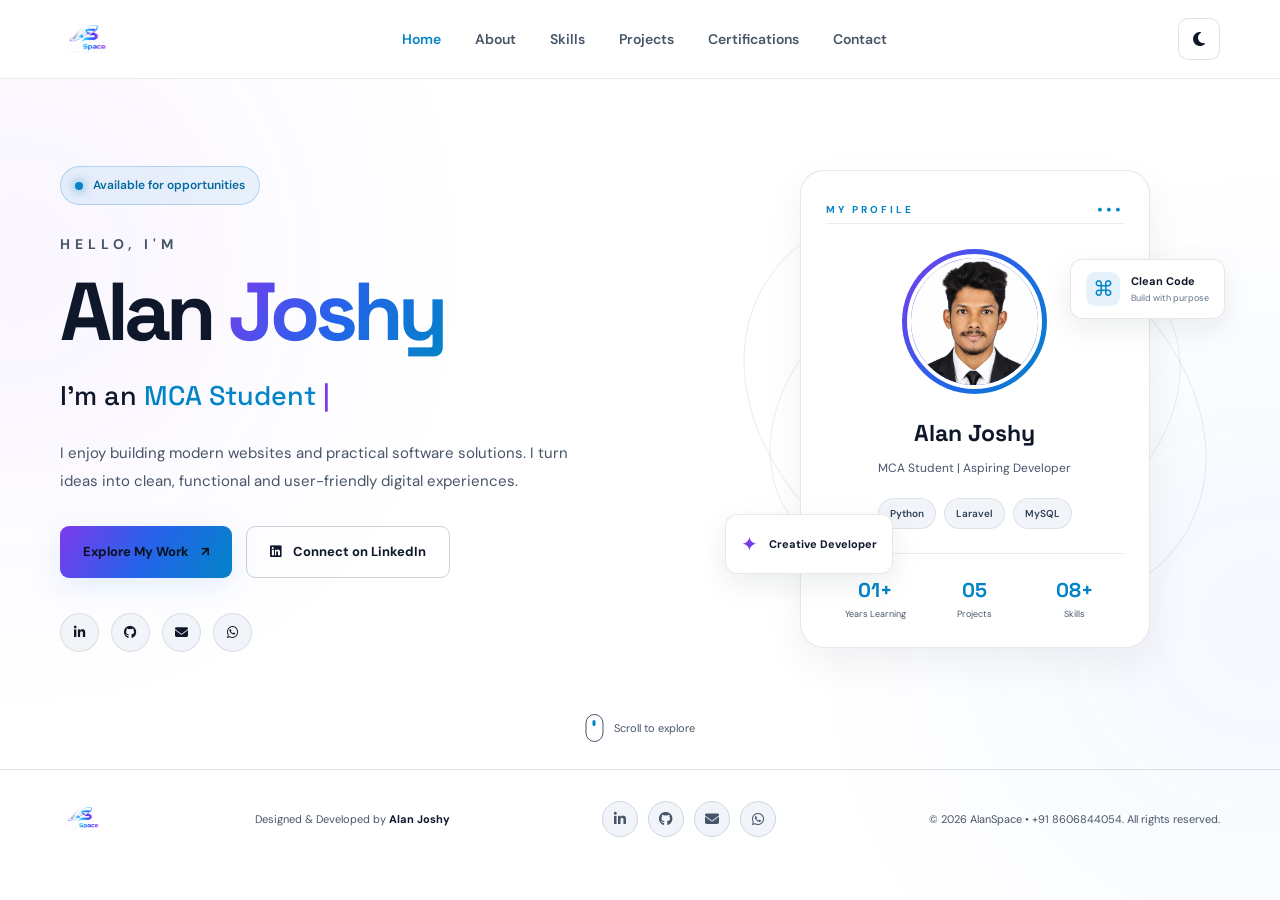
<file: index.html>
<!DOCTYPE html>
<html lang="en">
<head>
    <meta charset="UTF-8">
    <meta name="viewport" content="width=device-width, initial-scale=1.0">
    <meta name="description" content="Alan Joshy - MCA student and aspiring software developer. Explore my skills, projects and portfolio.">

    <title>AlanSpace | Alan Joshy</title>

    <link rel="preconnect" href="https://fonts.googleapis.com">
    <link rel="preconnect" href="https://fonts.gstatic.com" crossorigin>
    <link href="https://fonts.googleapis.com/css2?family=DM+Sans:wght@400;500;600;700&family=Space+Grotesk:wght@400;500;600;700&display=swap" rel="stylesheet">
    <link rel="stylesheet" href="https://cdnjs.cloudflare.com/ajax/libs/font-awesome/6.5.2/css/all.min.css">
    <link rel="icon" type="image/png" href="Assets/images/logo.png">
    <script>
        (function() {
            var saved = localStorage.getItem('theme');
            var pref = saved || (window.matchMedia('(prefers-color-scheme: light)').matches ? 'light' : 'dark');
            document.documentElement.setAttribute('data-theme', pref);
        })();
    </script>
    <link rel="stylesheet" href="Assets/css/style.css">
</head>
<body>

    <div class="background-glow glow-one"></div>
    <div class="background-glow glow-two"></div>

    <!-- Navigation -->
    <header class="header">
        <nav class="navbar container">
            <a href="#home" class="logo" aria-label="AlanSpace Home">
                <img src="Assets/images/logo.png" alt="AlanSpace" class="logo-img">
            </a>

            <button class="menu-toggle" id="menuToggle"
                aria-label="Open navigation menu" aria-expanded="false">
                <span></span>
                <span></span>
                <span></span>
            </button>

            <ul class="nav-links" id="navLinks">
                <li><a href="index.html" class="active">Home</a></li>
                <li><a href="about.html">About</a></li>
                <li><a href="about.html#skills">Skills</a></li>
                <li><a href="projects.html">Projects</a></li>
                <li><a href="certifications.html">Certifications</a></li>
                <li><a href="contact.html">Contact</a></li>
            </ul>

            <div class="nav-actions">
                <button class="theme-toggle" id="themeToggle" type="button" aria-label="Toggle light and dark theme" title="Toggle white/black background">
                    <i class="fa-solid fa-sun"></i>
                </button>
            </div>
        </nav>
    </header>

    <main>

        <!-- Hero Section -->
        <section class="hero section" id="home">
            <div class="container hero-grid">

                <div class="hero-content reveal">
                    <div class="availability">
                        <span class="status-dot"></span>
                        Available for opportunities
                    </div>

                    <p class="intro-text">HELLO, I'M</p>

                    <h1>
                        Alan <span class="gradient-text">Joshy</span>
                    </h1>

                    <h2>
                        I'm an <span id="typingText">MCA Student</span>
                        <span class="typing-cursor">|</span>
                    </h2>

                    <p class="hero-description">
                        I enjoy building modern websites and practical
                        software solutions. I turn ideas into clean,
                        functional and user-friendly digital experiences.
                    </p>

                    <div class="hero-buttons">
                        <a href="about.html#projects" class="btn btn-primary">
                            Explore My Work <span>↗</span>
                        </a>

                        <a href="https://www.linkedin.com/in/alan-joshy-00505a39b?utm_source=share_via&utm_content=profile&utm_medium=member_android" class="btn btn-outline" target="_blank" rel="noopener noreferrer"><i class="fa-brands fa-linkedin"></i> Connect on LinkedIn</a>
                    </div>

                    <div class="social-links">
                        <a href="https://www.linkedin.com/in/alan-joshy-00505a39b" target="_blank"
                           rel="noopener noreferrer" aria-label="LinkedIn" title="Connect on LinkedIn">
                            <i class="fa-brands fa-linkedin-in"></i>
                        </a>
                        <a href="https://github.com/alanjoshy8606-cell" target="_blank"
                           rel="noopener noreferrer" aria-label="GitHub" title="GitHub">
                            <i class="fa-brands fa-github"></i>
                        </a>
                        <a href="mailto:alanjoshymukalel8606@gmail.com"
                           aria-label="Email" title="Email Alan Joshy">
                            <i class="fa-solid fa-envelope"></i>
                        </a>
                        <a href="https://wa.me/918606844054" target="_blank"
                           rel="noopener noreferrer" aria-label="WhatsApp" title="Chat on WhatsApp">
                            <i class="fa-brands fa-whatsapp"></i>
                        </a>
                    </div>
                </div>

                <!-- Profile Visual -->
                <div class="hero-visual reveal">
                    <div class="orbit orbit-one"></div>
                    <div class="orbit orbit-two"></div>

                    <div class="profile-card">
                        <div class="profile-top">
                            <span class="profile-label">MY PROFILE</span>
                            <span class="profile-menu">•••</span>
                        </div>

                        <div class="profile-image">
                            <img src="Assets/images/profile.jpg"
                                 alt="Alan Joshy profile photo"
                                 onerror="this.style.display='none'; this.nextElementSibling.style.display='grid';">

                            <div class="profile-fallback">AJ</div>
                        </div>

                        <h3>Alan Joshy</h3>
                        <p>MCA Student | Aspiring Developer</p>

                        <div class="profile-tags">
                            <span>Python</span>
                            <span>Laravel</span>
                            <span>MySQL</span>
                        </div>

                        <div class="profile-bottom">
                            <div>
                                <strong>01+</strong>
                                <small>Years Learning</small>
                            </div>
                            <div>
                                <strong>05</strong>
                                <small>Projects</small>
                            </div>
                            <div>
                                <strong>08+</strong>
                                <small>Skills</small>
                            </div>
                        </div>
                    </div>

                    <div class="floating-card floating-code">
                        <span class="floating-icon">⌘</span>
                        <div>
                            <strong>Clean Code</strong>
                            <small>Build with purpose</small>
                        </div>
                    </div>

                    <div class="floating-card floating-tech">
                        <span>✦</span>
                        <strong>Creative Developer</strong>
                    </div>
                </div>

            </div>

            <a href="about.html" class="scroll-indicator">
                <span></span> Scroll to explore
            </a>
        </section>

    </main>

    <!-- Footer -->
    <footer class="footer">
        <div class="container footer-content">
            <a href="#home" class="logo" aria-label="AlanSpace Home">
                <img src="Assets/images/logo.png" alt="AlanSpace" class="logo-img">
            </a>

            <p>Designed & Developed by <strong>Alan Joshy</strong></p>

            <div class="footer-socials">
                <a href="https://www.linkedin.com/in/alan-joshy-00505a39b" target="_blank" rel="noopener noreferrer" aria-label="LinkedIn" title="Connect on LinkedIn">
                    <i class="fa-brands fa-linkedin-in"></i>
                </a>
                <a href="https://github.com/alanjoshy8606-cell" target="_blank" rel="noopener noreferrer" aria-label="GitHub" title="GitHub">
                    <i class="fa-brands fa-github"></i>
                </a>
                <a href="mailto:alanjoshymukalel8606@gmail.com" aria-label="Email" title="Email Alan Joshy">
                    <i class="fa-solid fa-envelope"></i>
                </a>
                <a href="https://wa.me/918606844054" target="_blank" rel="noopener noreferrer" aria-label="WhatsApp" title="Chat on WhatsApp">
                    <i class="fa-brands fa-whatsapp"></i>
                </a>
            </div>

            <p>© <span id="year"></span> AlanSpace • <a href="tel:+918606844054" class="footer-phone-link">+91 8606844054</a>. All rights reserved.</p>
        </div>
    </footer>

    <button class="back-to-top" id="backToTop"
        aria-label="Back to top">↑</button>

    <script src="Assets/js/script.js"></script>
</body>
</html>
</file>
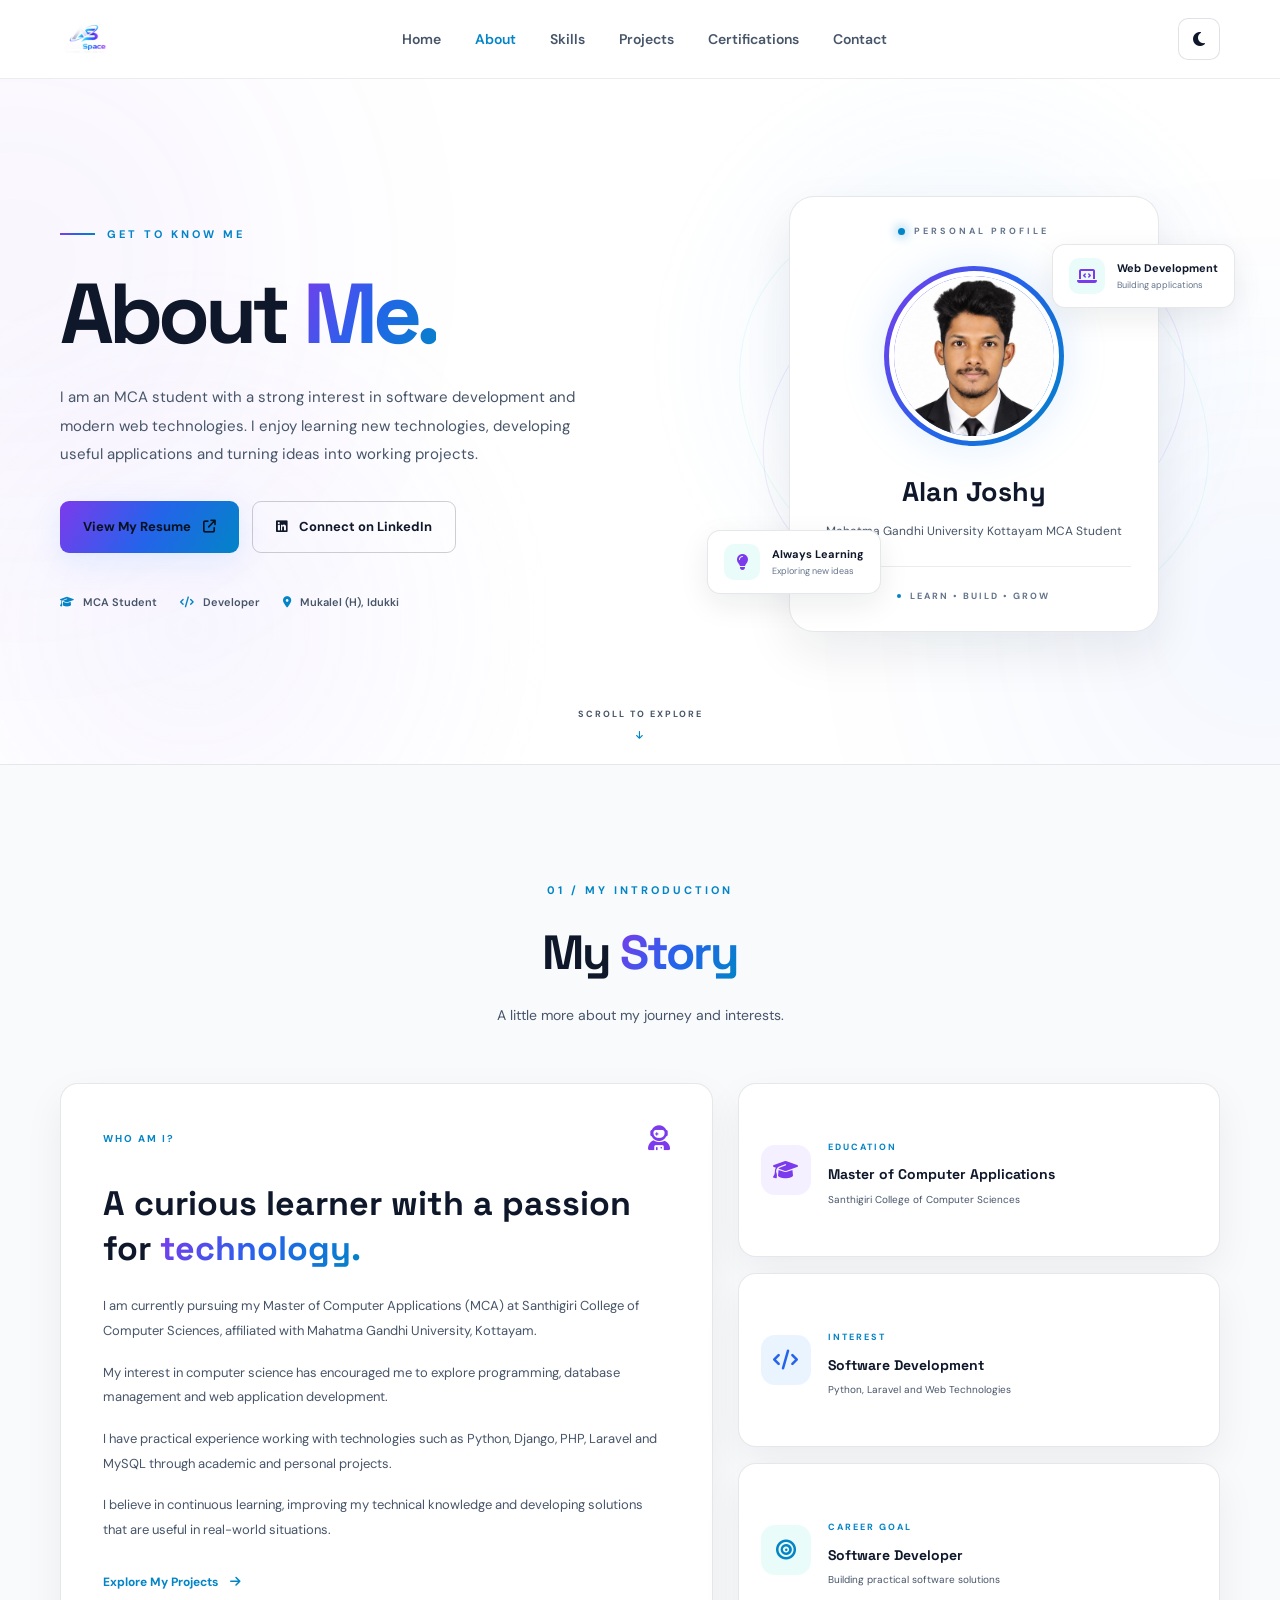
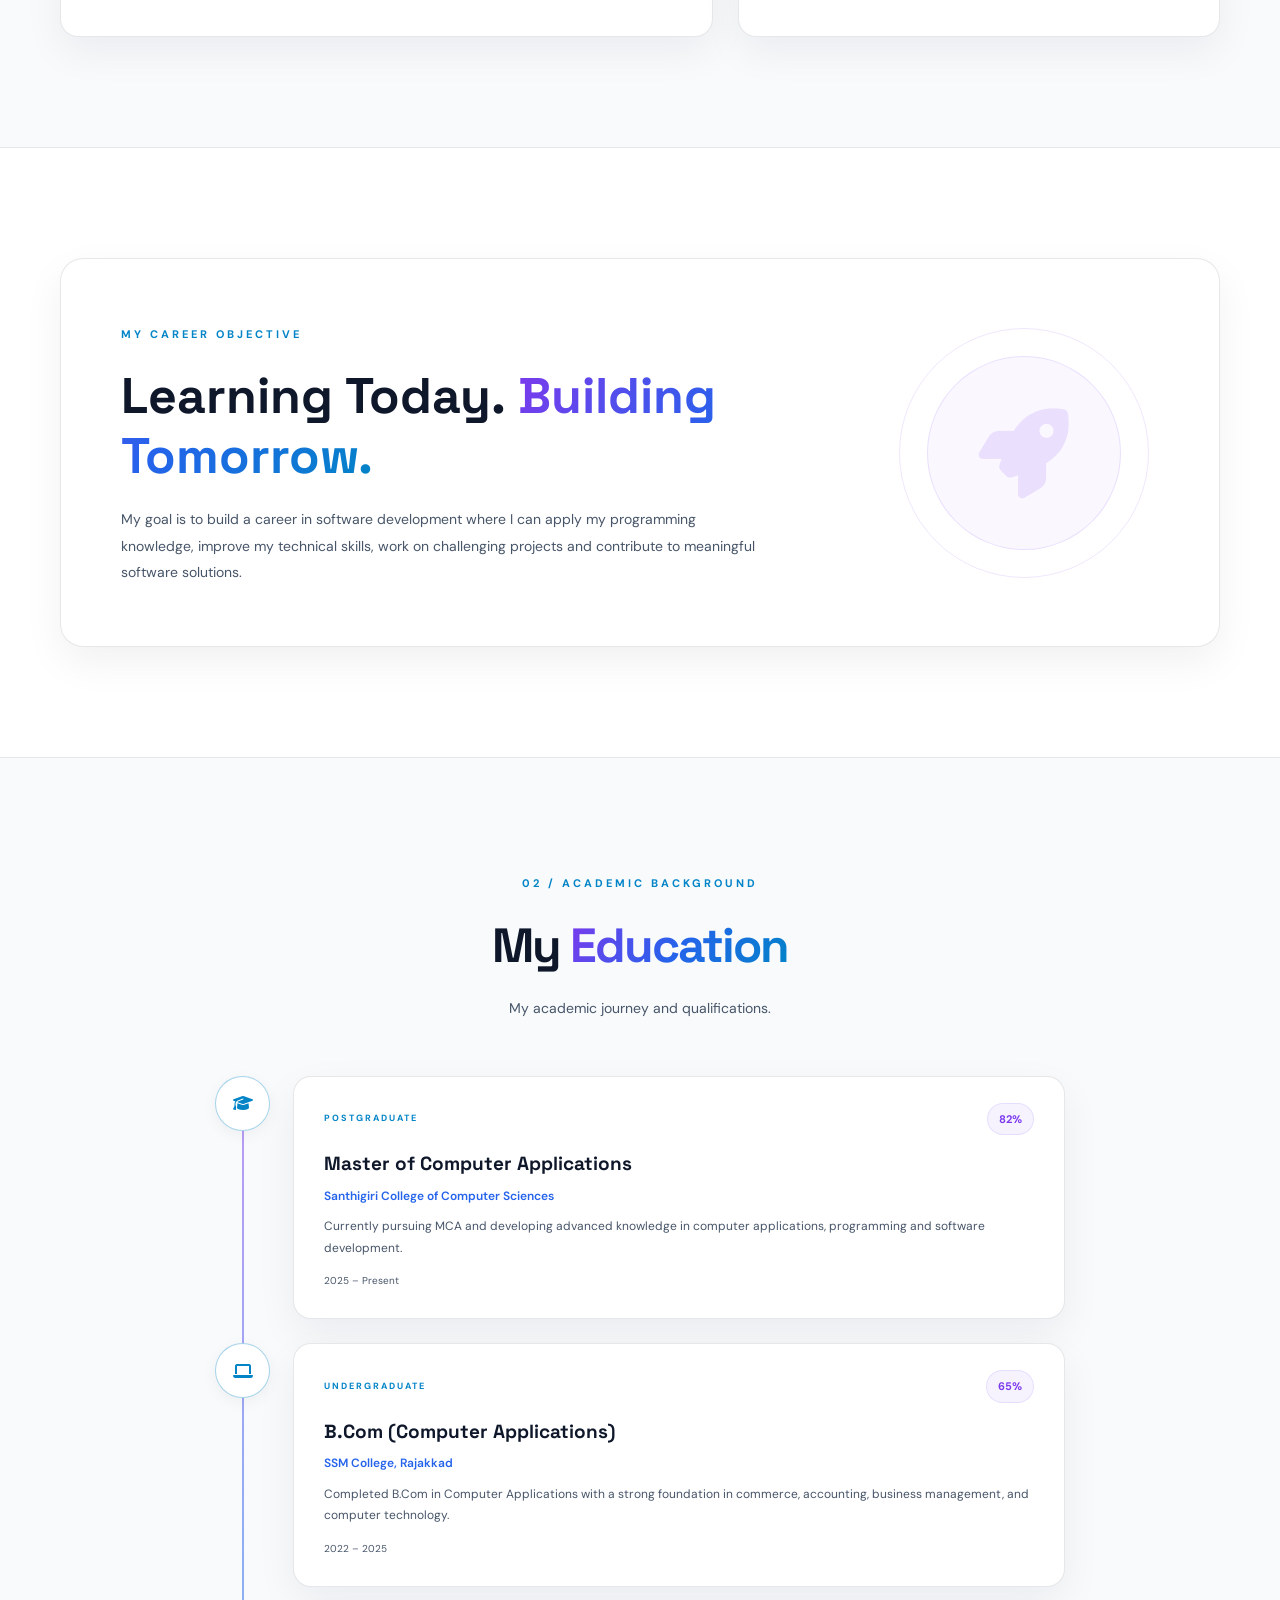
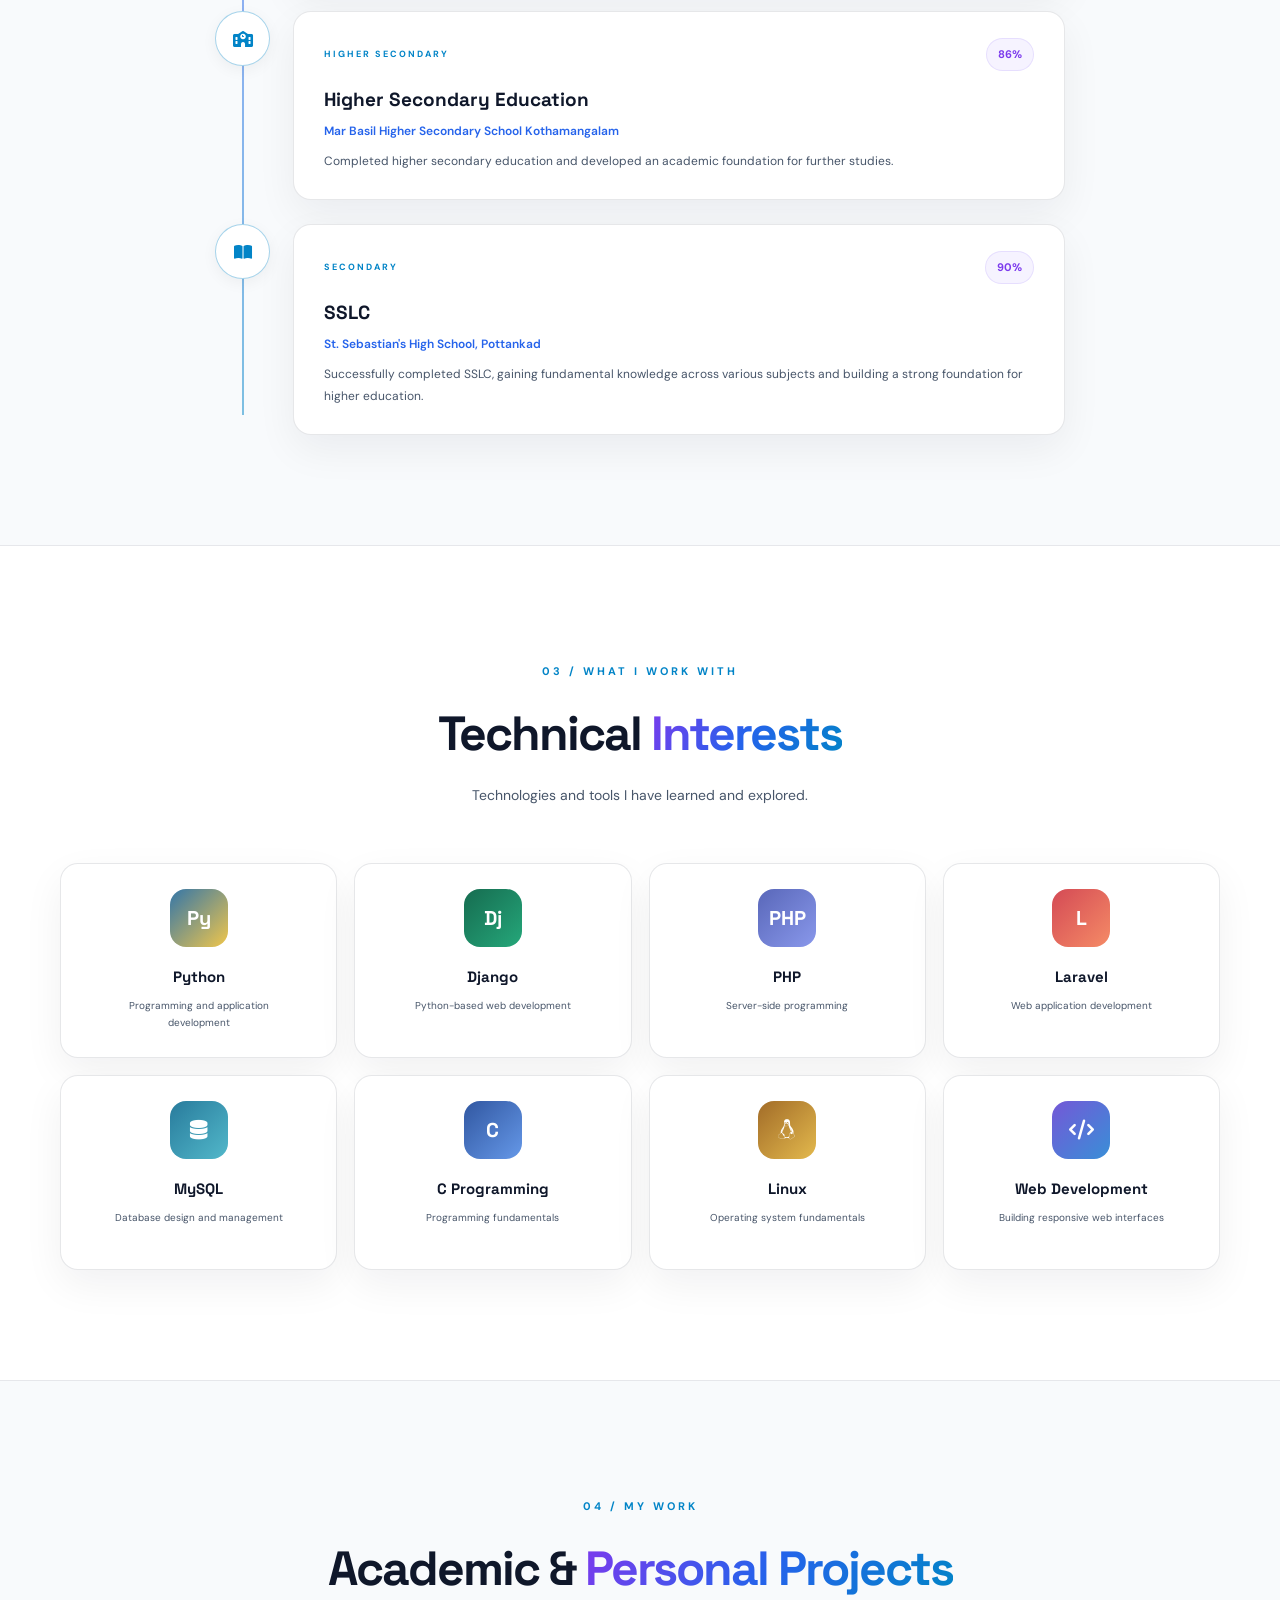
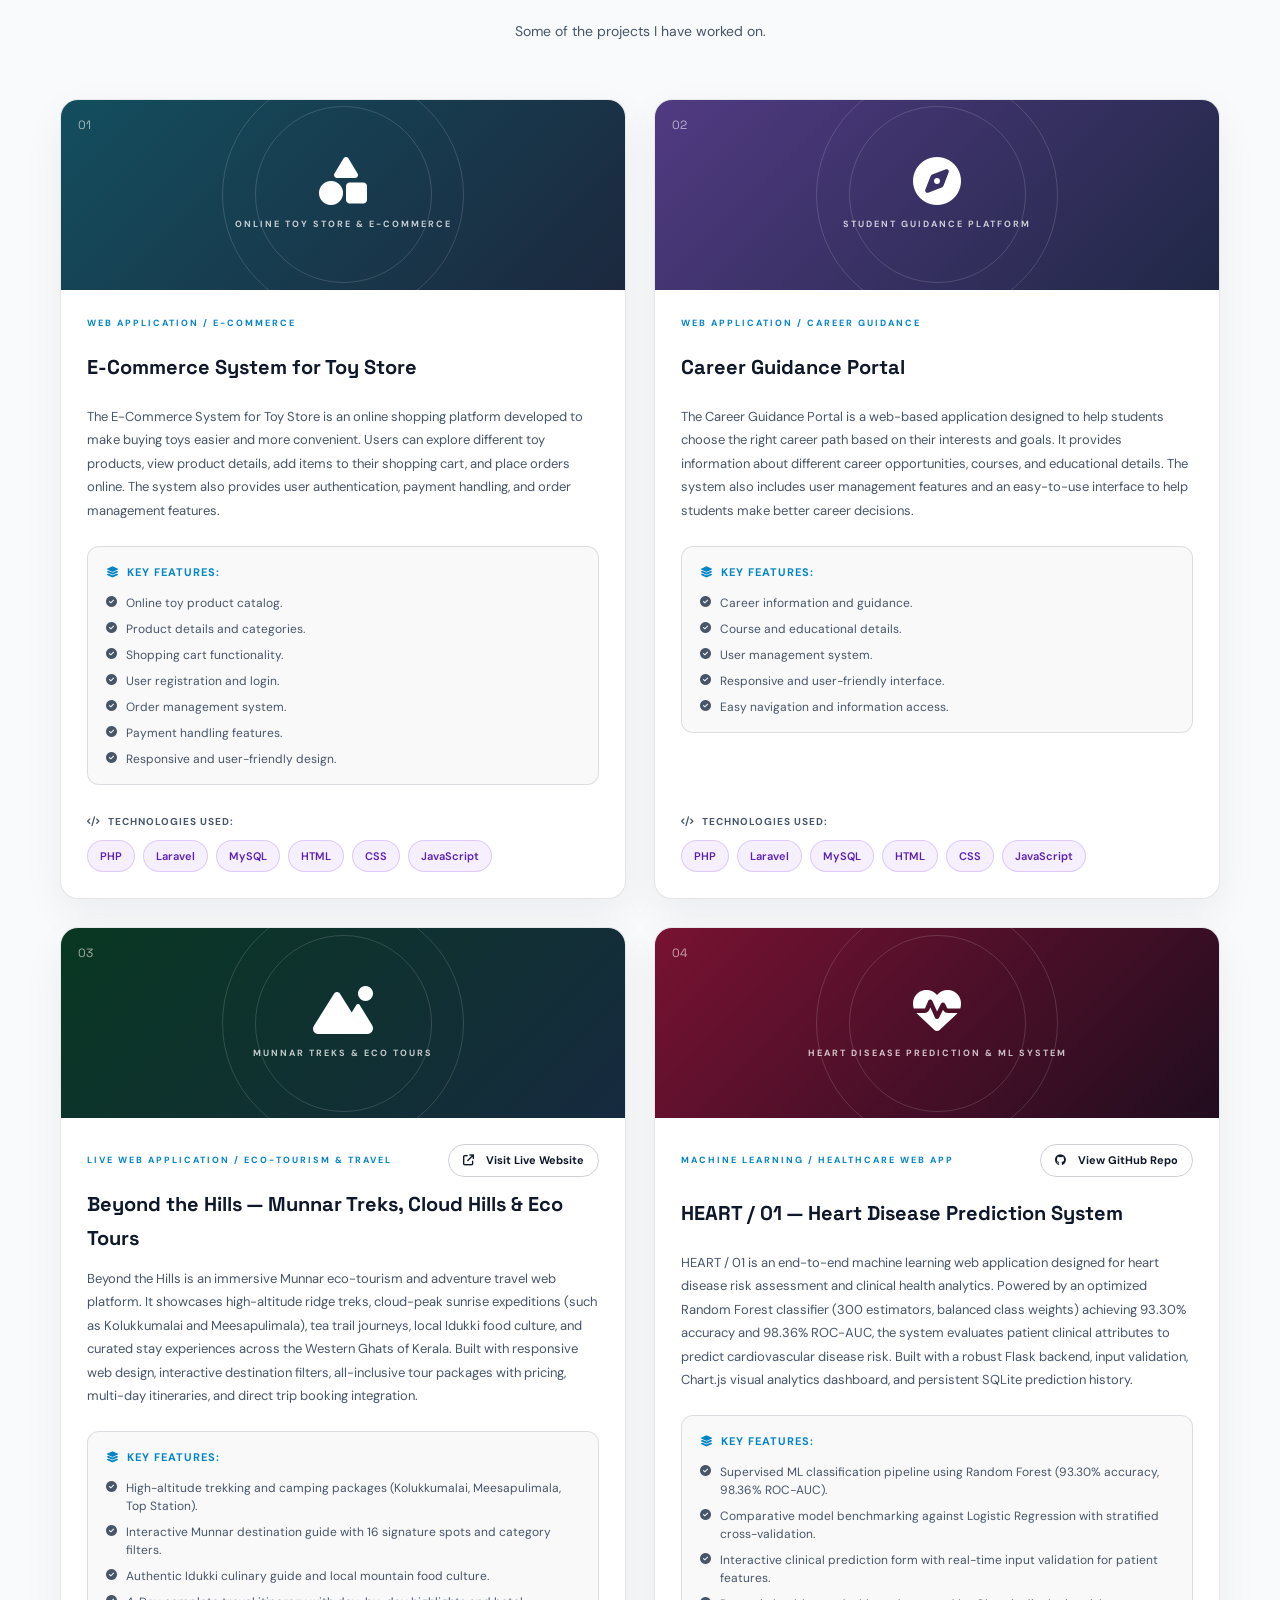
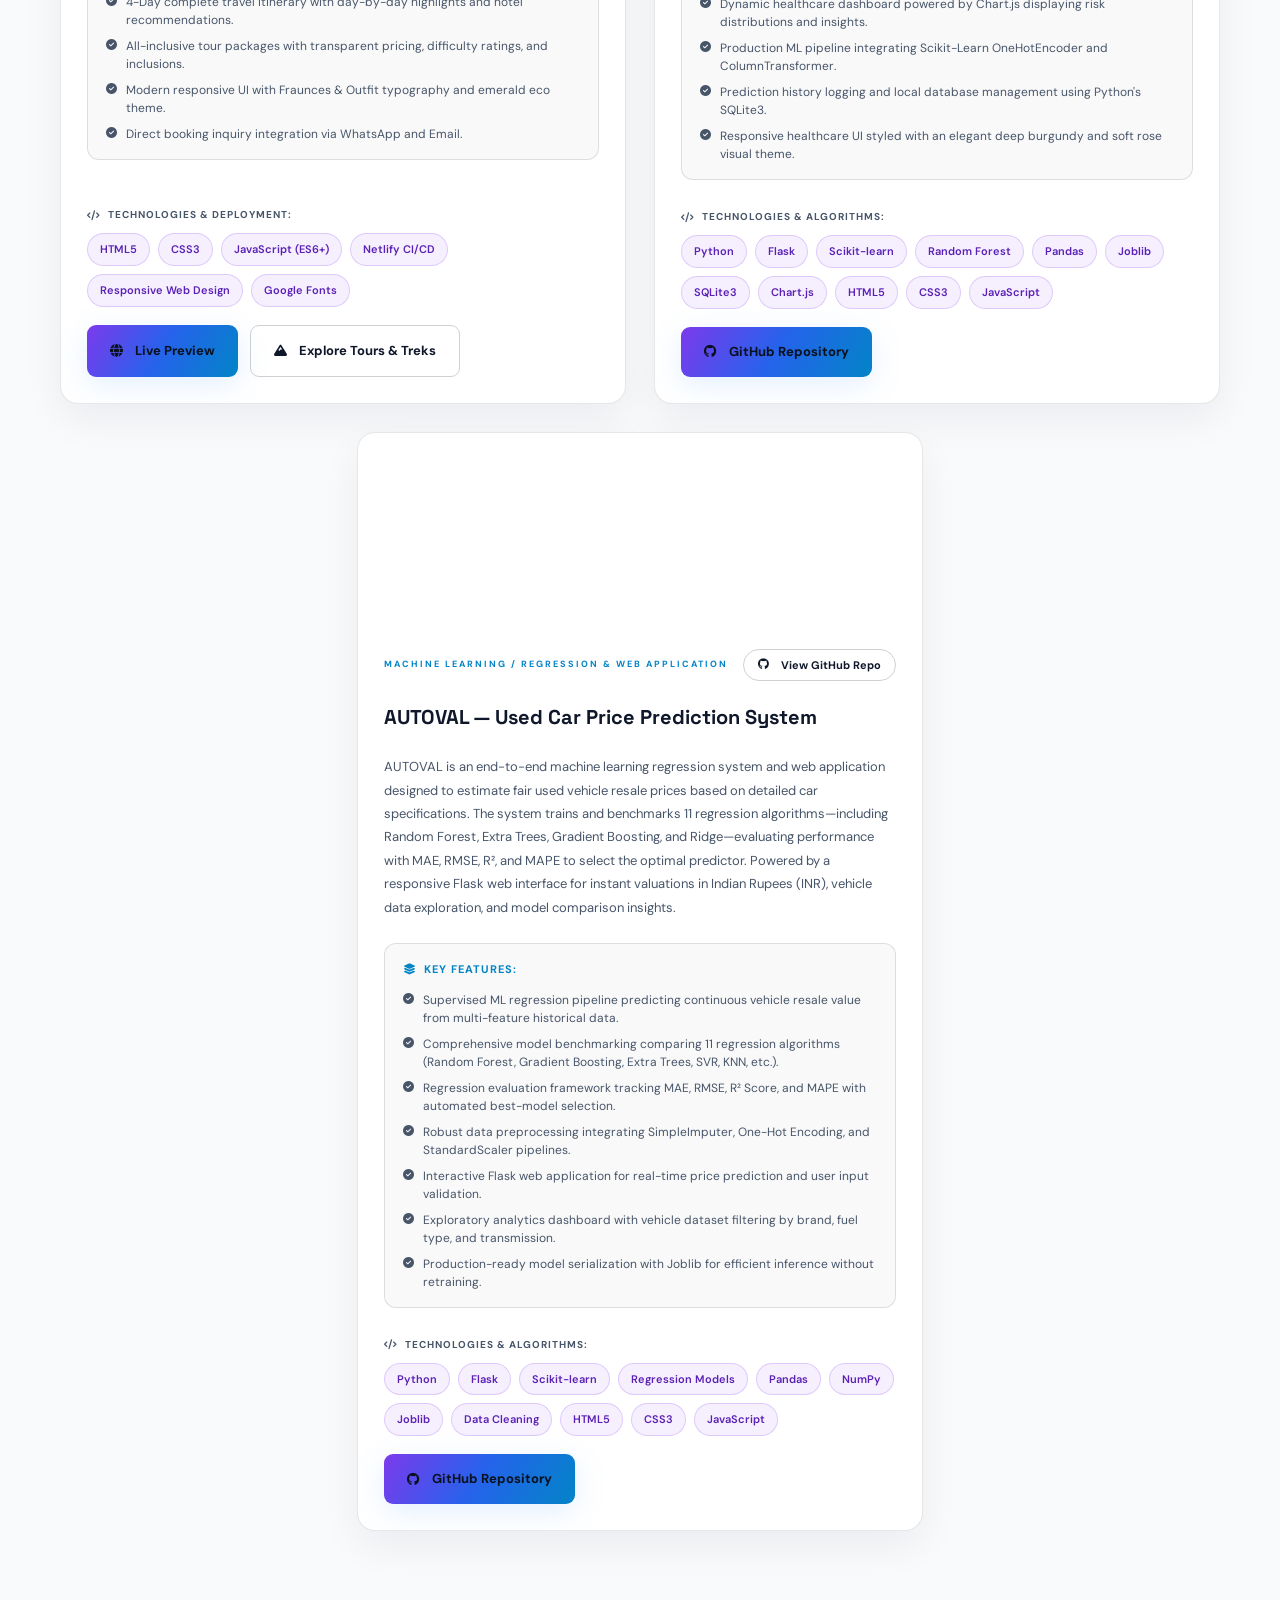
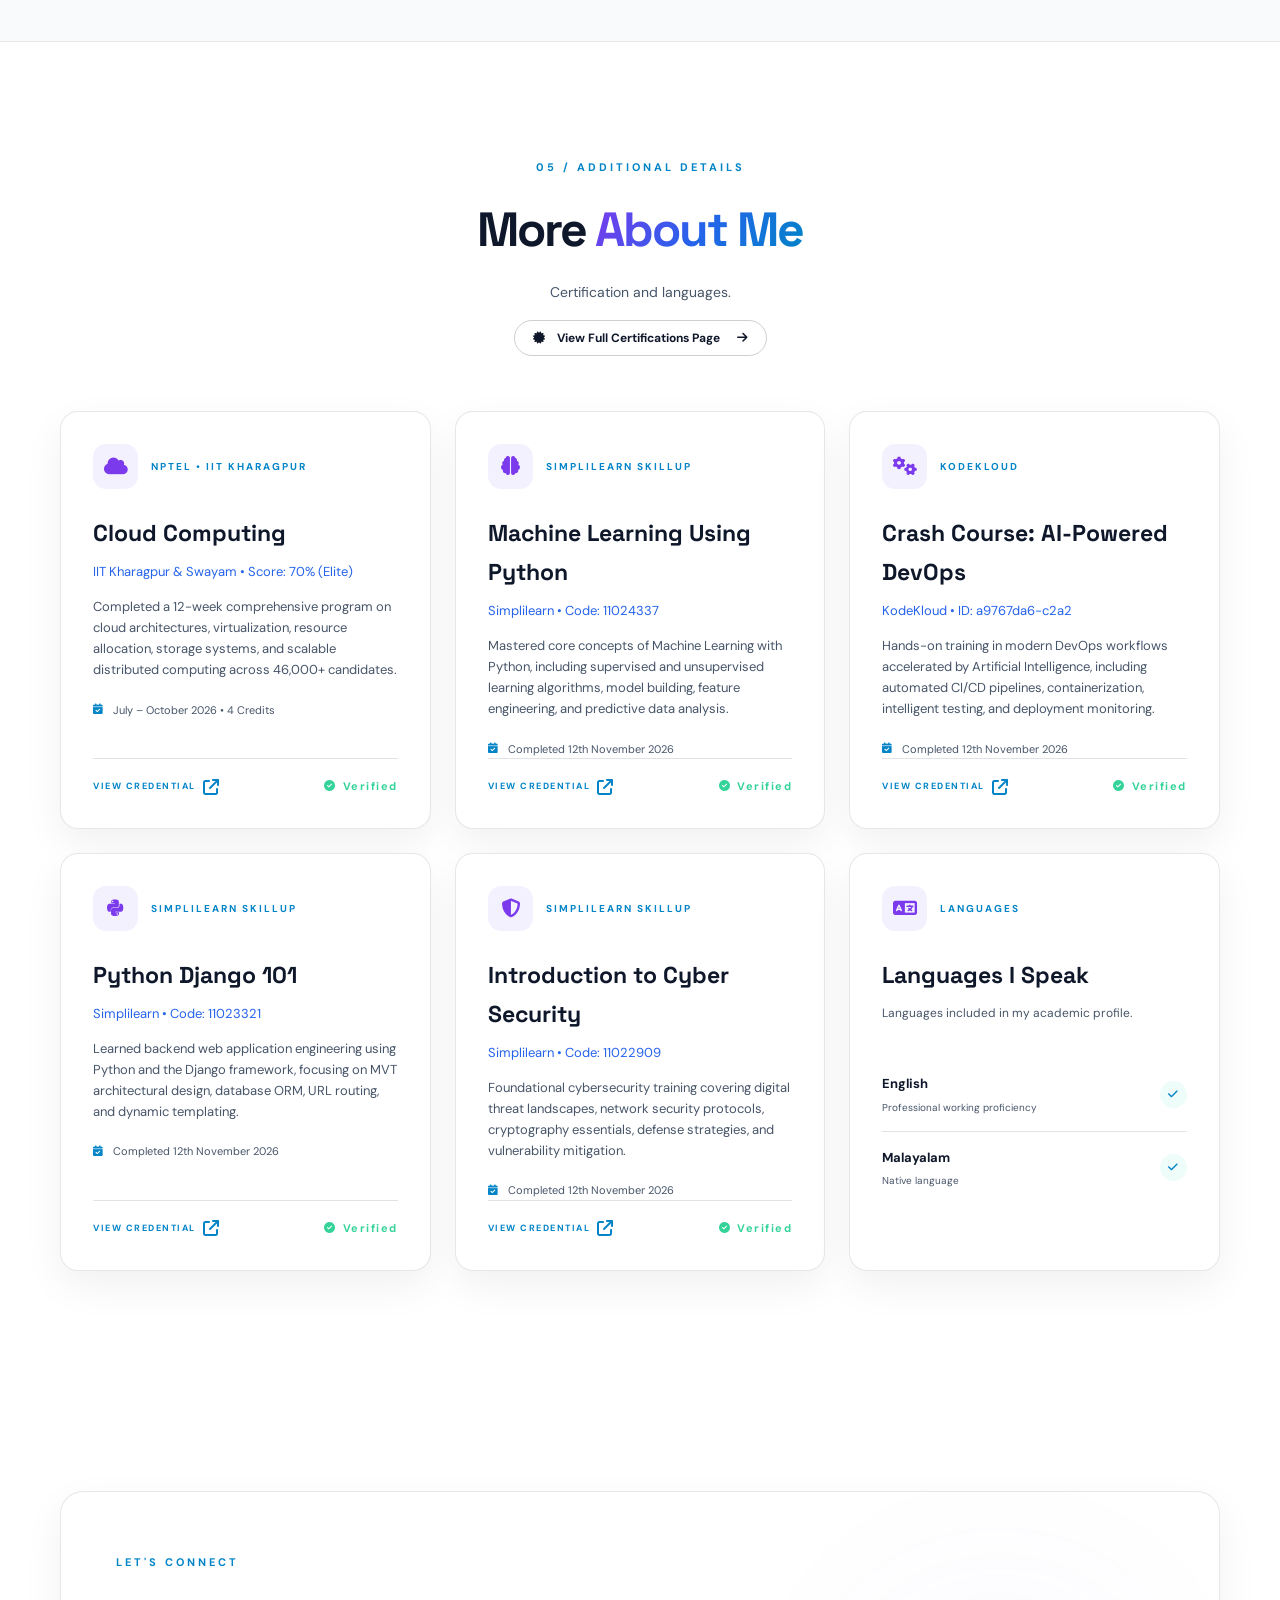
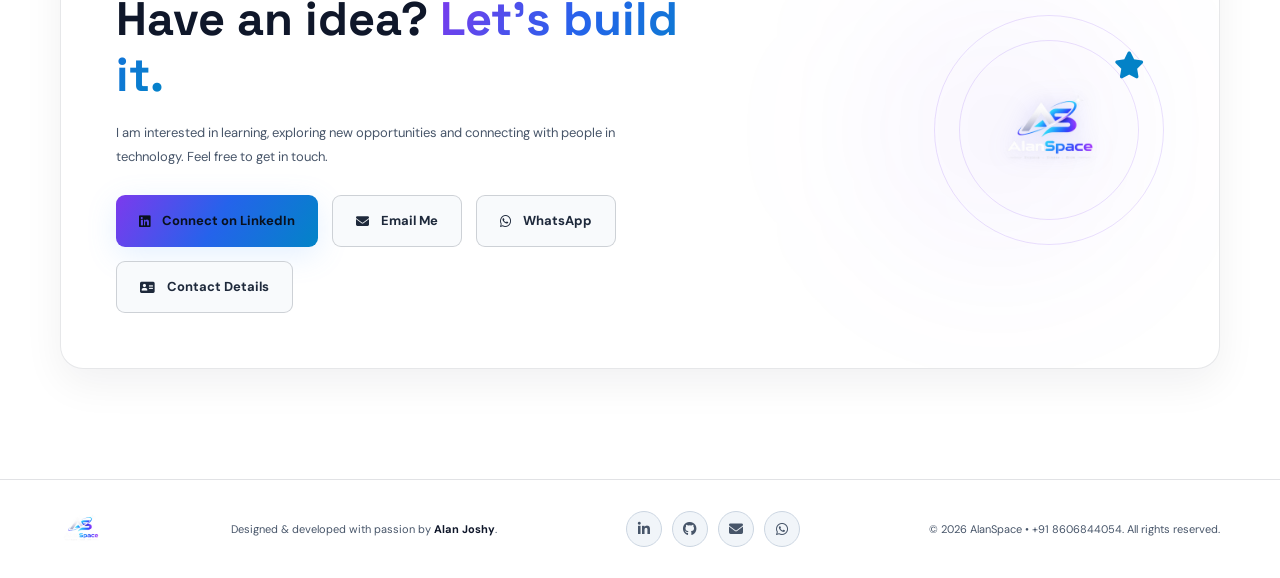
<file: about.html>
<!DOCTYPE html>
<html lang="en">
<head>
    <meta charset="UTF-8">
    <meta name="viewport" content="width=device-width, initial-scale=1.0">

    <title>About Me | AlanSpace</title>

    <meta name="description" content="Learn more about my education, technical interests, projects and career goals.">

    <!-- Google Fonts -->
    <link rel="preconnect" href="https://fonts.googleapis.com">
    <link rel="preconnect" href="https://fonts.gstatic.com" crossorigin>

    <link href="https://fonts.googleapis.com/css2?family=DM+Sans:wght@400;500;600;700&family=Space+Grotesk:wght@400;500;600;700&display=swap" rel="stylesheet">

    <!-- Font Awesome -->
    <link rel="stylesheet"
          href="https://cdnjs.cloudflare.com/ajax/libs/font-awesome/6.5.2/css/all.min.css">

    <link rel="icon" type="image/png" href="Assets/images/logo.png">
    <script>
        (function() {
            var saved = localStorage.getItem('theme');
            var pref = saved || (window.matchMedia('(prefers-color-scheme: light)').matches ? 'light' : 'dark');
            document.documentElement.setAttribute('data-theme', pref);
        })();
    </script>

    <!-- Main CSS -->
    <link rel="stylesheet" href="Assets/css/style.css">

    <!-- About CSS -->
    <link rel="stylesheet" href="Assets/css/about.css">
</head>

<body class="about-page">

    <!-- Background Effects -->
    <div class="background-glow glow-one"></div>
    <div class="background-glow glow-two"></div>

    <!-- ================= HEADER ================= -->

    <header class="header">
        <nav class="navbar container">

            <a href="index.html" class="logo" aria-label="AlanSpace Home">
                <img src="Assets/images/logo.png" alt="AlanSpace" class="logo-img">
            </a>

            <ul class="nav-links" id="navLinks">
                <li><a href="index.html">Home</a></li>
                <li><a href="about.html" class="active">About</a></li>
                <li><a href="#skills">Skills</a></li>
                <li><a href="projects.html">Projects</a></li>
                <li><a href="certifications.html">Certifications</a></li>
                <li><a href="contact.html">Contact</a></li>
            </ul>

            <div class="nav-actions">
                <button class="theme-toggle" id="themeToggle" type="button" aria-label="Toggle light and dark theme" title="Toggle white/black background">
                    <i class="fa-solid fa-sun"></i>
                </button>
            </div>

            <button class="menu-toggle"
                    id="menuToggle"
                    type="button"
                    aria-label="Open navigation menu"
                    aria-expanded="false"
                    aria-controls="navLinks">
                <span></span>
                <span></span>
                <span></span>
            </button>

        </nav>
    </header>


    <main>

        <!-- ================= HERO ================= -->

        <section class="about-hero">

            <div class="container about-hero-grid">

                <div class="about-hero-content reveal">

                    <div class="about-eyebrow">
                        <span class="eyebrow-line"></span>
                        GET TO KNOW ME
                    </div>

                    <h1>
                        About <span class="gradient-text">Me.</span>
                    </h1>

                    <p class="about-hero-description">
                        I am an MCA student with a strong interest in software
                        development and modern web technologies. I enjoy
                        learning new technologies, developing useful
                        applications and turning ideas into working projects.
                    </p>

                    <div class="about-hero-actions">

                        <a href="Assets/documents/ALAN_JOSHY_CVV1.pdf"    

                           class="btn btn-primary"
                           target="_blank"
                           rel="noopener">
                            View My Resume
                            <i class="fa-solid fa-arrow-up-right-from-square"></i>
                        </a>

                        <a href="https://www.linkedin.com/in/alan-joshy-00505a39b" class="btn btn-outline" target="_blank" rel="noopener noreferrer" title="Connect on LinkedIn"><i class="fa-brands fa-linkedin"></i> Connect on LinkedIn</a>

                    </div>

                    <div class="about-quick-info">

                        <div>
                            <i class="fa-solid fa-graduation-cap"></i>
                            MCA Student
                        </div>

                        <div>
                            <i class="fa-solid fa-code"></i>
                            Developer
                        </div>

                        <div>
                            <i class="fa-solid fa-location-dot"></i>
                            Mukalel (H), Idukki
                        </div>

                    </div>

                </div>


                <!-- Profile Card -->

                <div class="about-hero-visual reveal">

                    <div class="about-orbit orbit-a"></div>
                    <div class="about-orbit orbit-b"></div>

                    <div class="about-image-frame">

                        <div class="image-top-label">
                            <span class="status-dot"></span>
                            PERSONAL PROFILE
                        </div>

                        <div class="about-profile-image">
                            <img src="Assets/images/profile.png"
                                 alt="My profile photo"
                                 onerror="this.style.display='none'; this.nextElementSibling.style.display='grid';">

                            <div class="about-image-fallback">
                                AJ
                            </div>
                        </div>

                        <h2>Alan Joshy</h2>

                        <p>Mahatma Gandhi University Kottayam MCA Student</p>

                        <div class="image-bottom-label">
                            <span class="label-dot"></span>
                            LEARN • BUILD • GROW
                        </div>

                    </div>

                    <div class="floating-note note-top">
                        <i class="fa-solid fa-laptop-code"></i>
                        <div>
                            <strong>Web Development</strong>
                            <small>Building applications</small>
                        </div>
                    </div>

                    <div class="floating-note note-bottom">
                        <i class="fa-solid fa-lightbulb"></i>
                        <div>
                            <strong>Always Learning</strong>
                            <small>Exploring new ideas</small>
                        </div>
                    </div>

                </div>

            </div>

            <div class="about-hero-bottom">
                <span>SCROLL TO EXPLORE</span>
                <i class="fa-solid fa-arrow-down"></i>
            </div>

        </section>


        <!-- ================= MY STORY ================= -->

        <section class="section about-story-section">

            <div class="container">

                <div class="section-heading reveal">
                    <span class="section-label">01 / MY INTRODUCTION</span>
                    <h2>My <span class="gradient-text">Story</span></h2>
                    <p>A little more about my journey and interests.</p>
                </div>


                <div class="story-layout">

                    <div class="story-main-card reveal">

                        <div class="story-card-top">
                            <span class="card-index">WHO AM I?</span>
                            <i class="fa-solid fa-user-astronaut"></i>
                        </div>

                        <h3>
                            A curious learner with a passion for
                            <span class="gradient-text">technology.</span>
                        </h3>

                        <p>
                            I am currently pursuing my Master of Computer
                            Applications (MCA) at Santhigiri College of
                            Computer Sciences, affiliated with Mahatma Gandhi
                            University, Kottayam.
                        </p>

                        <p>
                            My interest in computer science has encouraged
                            me to explore programming, database management
                            and web application development.
                        </p>

                        <p>
                            I have practical experience working with
                            technologies such as Python, Django, PHP,
                            Laravel and MySQL through academic and personal
                            projects.
                        </p>

                        <p>
                            I believe in continuous learning, improving my
                            technical knowledge and developing solutions
                            that are useful in real-world situations.
                        </p>

                        <a href="index.html#projects" class="story-link">
                            Explore My Projects
                            <i class="fa-solid fa-arrow-right"></i>
                        </a>

                    </div>


                    <div class="story-side">

                        <div class="story-info-card reveal">

                            <div class="story-info-icon purple-icon">
                                <i class="fa-solid fa-graduation-cap"></i>
                            </div>

                            <div>
                                <span>EDUCATION</span>
                                <h4>Master of Computer Applications</h4>
                                <p>Santhigiri College of Computer Sciences</p>
                            </div>

                        </div>


                        <div class="story-info-card reveal">

                            <div class="story-info-icon blue-icon">
                                <i class="fa-solid fa-code"></i>
                            </div>

                            <div>
                                <span>INTEREST</span>
                                <h4>Software Development</h4>
                                <p>Python, Laravel and Web Technologies</p>
                            </div>

                        </div>


                        <div class="story-info-card reveal">

                            <div class="story-info-icon cyan-icon">
                                <i class="fa-solid fa-bullseye"></i>
                            </div>

                            <div>
                                <span>CAREER GOAL</span>
                                <h4>Software Developer</h4>
                                <p>Building practical software solutions</p>
                            </div>

                        </div>

                    </div>

                </div>

            </div>

        </section>


        <!-- ================= CAREER OBJECTIVE ================= -->

        <section class="section objective-section">

            <div class="container">

                <div class="objective-card reveal">

                    <div class="objective-content">

                        <span class="section-label">MY CAREER OBJECTIVE</span>

                        <h2>
                            Learning Today.
                            <span class="gradient-text">Building Tomorrow.</span>
                        </h2>

                        <p>
                            My goal is to build a career in software
                            development where I can apply my programming
                            knowledge, improve my technical skills, work
                            on challenging projects and contribute to
                            meaningful software solutions.
                        </p>

                    </div>

                    <div class="objective-decoration">
                        <div class="objective-circle circle-one"></div>
                        <div class="objective-circle circle-two"></div>
                        <i class="fa-solid fa-rocket"></i>
                    </div>

                </div>

            </div>

        </section>


        <!-- ================= EDUCATION ================= -->

        <section class="section education-section">

            <div class="container">

                <div class="section-heading reveal">
                    <span class="section-label">02 / ACADEMIC BACKGROUND</span>
                    <h2>My <span class="gradient-text">Education</span></h2>
                    <p>My academic journey and qualifications.</p>
                </div>


                <div class="education-timeline">

                    <div class="education-item reveal">

                        <div class="education-marker">
                            <i class="fa-solid fa-graduation-cap"></i>
                        </div>

                        <div class="education-card">

                            <div class="education-top">
                                <span class="education-level">POSTGRADUATE</span>
                                <span class="education-score">82%</span>
                            </div>

                            <h3>Master of Computer Applications</h3>

                            <h4>Santhigiri College of Computer Sciences</h4>

                            <p>
                                Currently pursuing MCA and developing
                                advanced knowledge in computer applications,
                                programming and software development.
                            </p>

                            <span class="education-period">2025 – Present</span>

                        </div>

                    </div>


                    <div class="education-item reveal">

                        <div class="education-marker">
                            <i class="fa-solid fa-laptop"></i>
                        </div>

                        <div class="education-card">

                            <div class="education-top">
                                <span class="education-level">UNDERGRADUATE</span>
                                <span class="education-score">65%</span>
                            </div>

                            <h3>B.Com (Computer Applications)</h3>

                            <h4>SSM College, Rajakkad</h4>

                            <p>
                                Completed B.Com in Computer Applications with a strong foundation in commerce, accounting, business management, and computer technology.
                            </p>

                            <span class="education-period">2022 – 2025</span>

                        </div>

                    </div>


                    <div class="education-item reveal">

                        <div class="education-marker">
                            <i class="fa-solid fa-school"></i>
                        </div>

                        <div class="education-card">

                            <div class="education-top">
                                <span class="education-level">HIGHER SECONDARY</span>
                                <span class="education-score">86%</span>
                            </div>

                            <h3>Higher Secondary Education</h3>

                            <h4>Mar Basil Higher Secondary School Kothamangalam</h4>

                            <p>
                                Completed higher secondary education and
                                developed an academic foundation for
                                further studies.
                            </p>

                        </div>

                    </div>


                    <div class="education-item reveal">

                        <div class="education-marker">
                            <i class="fa-solid fa-book-open"></i>
                        </div>

                        <div class="education-card">

                            <div class="education-top">
                                <span class="education-level">SECONDARY</span>
                                <span class="education-score">90%</span>
                            </div>

                            <h3>SSLC</h3>

                            <h4>St. Sebastian's High School, Pottankad</h4>

                            <p>
                               Successfully completed SSLC, gaining fundamental knowledge across various subjects and building a strong foundation for higher education.
                            </p>

                        </div>

                    </div>

                </div>

            </div>

        </section>


        <!-- ================= TECHNICAL INTERESTS ================= -->

        <section class="section interests-section" id="skills">

            <div class="container">

                <div class="section-heading reveal">
                    <span class="section-label">03 / WHAT I WORK WITH</span>
                    <h2>Technical <span class="gradient-text">Interests</span></h2>
                    <p>Technologies and tools I have learned and explored.</p>
                </div>


                <div class="interest-grid">

                    <div class="interest-card reveal">
                        <div class="interest-icon python-icon">Py</div>
                        <h3>Python</h3>
                        <p>Programming and application development</p>
                    </div>

                    <div class="interest-card reveal">
                        <div class="interest-icon django-icon">Dj</div>
                        <h3>Django</h3>
                        <p>Python-based web development</p>
                    </div>

                    <div class="interest-card reveal">
                        <div class="interest-icon php-icon">PHP</div>
                        <h3>PHP</h3>
                        <p>Server-side programming</p>
                    </div>

                    <div class="interest-card reveal">
                        <div class="interest-icon laravel-icon">L</div>
                        <h3>Laravel</h3>
                        <p>Web application development</p>
                    </div>

                    <div class="interest-card reveal">
                        <div class="interest-icon mysql-icon">
                            <i class="fa-solid fa-database"></i>
                        </div>
                        <h3>MySQL</h3>
                        <p>Database design and management</p>
                    </div>

                    <div class="interest-card reveal">
                        <div class="interest-icon c-icon">C</div>
                        <h3>C Programming</h3>
                        <p>Programming fundamentals</p>
                    </div>

                    <div class="interest-card reveal">
                        <div class="interest-icon linux-icon">
                            <i class="fa-brands fa-linux"></i>
                        </div>
                        <h3>Linux</h3>
                        <p>Operating system fundamentals</p>
                    </div>

                    <div class="interest-card reveal">
                        <div class="interest-icon web-icon">
                            <i class="fa-solid fa-code"></i>
                        </div>
                        <h3>Web Development</h3>
                        <p>Building responsive web interfaces</p>
                    </div>

                </div>

            </div>

        </section>


        <!-- ================= PROJECTS ================= -->

        <section class="section about-projects-section" id="projects">

            <div class="container">

                <div class="section-heading reveal">
                    <span class="section-label">04 / MY WORK</span>
                    <h2>Academic & <span class="gradient-text">Personal Projects</span></h2>
                    <p>Some of the projects I have worked on.</p>
                </div>


                                <div class="about-project-grid">

                    <!-- Project 1: E-Commerce System for Toy Store -->
                    <article class="about-project-card reveal">

                        <div class="about-project-art art-toystore">
                            <span class="project-art-number">01</span>
                            <i class="fa-solid fa-shapes"></i>
                            <span class="art-caption">ONLINE TOY STORE &amp; E-COMMERCE</span>
                        </div>

                        <div class="about-project-body">
                            <span class="project-type">WEB APPLICATION / E-COMMERCE</span>
                            <h3>E-Commerce System for Toy Store</h3>
                            <p>
                                The E-Commerce System for Toy Store is an online shopping platform developed to make buying toys easier and more convenient. Users can explore different toy products, view product details, add items to their shopping cart, and place orders online. The system also provides user authentication, payment handling, and order management features.
                            </p>

                            <div class="about-project-features">
                                <span class="features-title"><i class="fa-solid fa-layer-group"></i> Key Features:</span>
                                <ul>
                                    <li><i class="fa-solid fa-circle-check"></i> Online toy product catalog.</li>
                                    <li><i class="fa-solid fa-circle-check"></i> Product details and categories.</li>
                                    <li><i class="fa-solid fa-circle-check"></i> Shopping cart functionality.</li>
                                    <li><i class="fa-solid fa-circle-check"></i> User registration and login.</li>
                                    <li><i class="fa-solid fa-circle-check"></i> Order management system.</li>
                                    <li><i class="fa-solid fa-circle-check"></i> Payment handling features.</li>
                                    <li><i class="fa-solid fa-circle-check"></i> Responsive and user-friendly design.</li>
                                </ul>
                            </div>

                            <div class="about-project-tech-header">
                                <i class="fa-solid fa-code"></i> Technologies Used:
                            </div>
                            <div class="about-project-tags">
                                <span>PHP</span>
                                <span>Laravel</span>
                                <span>MySQL</span>
                                <span>HTML</span>
                                <span>CSS</span>
                                <span>JavaScript</span>
                            </div>

                        </div>

                    </article>


                    <!-- Project 2: Career Guidance Portal -->
                    <article class="about-project-card reveal">

                        <div class="about-project-art art-career">
                            <span class="project-art-number">02</span>
                            <i class="fa-solid fa-compass"></i>
                            <span class="art-caption">STUDENT GUIDANCE PLATFORM</span>
                        </div>

                        <div class="about-project-body">
                            <span class="project-type">WEB APPLICATION / CAREER GUIDANCE</span>
                            <h3>Career Guidance Portal</h3>
                            <p>
                                The Career Guidance Portal is a web-based application designed to help students choose the right career path based on their interests and goals. It provides information about different career opportunities, courses, and educational details. The system also includes user management features and an easy-to-use interface to help students make better career decisions.
                            </p>

                            <div class="about-project-features">
                                <span class="features-title"><i class="fa-solid fa-layer-group"></i> Key Features:</span>
                                <ul>
                                    <li><i class="fa-solid fa-circle-check"></i> Career information and guidance.</li>
                                    <li><i class="fa-solid fa-circle-check"></i> Course and educational details.</li>
                                    <li><i class="fa-solid fa-circle-check"></i> User management system.</li>
                                    <li><i class="fa-solid fa-circle-check"></i> Responsive and user-friendly interface.</li>
                                    <li><i class="fa-solid fa-circle-check"></i> Easy navigation and information access.</li>
                                </ul>
                            </div>

                            <div class="about-project-tech-header">
                                <i class="fa-solid fa-code"></i> Technologies Used:
                            </div>
                            <div class="about-project-tags">
                                <span>PHP</span>
                                <span>Laravel</span>
                                <span>MySQL</span>
                                <span>HTML</span>
                                <span>CSS</span>
                                <span>JavaScript</span>
                            </div>

                        </div>

                    </article>


                    <!-- Project 3: Beyond the Hills (Featured Live Web Application - Layer 2) -->
                    <article class="about-project-card reveal">

                        <div class="about-project-art art-hills">
                            <span class="project-art-number">03</span>
                            <i class="fa-solid fa-mountain-sun"></i>
                            <span class="art-caption">MUNNAR TREKS &amp; ECO TOURS</span>
                        </div>

                        <div class="about-project-body">
                            <div style="display: flex; justify-content: space-between; align-items: center; flex-wrap: wrap; gap: 8px;">
                                <span class="project-type">LIVE WEB APPLICATION / ECO-TOURISM &amp; TRAVEL</span>
                                <a href="https://beyondthehills.netlify.app/" target="_blank" rel="noopener noreferrer" class="btn btn-outline" style="padding: 6px 14px; font-size: 11px; border-radius: 20px;">
                                    <i class="fa-solid fa-arrow-up-right-from-square"></i> Visit Live Website
                                </a>
                            </div>

                            <h3>Beyond the Hills — Munnar Treks, Cloud Hills &amp; Eco Tours</h3>
                            <p>
                                Beyond the Hills is an immersive Munnar eco-tourism and adventure travel web platform. It showcases high-altitude ridge treks, cloud-peak sunrise expeditions (such as Kolukkumalai and Meesapulimala), tea trail journeys, local Idukki food culture, and curated stay experiences across the Western Ghats of Kerala. Built with responsive web design, interactive destination filters, all-inclusive tour packages with pricing, multi-day itineraries, and direct trip booking integration.
                            </p>

                            <div class="about-project-features">
                                <span class="features-title"><i class="fa-solid fa-layer-group"></i> Key Features:</span>
                                <ul>
                                    <li><i class="fa-solid fa-circle-check"></i> High-altitude trekking and camping packages (Kolukkumalai, Meesapulimala, Top Station).</li>
                                    <li><i class="fa-solid fa-circle-check"></i> Interactive Munnar destination guide with 16 signature spots and category filters.</li>
                                    <li><i class="fa-solid fa-circle-check"></i> Authentic Idukki culinary guide and local mountain food culture.</li>
                                    <li><i class="fa-solid fa-circle-check"></i> 4-Day complete travel itinerary with day-by-day highlights and hotel recommendations.</li>
                                    <li><i class="fa-solid fa-circle-check"></i> All-inclusive tour packages with transparent pricing, difficulty ratings, and inclusions.</li>
                                    <li><i class="fa-solid fa-circle-check"></i> Modern responsive UI with Fraunces &amp; Outfit typography and emerald eco theme.</li>
                                    <li><i class="fa-solid fa-circle-check"></i> Direct booking inquiry integration via WhatsApp and Email.</li>
                                </ul>
                            </div>

                            <div class="about-project-tech-header">
                                <i class="fa-solid fa-code"></i> Technologies &amp; Deployment:
                            </div>
                            <div class="about-project-tags">
                                <span>HTML5</span>
                                <span>CSS3</span>
                                <span>JavaScript (ES6+)</span>
                                <span>Netlify CI/CD</span>
                                <span>Responsive Web Design</span>
                                <span>Google Fonts</span>
                            </div>

                            <div class="project-actions-row">
                                <a href="https://beyondthehills.netlify.app/" target="_blank" rel="noopener noreferrer" class="btn btn-primary">
                                    <i class="fa-solid fa-globe"></i> Live Preview
                                </a>
                                <a href="https://beyondthehills.netlify.app/services" target="_blank" rel="noopener noreferrer" class="btn btn-outline">
                                    <i class="fa-solid fa-mountain"></i> Explore Tours &amp; Treks
                                </a>
                            </div>

                        </div>

                    </article>


                    <!-- Project 4: HEART / 01 — Heart Disease Prediction System -->
                    <article class="about-project-card reveal">

                        <div class="about-project-art art-heart">
                            <span class="project-art-number">04</span>
                            <i class="fa-solid fa-heart-pulse"></i>
                            <span class="art-caption">HEART DISEASE PREDICTION &amp; ML SYSTEM</span>
                        </div>

                        <div class="about-project-body">
                            <div style="display: flex; justify-content: space-between; align-items: center; flex-wrap: wrap; gap: 8px;">
                                <span class="project-type">MACHINE LEARNING / HEALTHCARE WEB APP</span>
                                <a href="https://github.com/alanjoshy8606-cell/ML-HEART-DISEASES" target="_blank" rel="noopener noreferrer" class="btn btn-outline" style="padding: 6px 14px; font-size: 11px; border-radius: 20px;">
                                    <i class="fa-brands fa-github"></i> View GitHub Repo
                                </a>
                            </div>

                            <h3>HEART / 01 — Heart Disease Prediction System</h3>
                            <p>
                                HEART / 01 is an end-to-end machine learning web application designed for heart disease risk assessment and clinical health analytics. Powered by an optimized Random Forest classifier (300 estimators, balanced class weights) achieving 93.30% accuracy and 98.36% ROC-AUC, the system evaluates patient clinical attributes to predict cardiovascular disease risk. Built with a robust Flask backend, input validation, Chart.js visual analytics dashboard, and persistent SQLite prediction history.
                            </p>

                            <div class="about-project-features">
                                <span class="features-title"><i class="fa-solid fa-layer-group"></i> Key Features:</span>
                                <ul>
                                    <li><i class="fa-solid fa-circle-check"></i> Supervised ML classification pipeline using Random Forest (93.30% accuracy, 98.36% ROC-AUC).</li>
                                    <li><i class="fa-solid fa-circle-check"></i> Comparative model benchmarking against Logistic Regression with stratified cross-validation.</li>
                                    <li><i class="fa-solid fa-circle-check"></i> Interactive clinical prediction form with real-time input validation for patient features.</li>
                                    <li><i class="fa-solid fa-circle-check"></i> Dynamic healthcare dashboard powered by Chart.js displaying risk distributions and insights.</li>
                                    <li><i class="fa-solid fa-circle-check"></i> Production ML pipeline integrating Scikit-Learn OneHotEncoder and ColumnTransformer.</li>
                                    <li><i class="fa-solid fa-circle-check"></i> Prediction history logging and local database management using Python's SQLite3.</li>
                                    <li><i class="fa-solid fa-circle-check"></i> Responsive healthcare UI styled with an elegant deep burgundy and soft rose visual theme.</li>
                                </ul>
                            </div>

                            <div class="about-project-tech-header">
                                <i class="fa-solid fa-code"></i> Technologies &amp; Algorithms:
                            </div>
                            <div class="about-project-tags">
                                <span>Python</span>
                                <span>Flask</span>
                                <span>Scikit-learn</span>
                                <span>Random Forest</span>
                                <span>Pandas</span>
                                <span>Joblib</span>
                                <span>SQLite3</span>
                                <span>Chart.js</span>
                                <span>HTML5</span>
                                <span>CSS3</span>
                                <span>JavaScript</span>
                            </div>

                            <div class="project-actions-row">
                                <a href="https://github.com/alanjoshy8606-cell/ML-HEART-DISEASES" target="_blank" rel="noopener noreferrer" class="btn btn-primary">
                                    <i class="fa-brands fa-github"></i> GitHub Repository
                                </a>
                            </div>

                        </div>

                    </article>


                    <!-- Project 5: AUTOVAL — Used Car Price Prediction System -->
                    <article class="about-project-card project-layer-2 reveal">

                        <div class="about-project-art art-car">
                            <span class="project-art-number">05</span>
                            <i class="fa-solid fa-car-side"></i>
                            <span class="art-caption">USED CAR PRICE PREDICTION &amp; VALUATION</span>
                        </div>

                        <div class="about-project-body">
                            <div style="display: flex; justify-content: space-between; align-items: center; flex-wrap: wrap; gap: 8px;">
                                <span class="project-type">MACHINE LEARNING / REGRESSION &amp; WEB APPLICATION</span>
                                <a href="https://github.com/alanjoshy8606-cell/used-car-price-prediction" target="_blank" rel="noopener noreferrer" class="btn btn-outline" style="padding: 6px 14px; font-size: 11px; border-radius: 20px;">
                                    <i class="fa-brands fa-github"></i> View GitHub Repo
                                </a>
                            </div>

                            <h3>AUTOVAL — Used Car Price Prediction System</h3>
                            <p>
                                AUTOVAL is an end-to-end machine learning regression system and web application designed to estimate fair used vehicle resale prices based on detailed car specifications. The system trains and benchmarks 11 regression algorithms—including Random Forest, Extra Trees, Gradient Boosting, and Ridge—evaluating performance with MAE, RMSE, R², and MAPE to select the optimal predictor. Powered by a responsive Flask web interface for instant valuations in Indian Rupees (INR), vehicle data exploration, and model comparison insights.
                            </p>

                            <div class="about-project-features">
                                <span class="features-title"><i class="fa-solid fa-layer-group"></i> Key Features:</span>
                                <ul>
                                    <li><i class="fa-solid fa-circle-check"></i> Supervised ML regression pipeline predicting continuous vehicle resale value from multi-feature historical data.</li>
                                    <li><i class="fa-solid fa-circle-check"></i> Comprehensive model benchmarking comparing 11 regression algorithms (Random Forest, Gradient Boosting, Extra Trees, SVR, KNN, etc.).</li>
                                    <li><i class="fa-solid fa-circle-check"></i> Regression evaluation framework tracking MAE, RMSE, R² Score, and MAPE with automated best-model selection.</li>
                                    <li><i class="fa-solid fa-circle-check"></i> Robust data preprocessing integrating SimpleImputer, One-Hot Encoding, and StandardScaler pipelines.</li>
                                    <li><i class="fa-solid fa-circle-check"></i> Interactive Flask web application for real-time price prediction and user input validation.</li>
                                    <li><i class="fa-solid fa-circle-check"></i> Exploratory analytics dashboard with vehicle dataset filtering by brand, fuel type, and transmission.</li>
                                    <li><i class="fa-solid fa-circle-check"></i> Production-ready model serialization with Joblib for efficient inference without retraining.</li>
                                </ul>
                            </div>

                            <div class="about-project-tech-header">
                                <i class="fa-solid fa-code"></i> Technologies &amp; Algorithms:
                            </div>
                            <div class="about-project-tags">
                                <span>Python</span>
                                <span>Flask</span>
                                <span>Scikit-learn</span>
                                <span>Regression Models</span>
                                <span>Pandas</span>
                                <span>NumPy</span>
                                <span>Joblib</span>
                                <span>Data Cleaning</span>
                                <span>HTML5</span>
                                <span>CSS3</span>
                                <span>JavaScript</span>
                            </div>

                            <div class="project-actions-row">
                                <a href="https://github.com/alanjoshy8606-cell/used-car-price-prediction" target="_blank" rel="noopener noreferrer" class="btn btn-primary">
                                    <i class="fa-brands fa-github"></i> GitHub Repository
                                </a>
                            </div>

                        </div>

                    </article>

                </div>

            </div>

        </section>


        <!-- ================= CERTIFICATION & LANGUAGES ================= -->

        <section class="section extra-section">

            <div class="container">

                <div class="section-heading reveal">
                    <span class="section-label">05 / ADDITIONAL DETAILS</span>
                    <h2>More <span class="gradient-text">About Me</span></h2>
                    <p>Certification and languages.</p>
                    <div style="margin-top: 15px;">
                        <a href="certifications.html" class="btn btn-outline" style="padding: 7px 18px; font-size: 12px; border-radius: 20px;">
                            <i class="fa-solid fa-certificate"></i> View Full Certifications Page <i class="fa-solid fa-arrow-right" style="margin-left: 5px;"></i>
                        </a>
                    </div>
                </div>


                <div class="extra-grid">

                    <!-- 1. Cloud Computing -->
                    <div class="extra-card reveal">
                        <div class="extra-card-heading">
                            <div class="extra-icon">
                                <i class="fa-solid fa-cloud"></i>
                            </div>
                            <span>NPTEL • IIT KHARAGPUR</span>
                        </div>
                        <h3>Cloud Computing</h3>
                        <p class="certificate-provider">
                            IIT Kharagpur & Swayam • Score: 70% (Elite)
                        </p>
                        <p class="certificate-description">
                            Completed a 12-week comprehensive program on cloud architectures, virtualization, resource allocation, storage systems, and scalable distributed computing across 46,000+ candidates.
                        </p>
                        <div class="certificate-detail">
                            <i class="fa-solid fa-calendar-check"></i>
                            July – October 2026 • 4 Credits
                        </div>
                        <div class="certificate-footer">
                            <a href="Assets/documents/Cloud_Computing_NPTEL_IIT_Kharagpur.pdf"
                               class="certificate-link"
                               target="_blank"
                               rel="noopener">
                                <span>VIEW CREDENTIAL</span>
                                <i class="fa-solid fa-arrow-up-right-from-square"></i>
                            </a>
                            <span class="certificate-badge"><i class="fa-solid fa-circle-check"></i> Verified</span>
                        </div>
                    </div>

                    <!-- 2. Machine Learning Using Python -->
                    <div class="extra-card reveal">
                        <div class="extra-card-heading">
                            <div class="extra-icon">
                                <i class="fa-solid fa-brain"></i>
                            </div>
                            <span>SIMPLILEARN SKILLUP</span>
                        </div>
                        <h3>Machine Learning Using Python</h3>
                        <p class="certificate-provider">
                            Simplilearn • Code: 11024337
                        </p>
                        <p class="certificate-description">
                            Mastered core concepts of Machine Learning with Python, including supervised and unsupervised learning algorithms, model building, feature engineering, and predictive data analysis.
                        </p>
                        <div class="certificate-detail">
                            <i class="fa-solid fa-calendar-check"></i>
                            Completed 12th November 2026
                        </div>
                        <div class="certificate-footer">
                            <a href="Assets/documents/Machine_Learning_Using_Python_Simplilearn.pdf"
                               class="certificate-link"
                               target="_blank"
                               rel="noopener">
                                <span>VIEW CREDENTIAL</span>
                                <i class="fa-solid fa-arrow-up-right-from-square"></i>
                            </a>
                            <span class="certificate-badge"><i class="fa-solid fa-circle-check"></i> Verified</span>
                        </div>
                    </div>

                    <!-- 3. AI-Powered DevOps -->
                    <div class="extra-card reveal">
                        <div class="extra-card-heading">
                            <div class="extra-icon">
                                <i class="fa-solid fa-gears"></i>
                            </div>
                            <span>KODEKLOUD</span>
                        </div>
                        <h3>Crash Course: AI-Powered DevOps</h3>
                        <p class="certificate-provider">
                            KodeKloud • ID: a9767da6-c2a2
                        </p>
                        <p class="certificate-description">
                            Hands-on training in modern DevOps workflows accelerated by Artificial Intelligence, including automated CI/CD pipelines, containerization, intelligent testing, and deployment monitoring.
                        </p>
                        <div class="certificate-detail">
                            <i class="fa-solid fa-calendar-check"></i>
                            Completed 12th November 2026
                        </div>
                        <div class="certificate-footer">
                            <a href="Assets/documents/AI_Powered_DevOps_KodeKloud.pdf"
                               class="certificate-link"
                               target="_blank"
                               rel="noopener">
                                <span>VIEW CREDENTIAL</span>
                                <i class="fa-solid fa-arrow-up-right-from-square"></i>
                            </a>
                            <span class="certificate-badge"><i class="fa-solid fa-circle-check"></i> Verified</span>
                        </div>
                    </div>

                    <!-- 4. Python Django 101 -->
                    <div class="extra-card reveal">
                        <div class="extra-card-heading">
                            <div class="extra-icon">
                                <i class="fa-brands fa-python"></i>
                            </div>
                            <span>SIMPLILEARN SKILLUP</span>
                        </div>
                        <h3>Python Django 101</h3>
                        <p class="certificate-provider">
                            Simplilearn • Code: 11023321
                        </p>
                        <p class="certificate-description">
                            Learned backend web application engineering using Python and the Django framework, focusing on MVT architectural design, database ORM, URL routing, and dynamic templating.
                        </p>
                        <div class="certificate-detail">
                            <i class="fa-solid fa-calendar-check"></i>
                            Completed 12th November 2026
                        </div>
                        <div class="certificate-footer">
                            <a href="Assets/documents/Python_Django_101_Simplilearn.pdf"
                               class="certificate-link"
                               target="_blank"
                               rel="noopener">
                                <span>VIEW CREDENTIAL</span>
                                <i class="fa-solid fa-arrow-up-right-from-square"></i>
                            </a>
                            <span class="certificate-badge"><i class="fa-solid fa-circle-check"></i> Verified</span>
                        </div>
                    </div>

                    <!-- 5. Introduction to Cyber Security -->
                    <div class="extra-card reveal">
                        <div class="extra-card-heading">
                            <div class="extra-icon">
                                <i class="fa-solid fa-shield-halved"></i>
                            </div>
                            <span>SIMPLILEARN SKILLUP</span>
                        </div>
                        <h3>Introduction to Cyber Security</h3>
                        <p class="certificate-provider">
                            Simplilearn • Code: 11022909
                        </p>
                        <p class="certificate-description">
                            Foundational cybersecurity training covering digital threat landscapes, network security protocols, cryptography essentials, defense strategies, and vulnerability mitigation.
                        </p>
                        <div class="certificate-detail">
                            <i class="fa-solid fa-calendar-check"></i>
                            Completed 12th November 2026
                        </div>
                        <div class="certificate-footer">
                            <a href="Assets/documents/Introduction_to_Cyber_Security_Simplilearn.pdf"
                               class="certificate-link"
                               target="_blank"
                               rel="noopener">
                                <span>VIEW CREDENTIAL</span>
                                <i class="fa-solid fa-arrow-up-right-from-square"></i>
                            </a>
                            <span class="certificate-badge"><i class="fa-solid fa-circle-check"></i> Verified</span>
                        </div>
                    </div>

                    <!-- 6. Languages -->
                    <div class="extra-card reveal">
                        <div class="extra-card-heading">
                            <div class="extra-icon">
                                <i class="fa-solid fa-language"></i>
                            </div>
                            <span>LANGUAGES</span>
                        </div>
                        <h3>Languages I Speak</h3>
                        <p class="language-description">
                            Languages included in my academic profile.
                        </p>
                        <div class="language-item" style="margin-top: 15px;">
                            <div>
                                <span>English</span>
                                <small>Professional working proficiency</small>
                            </div>
                            <i class="fa-solid fa-check"></i>
                        </div>
                        <div class="language-item">
                            <div>
                                <span>Malayalam</span>
                                <small>Native language</small>
                            </div>
                            <i class="fa-solid fa-check"></i>
                        </div>
                    </div>

                </div>

            </div>

        </section>


        <!-- ================= CONTACT CTA ================= -->

        <section class="section about-cta-section">

            <div class="container">

                <div class="about-cta-card reveal">

                    <div class="about-cta-content">

                        <span class="section-label">LET'S CONNECT</span>

                        <h2>
                            Have an idea?
                            <span class="gradient-text">Let's build it.</span>
                        </h2>

                        <p>
                            I am interested in learning, exploring new
                            opportunities and connecting with people in
                            technology. Feel free to get in touch.
                        </p>

                        <div class="about-cta-actions">
                            <a href="https://www.linkedin.com/in/alan-joshy-00505a39b" class="btn btn-primary" target="_blank" rel="noopener noreferrer" title="Connect on LinkedIn">
                                <i class="fa-brands fa-linkedin"></i> Connect on LinkedIn
                            </a>
                            <a href="mailto:alanjoshymukalel8606@gmail.com" class="btn btn-outline" title="Email Alan">
                                <i class="fa-solid fa-envelope"></i> Email Me
                            </a>
                            <a href="https://wa.me/918606844054" class="btn btn-outline" target="_blank" rel="noopener noreferrer" title="Chat on WhatsApp">
                                <i class="fa-brands fa-whatsapp"></i> WhatsApp
                            </a>
                            <a href="contact.html" class="btn btn-outline" title="Contact Page">
                                <i class="fa-solid fa-address-card"></i> Contact Details
                            </a>
                        </div>

                    </div>

                    <div class="cta-symbol">
                        <img src="Assets/images/logo.png" alt="Alan Joshy Logo" class="cta-logo-img">
                        <i class="fa-solid fa-star"></i>
                    </div>

                    <div class="cta-glow"></div>

                </div>

            </div>

        </section>

    </main>


    <!-- ================= FOOTER ================= -->

    <footer class="footer">

        <div class="container footer-content">

            <a href="index.html" class="logo" aria-label="AlanSpace Home">
                <img src="Assets/images/logo.png" alt="AlanSpace" class="logo-img">
            </a>

            <p>
                Designed & developed with passion by
                <strong>Alan Joshy</strong>.
            </p>

            <div class="footer-socials">
                <a href="https://www.linkedin.com/in/alan-joshy-00505a39b" target="_blank" rel="noopener noreferrer" aria-label="LinkedIn" title="Connect on LinkedIn">
                    <i class="fa-brands fa-linkedin-in"></i>
                </a>
                <a href="https://github.com/alanjoshy8606-cell" target="_blank" rel="noopener noreferrer" aria-label="GitHub" title="GitHub">
                    <i class="fa-brands fa-github"></i>
                </a>
                <a href="mailto:alanjoshymukalel8606@gmail.com" aria-label="Email" title="Email Alan Joshy">
                    <i class="fa-solid fa-envelope"></i>
                </a>
                <a href="https://wa.me/918606844054" target="_blank" rel="noopener noreferrer" aria-label="WhatsApp" title="Chat on WhatsApp">
                    <i class="fa-brands fa-whatsapp"></i>
                </a>
            </div>

            <p>
                © <span id="year"></span> AlanSpace • <a href="tel:+918606844054" class="footer-phone-link">+91 8606844054</a>. All rights reserved.
            </p>

        </div>

    </footer>


    <!-- Back To Top -->

    <button class="back-to-top"
            id="backToTop"
            type="button"
            aria-label="Back to top">
        <i class="fa-solid fa-arrow-up"></i>
    </button>


    <!-- JavaScript -->
    <script src="Assets/js/script.js"></script>

</body>
</html>
</file>
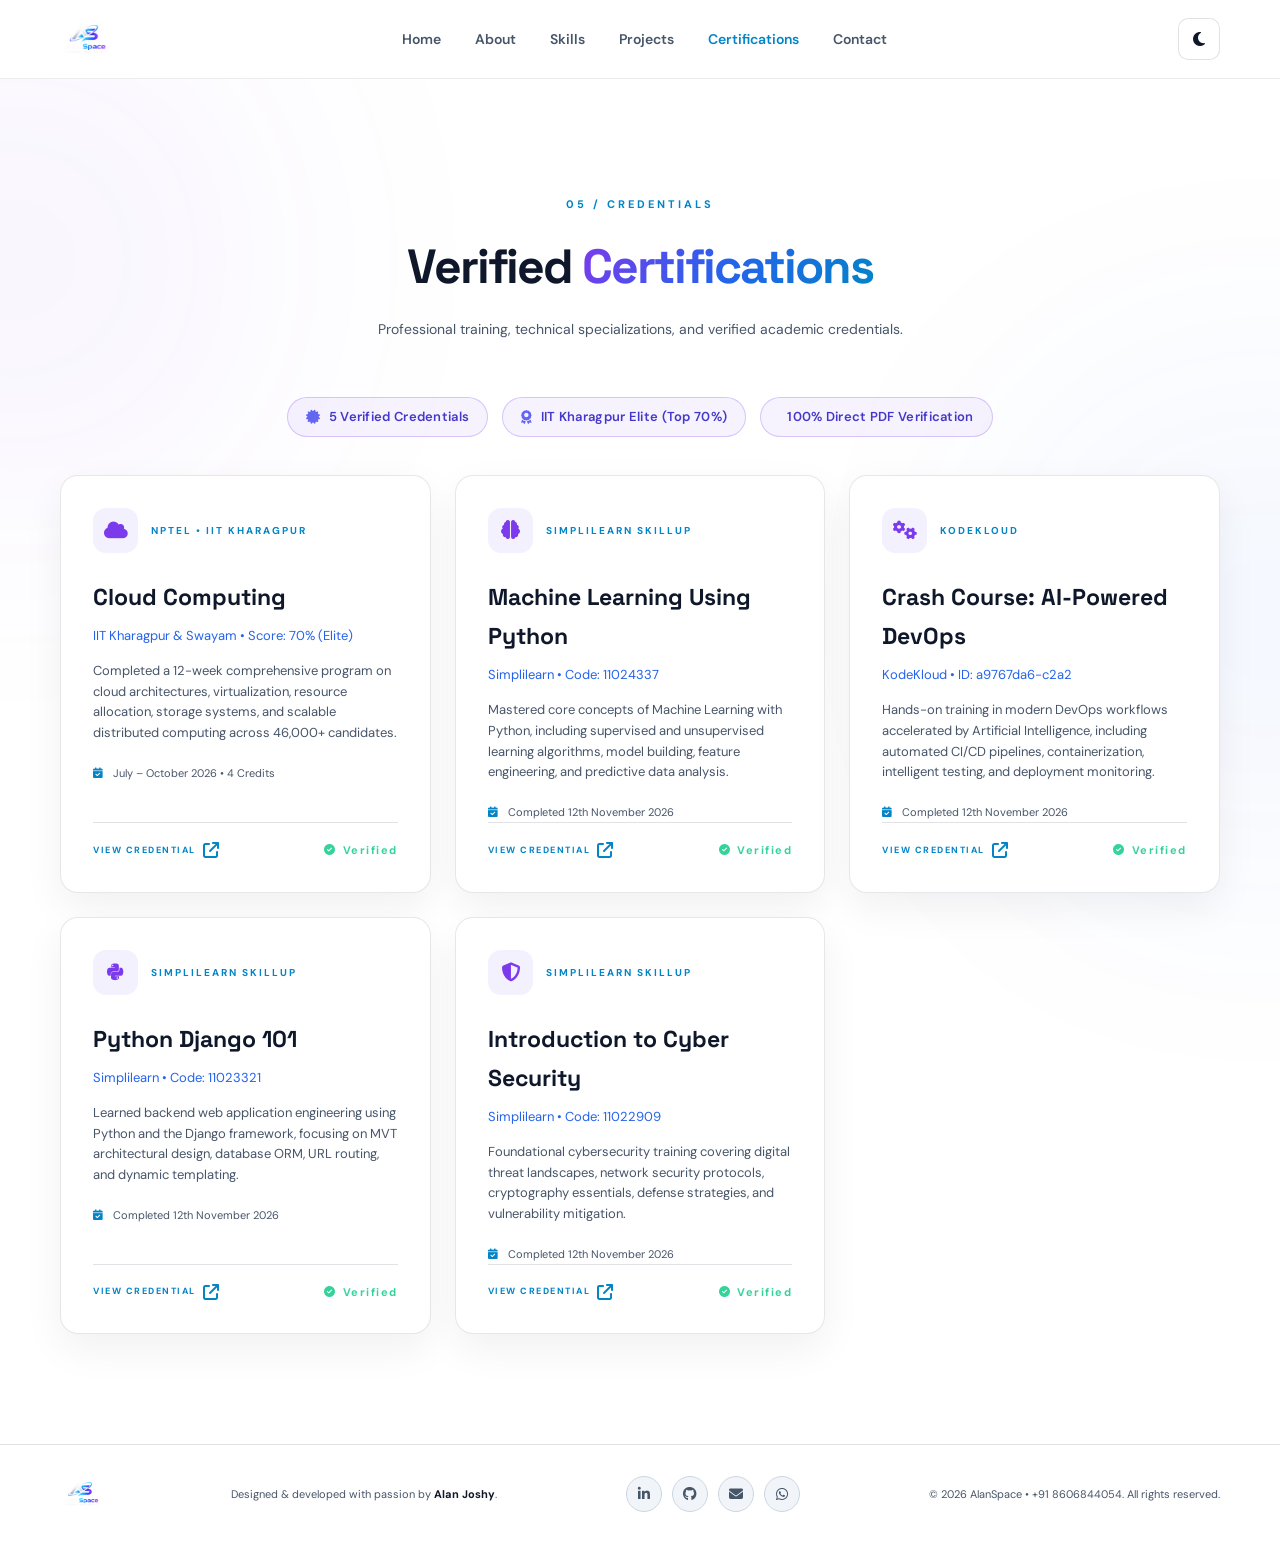
<file: certification.html>
<!DOCTYPE html>
<html lang="en">
<head>
    <meta charset="UTF-8">
    <meta http-equiv="refresh" content="0; url=certifications.html">
    <title>Certifications | Alan Joshy - AlanSpace</title>
    <link rel="canonical" href="certifications.html">
    <script>
        window.location.replace("certifications.html");
    </script>
</head>
<body>
    <p>Redirecting to <a href="certifications.html">Certifications</a>...</p>
</body>
</html>
</file>
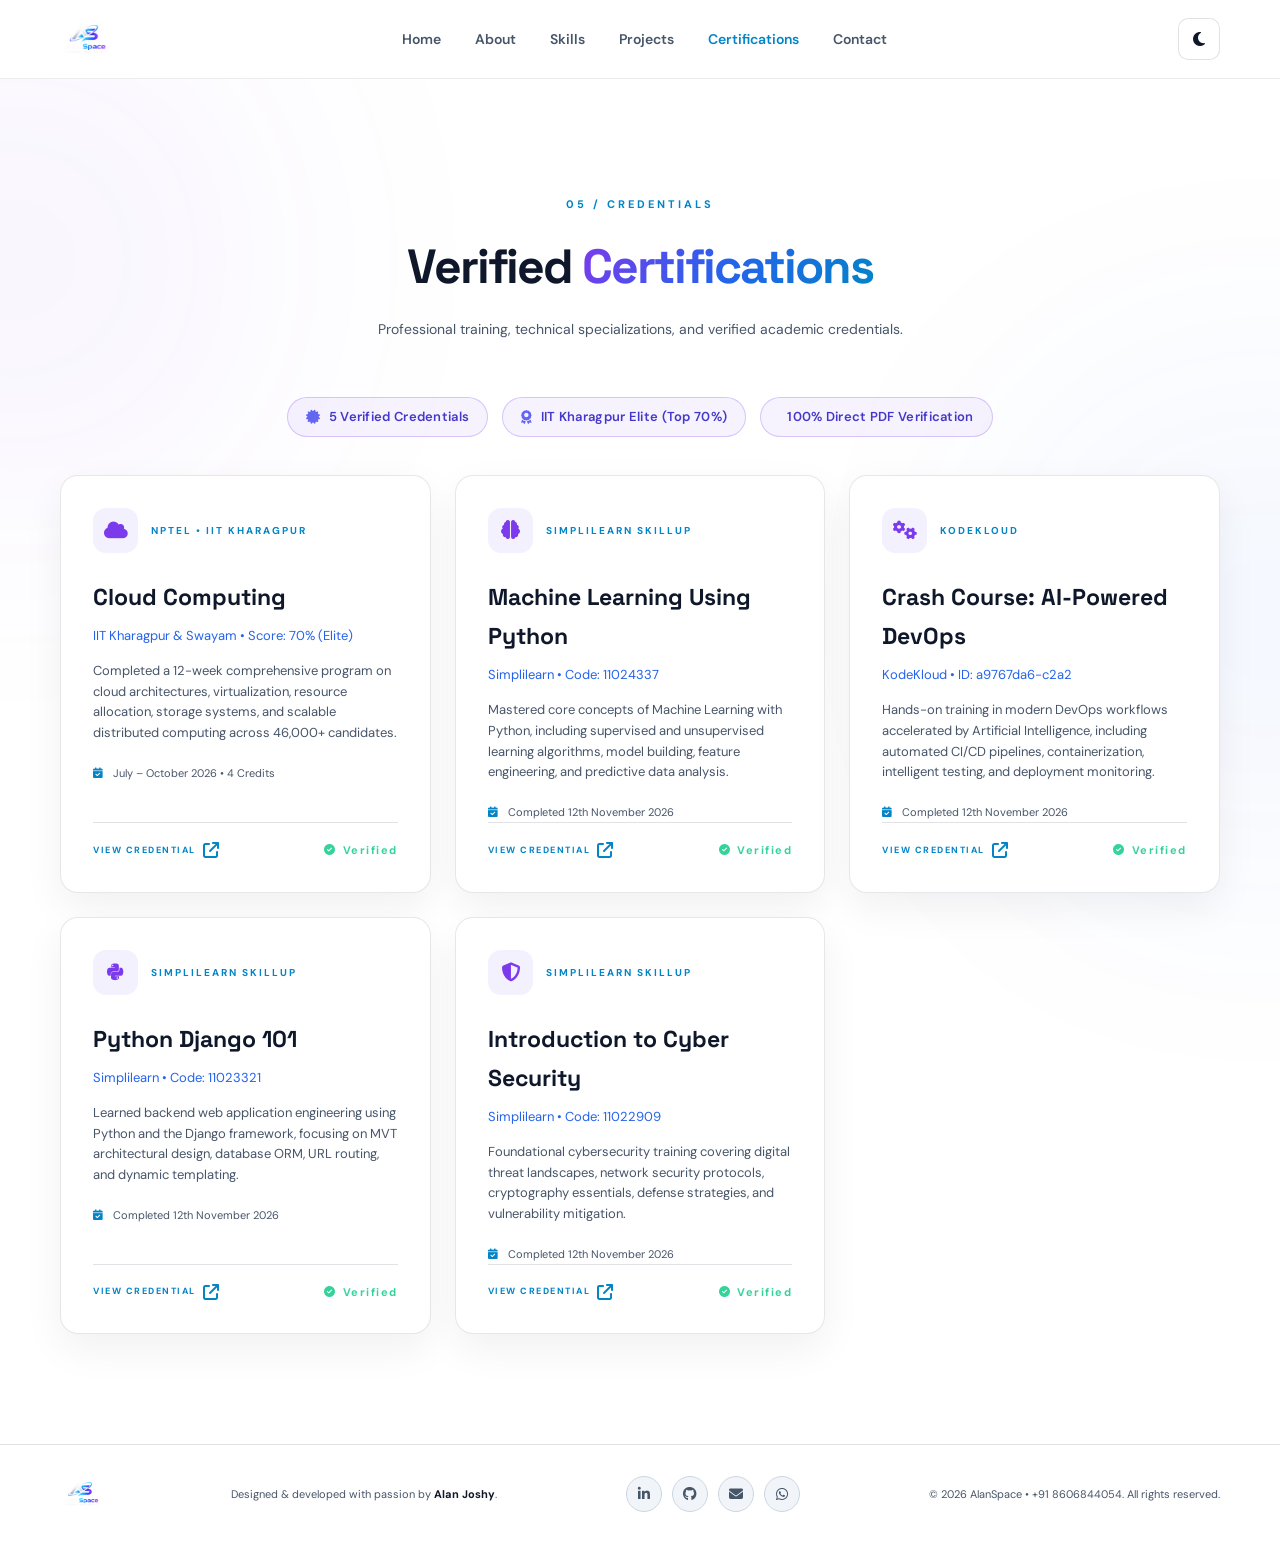
<file: certifications.html>
<!DOCTYPE html>
<html lang="en">
<head>
    <meta charset="UTF-8">
    <meta name="viewport" content="width=device-width, initial-scale=1.0">

    <title>Certifications | Alan Joshy - AlanSpace</title>

    <meta name="description" content="Explore verified professional certifications and academic credentials earned by Alan Joshy in Cloud Computing, AI-Powered DevOps, Machine Learning, Python, and Cyber Security.">

    <!-- Google Fonts -->
    <link rel="preconnect" href="https://fonts.googleapis.com">
    <link rel="preconnect" href="https://fonts.gstatic.com" crossorigin>

    <link href="https://fonts.googleapis.com/css2?family=DM+Sans:wght@400;500;600;700&family=Space+Grotesk:wght@400;500;600;700&display=swap" rel="stylesheet">

    <!-- Font Awesome -->
    <link rel="stylesheet"
          href="https://cdnjs.cloudflare.com/ajax/libs/font-awesome/6.5.2/css/all.min.css">

    <link rel="icon" type="image/png" href="Assets/images/logo.png">
    <script>
        (function() {
            var saved = localStorage.getItem('theme');
            var pref = saved || (window.matchMedia('(prefers-color-scheme: light)').matches ? 'light' : 'dark');
            document.documentElement.setAttribute('data-theme', pref);
        })();
    </script>

    <!-- Main CSS -->
    <link rel="stylesheet" href="Assets/css/style.css">

    <!-- About CSS -->
    <link rel="stylesheet" href="Assets/css/about.css">
</head>

<body class="about-page">

    <!-- Background Effects -->
    <div class="background-glow glow-one"></div>
    <div class="background-glow glow-two"></div>

    <!-- ================= HEADER ================= -->

    <header class="header">
        <nav class="navbar container">

            <a href="index.html" class="logo" aria-label="AlanSpace Home">
                <img src="Assets/images/logo.png" alt="AlanSpace" class="logo-img">
            </a>

            <ul class="nav-links" id="navLinks">
                <li><a href="index.html">Home</a></li>
                <li><a href="about.html">About</a></li>
                <li><a href="about.html#skills">Skills</a></li>
                <li><a href="projects.html">Projects</a></li>
                <li><a href="certifications.html" class="active">Certifications</a></li>
                <li><a href="contact.html">Contact</a></li>
            </ul>

            <div class="nav-actions">
                <button class="theme-toggle" id="themeToggle" type="button" aria-label="Toggle light and dark theme" title="Toggle white/black background">
                    <i class="fa-solid fa-sun"></i>
                </button>
            </div>

            <button class="menu-toggle"
                    id="menuToggle"
                    type="button"
                    aria-label="Open navigation menu"
                    aria-expanded="false"
                    aria-controls="navLinks">
                <span></span>
                <span></span>
                <span></span>
            </button>

        </nav>
    </header>

    <main class="main-content">

        <!-- ================= CERTIFICATIONS SECTION ================= -->

        <section class="section extra-section" id="certifications">

            <div class="container">

                <div class="section-heading reveal">
                    <span class="section-label">05 / CREDENTIALS</span>
                    <h2>Verified <span class="gradient-text">Certifications</span></h2>
                    <p>Professional training, technical specializations, and verified academic credentials.</p>
                </div>

                <div class="cert-stats-row reveal">
                    <span class="cert-stat-pill">
                        <i class="fa-solid fa-certificate"></i> 5 Verified Credentials
                    </span>
                    <span class="cert-stat-pill">
                        <i class="fa-solid fa-award"></i> IIT Kharagpur Elite (Top 70%)
                    </span>
                    <span class="cert-stat-pill">
                        <i class="fa-solid fa-shield-check"></i> 100% Direct PDF Verification
                    </span>
                </div>

                <div class="extra-grid">

                    <!-- 1. Cloud Computing -->
                    <div class="extra-card reveal">
                        <div class="extra-card-heading">
                            <div class="extra-icon">
                                <i class="fa-solid fa-cloud"></i>
                            </div>
                            <span>NPTEL • IIT KHARAGPUR</span>
                        </div>
                        <h3>Cloud Computing</h3>
                        <p class="certificate-provider">
                            IIT Kharagpur &amp; Swayam • Score: 70% (Elite)
                        </p>
                        <p class="certificate-description">
                            Completed a 12-week comprehensive program on cloud architectures, virtualization, resource allocation, storage systems, and scalable distributed computing across 46,000+ candidates.
                        </p>
                        <div class="certificate-detail">
                            <i class="fa-solid fa-calendar-check"></i>
                            July – October 2026 • 4 Credits
                        </div>
                        <div class="certificate-footer">
                            <a href="Assets/documents/Cloud_Computing_NPTEL_IIT_Kharagpur.pdf"
                               class="certificate-link"
                               target="_blank"
                               rel="noopener noreferrer"
                               title="View Cloud Computing Certificate">
                                <span>VIEW CREDENTIAL</span>
                                <i class="fa-solid fa-arrow-up-right-from-square"></i>
                            </a>
                            <span class="certificate-badge"><i class="fa-solid fa-circle-check"></i> Verified</span>
                        </div>
                    </div>

                    <!-- 2. Machine Learning Using Python -->
                    <div class="extra-card reveal">
                        <div class="extra-card-heading">
                            <div class="extra-icon">
                                <i class="fa-solid fa-brain"></i>
                            </div>
                            <span>SIMPLILEARN SKILLUP</span>
                        </div>
                        <h3>Machine Learning Using Python</h3>
                        <p class="certificate-provider">
                            Simplilearn • Code: 11024337
                        </p>
                        <p class="certificate-description">
                            Mastered core concepts of Machine Learning with Python, including supervised and unsupervised learning algorithms, model building, feature engineering, and predictive data analysis.
                        </p>
                        <div class="certificate-detail">
                            <i class="fa-solid fa-calendar-check"></i>
                            Completed 12th November 2026
                        </div>
                        <div class="certificate-footer">
                            <a href="Assets/documents/Machine_Learning_Using_Python_Simplilearn.pdf"
                               class="certificate-link"
                               target="_blank"
                               rel="noopener noreferrer"
                               title="View Machine Learning Certificate">
                                <span>VIEW CREDENTIAL</span>
                                <i class="fa-solid fa-arrow-up-right-from-square"></i>
                            </a>
                            <span class="certificate-badge"><i class="fa-solid fa-circle-check"></i> Verified</span>
                        </div>
                    </div>

                    <!-- 3. AI-Powered DevOps -->
                    <div class="extra-card reveal">
                        <div class="extra-card-heading">
                            <div class="extra-icon">
                                <i class="fa-solid fa-gears"></i>
                            </div>
                            <span>KODEKLOUD</span>
                        </div>
                        <h3>Crash Course: AI-Powered DevOps</h3>
                        <p class="certificate-provider">
                            KodeKloud • ID: a9767da6-c2a2
                        </p>
                        <p class="certificate-description">
                            Hands-on training in modern DevOps workflows accelerated by Artificial Intelligence, including automated CI/CD pipelines, containerization, intelligent testing, and deployment monitoring.
                        </p>
                        <div class="certificate-detail">
                            <i class="fa-solid fa-calendar-check"></i>
                            Completed 12th November 2026
                        </div>
                        <div class="certificate-footer">
                            <a href="Assets/documents/AI_Powered_DevOps_KodeKloud.pdf"
                               class="certificate-link"
                               target="_blank"
                               rel="noopener noreferrer"
                               title="View DevOps Certificate">
                                <span>VIEW CREDENTIAL</span>
                                <i class="fa-solid fa-arrow-up-right-from-square"></i>
                            </a>
                            <span class="certificate-badge"><i class="fa-solid fa-circle-check"></i> Verified</span>
                        </div>
                    </div>

                    <!-- 4. Python Django 101 -->
                    <div class="extra-card reveal">
                        <div class="extra-card-heading">
                            <div class="extra-icon">
                                <i class="fa-brands fa-python"></i>
                            </div>
                            <span>SIMPLILEARN SKILLUP</span>
                        </div>
                        <h3>Python Django 101</h3>
                        <p class="certificate-provider">
                            Simplilearn • Code: 11023321
                        </p>
                        <p class="certificate-description">
                            Learned backend web application engineering using Python and the Django framework, focusing on MVT architectural design, database ORM, URL routing, and dynamic templating.
                        </p>
                        <div class="certificate-detail">
                            <i class="fa-solid fa-calendar-check"></i>
                            Completed 12th November 2026
                        </div>
                        <div class="certificate-footer">
                            <a href="Assets/documents/Python_Django_101_Simplilearn.pdf"
                               class="certificate-link"
                               target="_blank"
                               rel="noopener noreferrer"
                               title="View Python Django Certificate">
                                <span>VIEW CREDENTIAL</span>
                                <i class="fa-solid fa-arrow-up-right-from-square"></i>
                            </a>
                            <span class="certificate-badge"><i class="fa-solid fa-circle-check"></i> Verified</span>
                        </div>
                    </div>

                    <!-- 5. Introduction to Cyber Security -->
                    <div class="extra-card reveal">
                        <div class="extra-card-heading">
                            <div class="extra-icon">
                                <i class="fa-solid fa-shield-halved"></i>
                            </div>
                            <span>SIMPLILEARN SKILLUP</span>
                        </div>
                        <h3>Introduction to Cyber Security</h3>
                        <p class="certificate-provider">
                            Simplilearn • Code: 11022909
                        </p>
                        <p class="certificate-description">
                            Foundational cybersecurity training covering digital threat landscapes, network security protocols, cryptography essentials, defense strategies, and vulnerability mitigation.
                        </p>
                        <div class="certificate-detail">
                            <i class="fa-solid fa-calendar-check"></i>
                            Completed 12th November 2026
                        </div>
                        <div class="certificate-footer">
                            <a href="Assets/documents/Introduction_to_Cyber_Security_Simplilearn.pdf"
                               class="certificate-link"
                               target="_blank"
                               rel="noopener noreferrer"
                               title="View Cyber Security Certificate">
                                <span>VIEW CREDENTIAL</span>
                                <i class="fa-solid fa-arrow-up-right-from-square"></i>
                            </a>
                            <span class="certificate-badge"><i class="fa-solid fa-circle-check"></i> Verified</span>
                        </div>
                    </div>

                </div>

            </div>

        </section>

    </main>

    <!-- ================= FOOTER ================= -->

    <footer class="footer">

        <div class="container footer-content">

            <a href="index.html" class="logo" aria-label="AlanSpace Home">
                <img src="Assets/images/logo.png" alt="AlanSpace" class="logo-img">
            </a>

            <p>
                Designed &amp; developed with passion by
                <strong>Alan Joshy</strong>.
            </p>

            <div class="footer-socials">
                <a href="https://www.linkedin.com/in/alan-joshy-00505a39b" target="_blank" rel="noopener noreferrer" aria-label="LinkedIn" title="Connect on LinkedIn">
                    <i class="fa-brands fa-linkedin-in"></i>
                </a>
                <a href="https://github.com/alanjoshy8606-cell" target="_blank" rel="noopener noreferrer" aria-label="GitHub" title="GitHub">
                    <i class="fa-brands fa-github"></i>
                </a>
                <a href="mailto:alanjoshymukalel8606@gmail.com" aria-label="Email" title="Email Alan Joshy">
                    <i class="fa-solid fa-envelope"></i>
                </a>
                <a href="https://wa.me/918606844054" target="_blank" rel="noopener noreferrer" aria-label="WhatsApp" title="Chat on WhatsApp">
                    <i class="fa-brands fa-whatsapp"></i>
                </a>
            </div>

            <p>
                © <span id="year"></span> AlanSpace • <a href="tel:+918606844054" class="footer-phone-link">+91 8606844054</a>. All rights reserved.
            </p>

        </div>

    </footer>

    <!-- Back To Top -->

    <button class="back-to-top"
            id="backToTop"
            type="button"
            aria-label="Back to top">
        <i class="fa-solid fa-arrow-up"></i>
    </button>

    <!-- JavaScript -->
    <script src="Assets/js/script.js"></script>

</body>
</html>
</file>
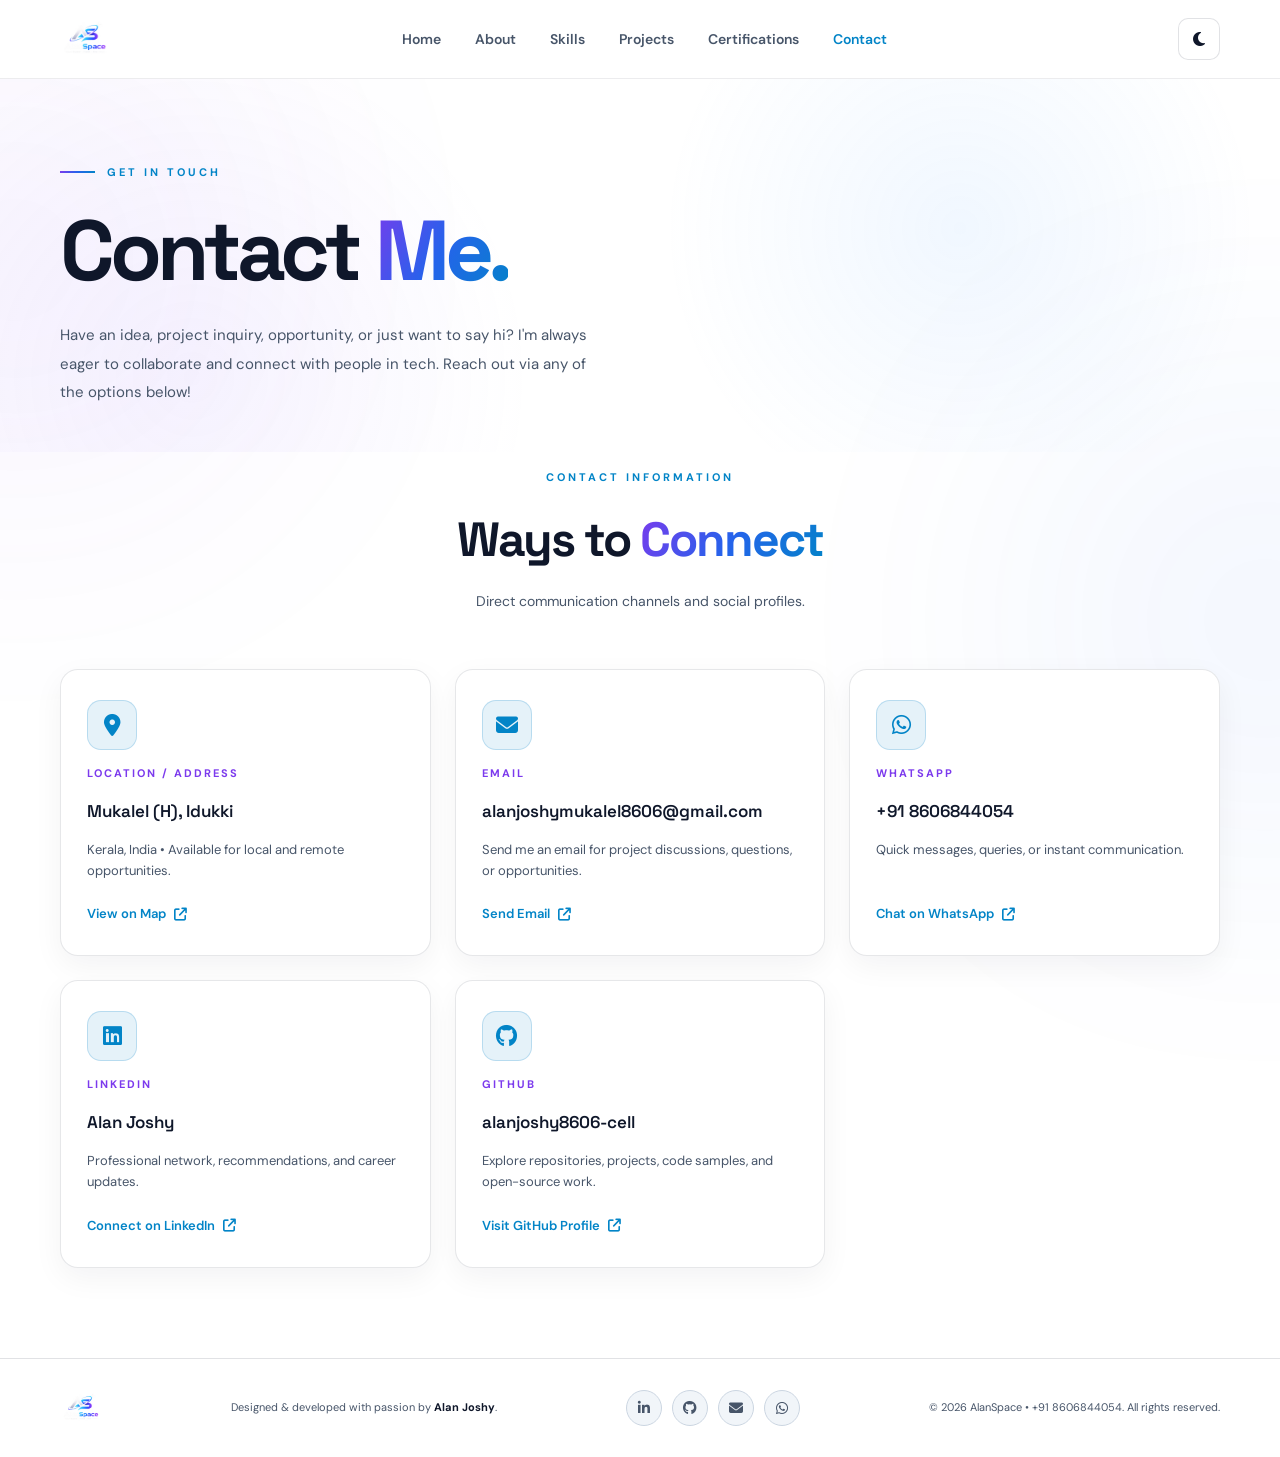
<file: contact.html>
<!DOCTYPE html>
<html lang="en">
<head>
    <meta charset="UTF-8">
    <meta name="viewport" content="width=device-width, initial-scale=1.0">
    <meta name="description" content="Contact Alan Joshy - MCA student and software developer based in Mukalel (H), Idukki. Get in touch via WhatsApp, Email, LinkedIn, or GitHub.">

    <title>Contact | Alan Joshy - AlanSpace</title>

    <!-- Google Fonts -->
    <link rel="preconnect" href="https://fonts.googleapis.com">
    <link rel="preconnect" href="https://fonts.gstatic.com" crossorigin>
    <link href="https://fonts.googleapis.com/css2?family=DM+Sans:wght@400;500;600;700&family=Space+Grotesk:wght@400;500;600;700&display=swap" rel="stylesheet">

    <!-- Font Awesome -->
    <link rel="stylesheet" href="https://cdnjs.cloudflare.com/ajax/libs/font-awesome/6.5.2/css/all.min.css">

    <link rel="icon" type="image/png" href="Assets/images/logo.png">
    <script>
        (function() {
            var saved = localStorage.getItem('theme');
            var pref = saved || (window.matchMedia('(prefers-color-scheme: light)').matches ? 'light' : 'dark');
            document.documentElement.setAttribute('data-theme', pref);
        })();
    </script>

    <!-- Main CSS -->
    <link rel="stylesheet" href="Assets/css/style.css">
    <!-- About CSS for layout helpers -->
    <link rel="stylesheet" href="Assets/css/about.css">
</head>
<body class="about-page">

    <!-- Background Effects -->
    <div class="background-glow glow-one"></div>
    <div class="background-glow glow-two"></div>

    <!-- ================= HEADER ================= -->
    <header class="header">
        <nav class="navbar container">

            <a href="index.html" class="logo" aria-label="AlanSpace Home">
                <img src="Assets/images/logo.png" alt="AlanSpace" class="logo-img">
            </a>

            <ul class="nav-links" id="navLinks">
                <li><a href="index.html">Home</a></li>
                <li><a href="about.html">About</a></li>
                <li><a href="about.html#skills">Skills</a></li>
                <li><a href="projects.html">Projects</a></li>
                <li><a href="certifications.html">Certifications</a></li>
                <li><a href="contact.html" class="active">Contact</a></li>
            </ul>

            <div class="nav-actions">
                <button class="theme-toggle" id="themeToggle" type="button" aria-label="Toggle light and dark theme" title="Toggle white/black background">
                    <i class="fa-solid fa-sun"></i>
                </button>
            </div>

            <button class="menu-toggle"
                    id="menuToggle"
                    type="button"
                    aria-label="Open navigation menu"
                    aria-expanded="false"
                    aria-controls="navLinks">
                <span></span>
                <span></span>
                <span></span>
            </button>

        </nav>
    </header>

    <main class="main-content">

        <!-- ================= CONTACT HERO ================= -->
        <section class="about-hero" style="min-height: auto; padding: 75px 0 45px;">
            <div class="container">
                <div class="about-hero-content reveal">
                    <div class="about-eyebrow">
                        <span class="eyebrow-line"></span>
                        GET IN TOUCH
                    </div>

                    <h1>
                        Contact <span class="gradient-text">Me.</span>
                    </h1>

                    <p class="about-hero-description">
                        Have an idea, project inquiry, opportunity, or just want to say hi? I'm always eager to collaborate and connect with people in tech. Reach out via any of the options below!
                    </p>
                </div>
            </div>
        </section>

        <!-- ================= CONTACT CARDS GRID ================= -->
        <section class="section" style="padding-top: 10px; padding-bottom: 90px;">
            <div class="container">

                <div class="section-heading reveal">
                    <span class="section-label">CONTACT INFORMATION</span>
                    <h2>Ways to <span class="gradient-text">Connect</span></h2>
                    <p>Direct communication channels and social profiles.</p>
                </div>

                <div class="contact-grid">

                    <!-- Location Card -->
                    <div class="contact-info-card reveal">
                        <div class="contact-icon-box">
                            <i class="fa-solid fa-location-dot"></i>
                        </div>
                        <span class="contact-label">Location / Address</span>
                        <div class="contact-value">Mukalel (H), Idukki</div>
                        <p class="contact-desc">Kerala, India • Available for local and remote opportunities.</p>
                        <a href="https://maps.google.com/?q=Idukki,+Kerala" target="_blank" rel="noopener noreferrer" class="contact-action-link">
                            View on Map <i class="fa-solid fa-arrow-up-right-from-square"></i>
                        </a>
                    </div>

                    <!-- Email Card -->
                    <div class="contact-info-card reveal">
                        <div class="contact-icon-box">
                            <i class="fa-solid fa-envelope"></i>
                        </div>
                        <span class="contact-label">Email</span>
                        <div class="contact-value">alanjoshymukalel8606@gmail.com</div>
                        <p class="contact-desc">Send me an email for project discussions, questions, or opportunities.</p>
                        <a href="mailto:alanjoshymukalel8606@gmail.com" class="contact-action-link">
                            Send Email <i class="fa-solid fa-arrow-up-right-from-square"></i>
                        </a>
                    </div>

                    <!-- WhatsApp Card -->
                    <div class="contact-info-card reveal">
                        <div class="contact-icon-box">
                            <i class="fa-brands fa-whatsapp"></i>
                        </div>
                        <span class="contact-label">WhatsApp</span>
                        <div class="contact-value">+91 8606844054</div>
                        <p class="contact-desc">Quick messages, queries, or instant communication.</p>
                        <a href="https://wa.me/918606844054" target="_blank" rel="noopener noreferrer" class="contact-action-link">
                            Chat on WhatsApp <i class="fa-solid fa-arrow-up-right-from-square"></i>
                        </a>
                    </div>

                    <!-- LinkedIn Card -->
                    <div class="contact-info-card reveal">
                        <div class="contact-icon-box">
                            <i class="fa-brands fa-linkedin"></i>
                        </div>
                        <span class="contact-label">LinkedIn</span>
                        <div class="contact-value">Alan Joshy</div>
                        <p class="contact-desc">Professional network, recommendations, and career updates.</p>
                        <a href="https://www.linkedin.com/in/alan-joshy-00505a39b" target="_blank" rel="noopener noreferrer" class="contact-action-link">
                            Connect on LinkedIn <i class="fa-solid fa-arrow-up-right-from-square"></i>
                        </a>
                    </div>

                    <!-- GitHub Card -->
                    <div class="contact-info-card reveal">
                        <div class="contact-icon-box">
                            <i class="fa-brands fa-github"></i>
                        </div>
                        <span class="contact-label">GitHub</span>
                        <div class="contact-value">alanjoshy8606-cell</div>
                        <p class="contact-desc">Explore repositories, projects, code samples, and open-source work.</p>
                        <a href="https://github.com/alanjoshy8606-cell" target="_blank" rel="noopener noreferrer" class="contact-action-link">
                            Visit GitHub Profile <i class="fa-solid fa-arrow-up-right-from-square"></i>
                        </a>
                    </div>

                </div>

            </div>
        </section>

    </main>

    <!-- ================= FOOTER ================= -->
    <footer class="footer">
        <div class="container footer-content">

            <a href="index.html" class="logo" aria-label="AlanSpace Home">
                <img src="Assets/images/logo.png" alt="AlanSpace" class="logo-img">
            </a>

            <p>
                Designed & developed with passion by
                <strong>Alan Joshy</strong>.
            </p>

            <div class="footer-socials">
                <a href="https://www.linkedin.com/in/alan-joshy-00505a39b" target="_blank" rel="noopener noreferrer" aria-label="LinkedIn" title="Connect on LinkedIn">
                    <i class="fa-brands fa-linkedin-in"></i>
                </a>
                <a href="https://github.com/alanjoshy8606-cell" target="_blank" rel="noopener noreferrer" aria-label="GitHub" title="GitHub">
                    <i class="fa-brands fa-github"></i>
                </a>
                <a href="mailto:alanjoshymukalel8606@gmail.com" aria-label="Email" title="Email Alan Joshy">
                    <i class="fa-solid fa-envelope"></i>
                </a>
                <a href="https://wa.me/918606844054" target="_blank" rel="noopener noreferrer" aria-label="WhatsApp" title="Chat on WhatsApp">
                    <i class="fa-brands fa-whatsapp"></i>
                </a>
            </div>

            <p>
                © <span id="year"></span> AlanSpace • <a href="tel:+918606844054" class="footer-phone-link">+91 8606844054</a>. All rights reserved.
            </p>

        </div>
    </footer>

    <!-- Back To Top -->
    <button class="back-to-top"
            id="backToTop"
            type="button"
            aria-label="Back to top">
        <i class="fa-solid fa-arrow-up"></i>
    </button>

    <!-- JavaScript -->
    <script src="Assets/js/script.js"></script>

</body>
</html>
</file>
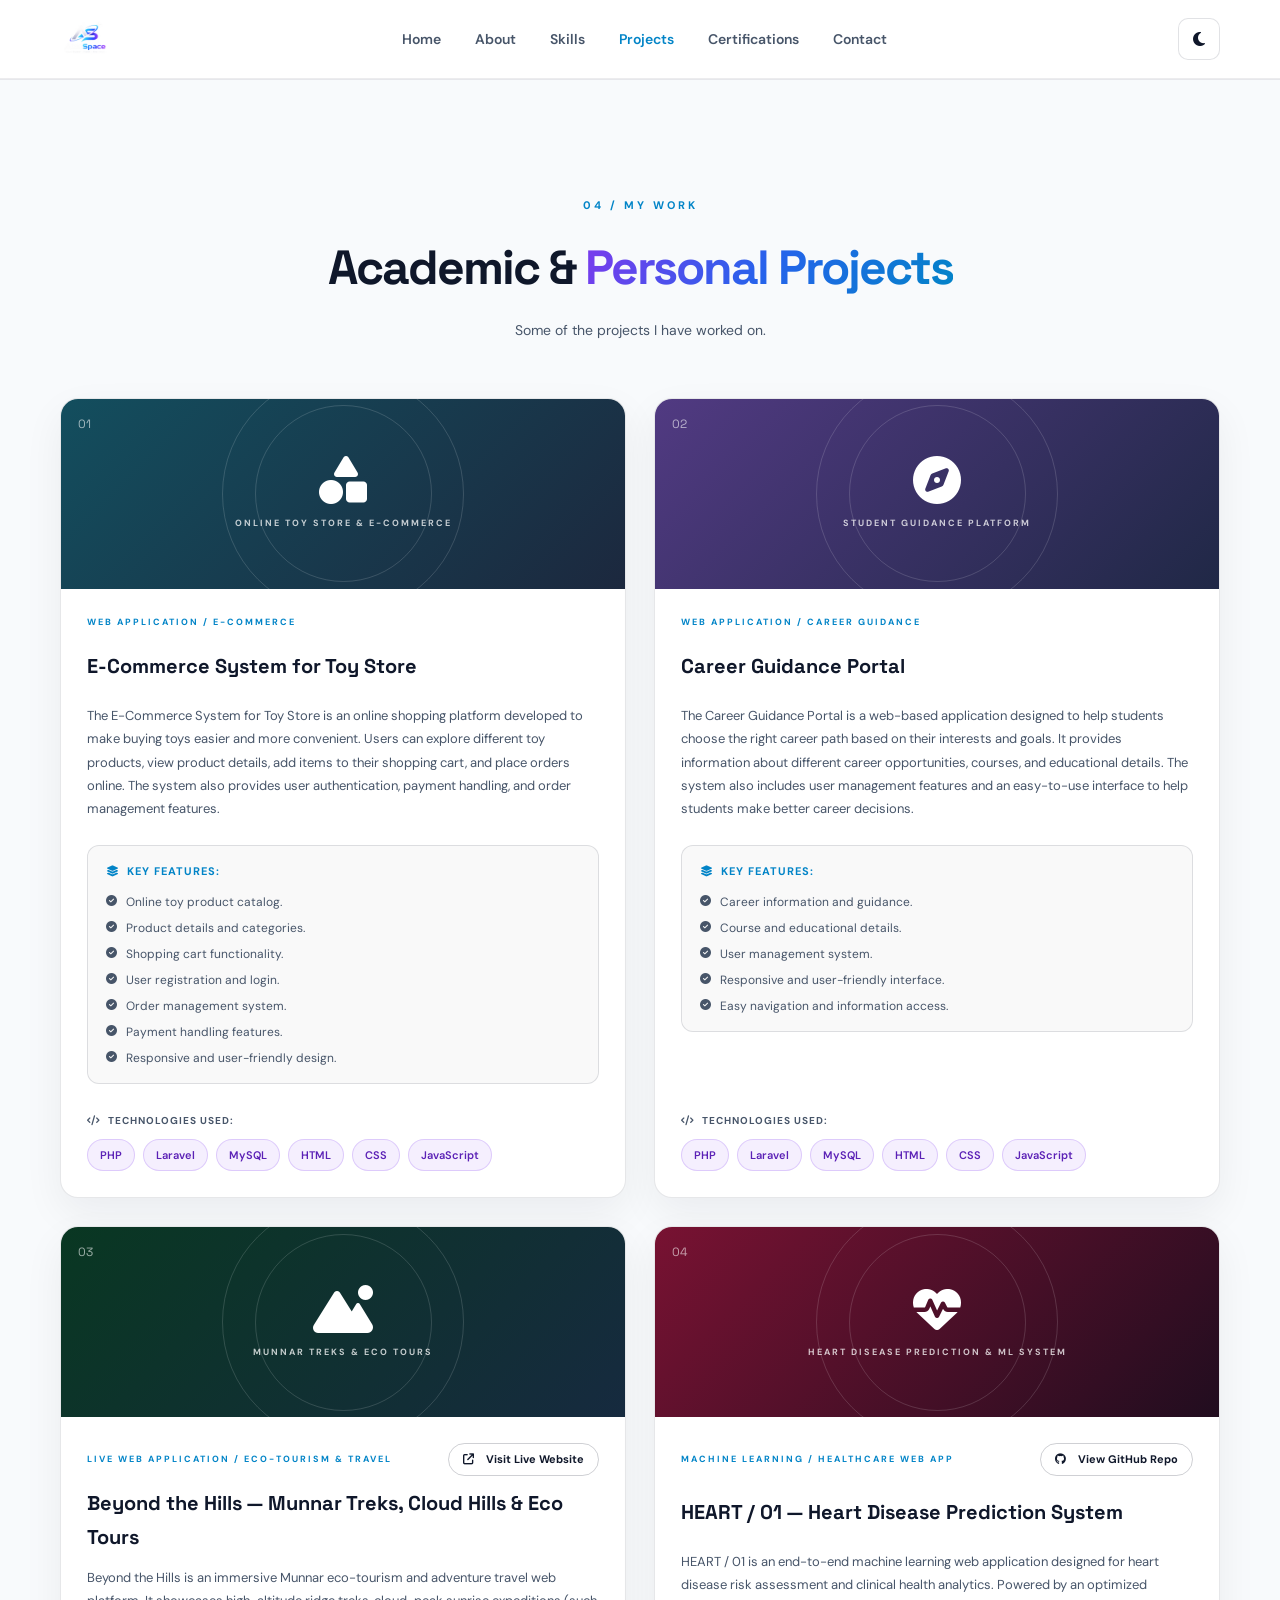
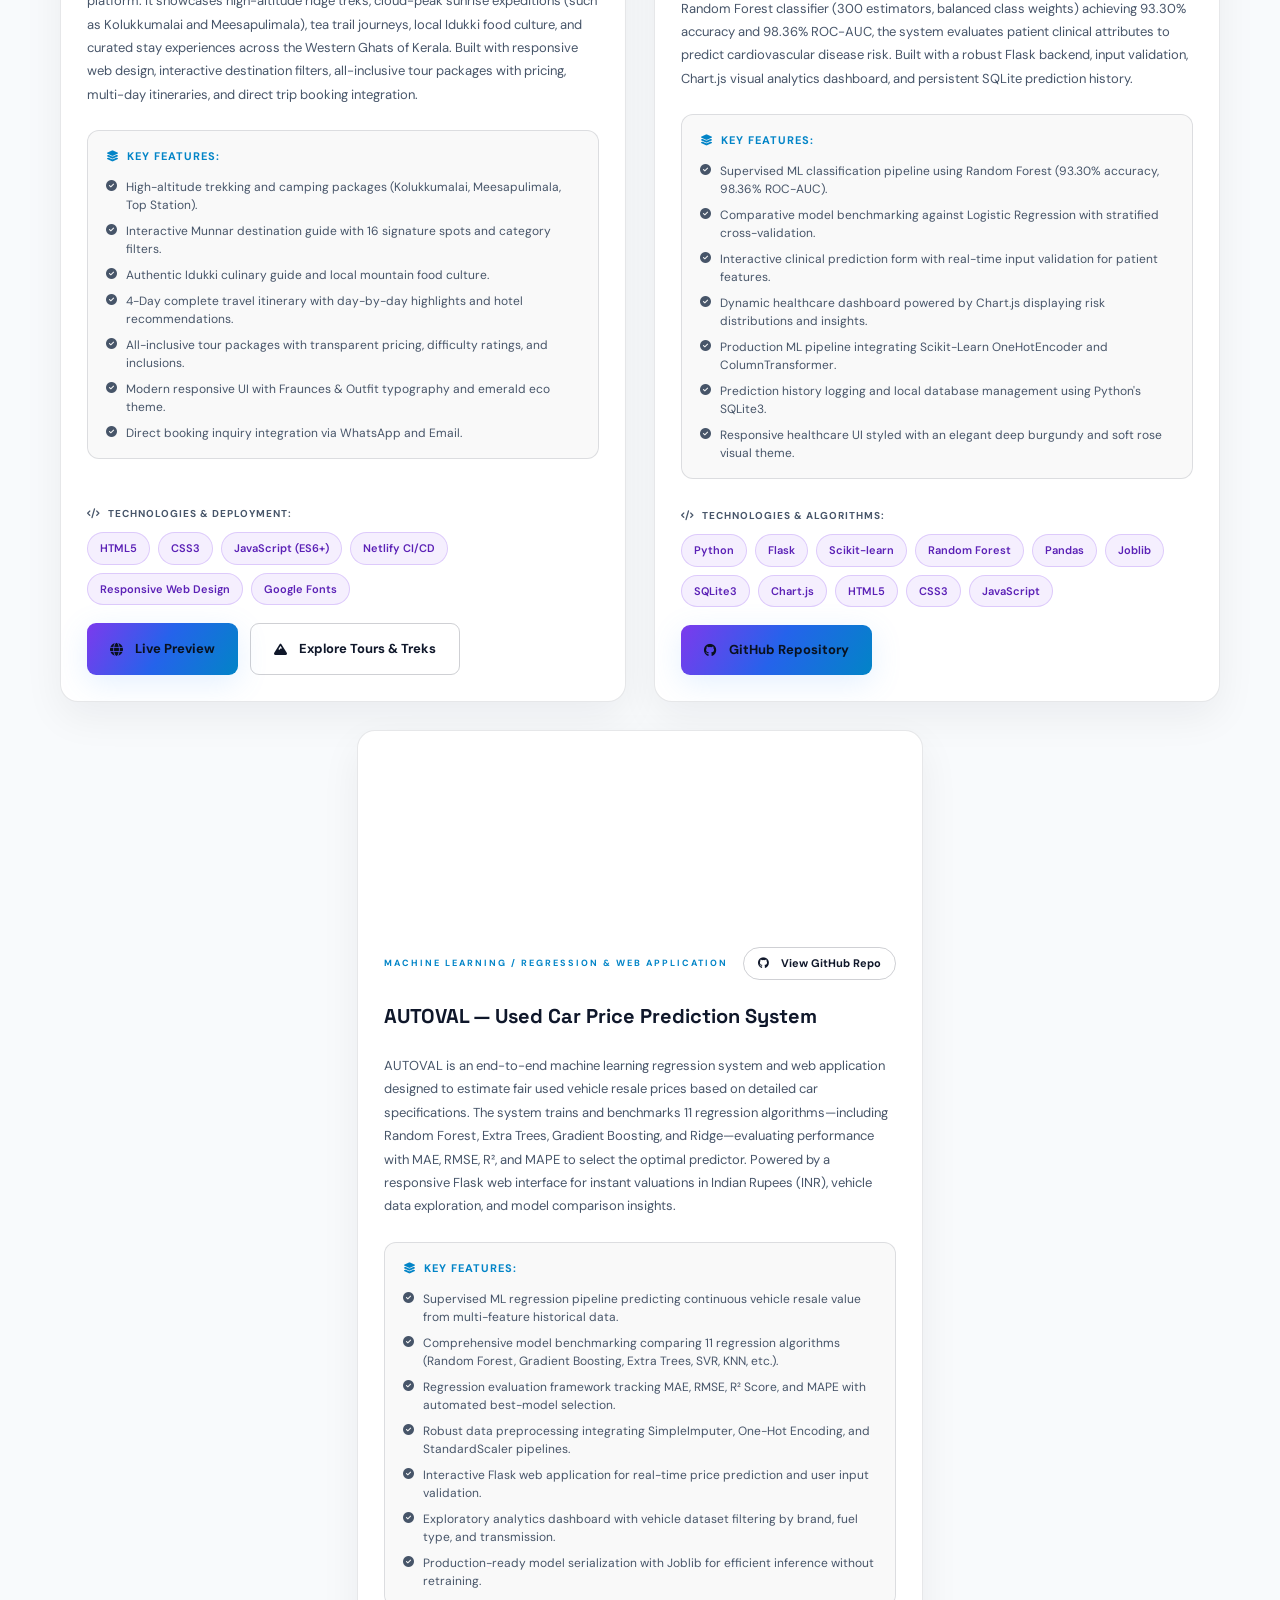
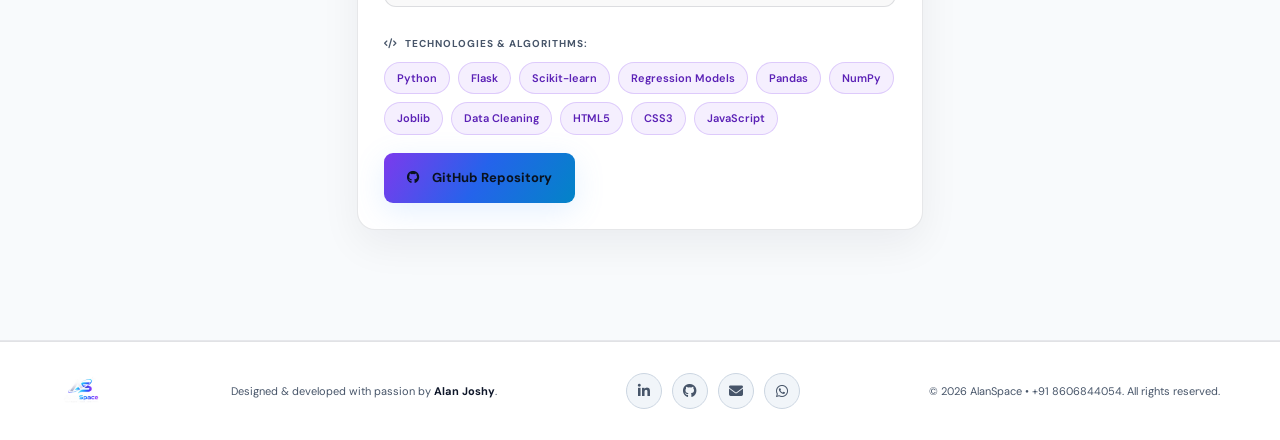
<file: projects.html>
<!DOCTYPE html>
<html lang="en">
<head>
    <meta charset="UTF-8">
    <meta name="viewport" content="width=device-width, initial-scale=1.0">

    <title>Projects | Alan Joshy - AlanSpace</title>

    <meta name="description" content="Explore academic and personal software projects by Alan Joshy.">

    <!-- Google Fonts -->
    <link rel="preconnect" href="https://fonts.googleapis.com">
    <link rel="preconnect" href="https://fonts.gstatic.com" crossorigin>

    <link href="https://fonts.googleapis.com/css2?family=DM+Sans:wght@400;500;600;700&family=Space+Grotesk:wght@400;500;600;700&display=swap" rel="stylesheet">

    <!-- Font Awesome -->
    <link rel="stylesheet"
          href="https://cdnjs.cloudflare.com/ajax/libs/font-awesome/6.5.2/css/all.min.css">

    <link rel="icon" type="image/png" href="Assets/images/logo.png">
    <script>
        (function() {
            var saved = localStorage.getItem('theme');
            var pref = saved || (window.matchMedia('(prefers-color-scheme: light)').matches ? 'light' : 'dark');
            document.documentElement.setAttribute('data-theme', pref);
        })();
    </script>

    <!-- Main CSS -->
    <link rel="stylesheet" href="Assets/css/style.css">

    <!-- About CSS -->
    <link rel="stylesheet" href="Assets/css/about.css">
</head>

<body class="about-page">

    <!-- Background Effects -->
    <div class="background-glow glow-one"></div>
    <div class="background-glow glow-two"></div>

    <!-- ================= HEADER ================= -->

    <header class="header">
        <nav class="navbar container">

            <a href="index.html" class="logo" aria-label="AlanSpace Home">
                <img src="Assets/images/logo.png" alt="AlanSpace" class="logo-img">
            </a>

            <ul class="nav-links" id="navLinks">
                <li><a href="index.html">Home</a></li>
                <li><a href="about.html">About</a></li>
                <li><a href="about.html#skills">Skills</a></li>
                <li><a href="projects.html" class="active">Projects</a></li>
                <li><a href="certifications.html">Certifications</a></li>
                <li><a href="contact.html">Contact</a></li>
            </ul>

            <div class="nav-actions">
                <button class="theme-toggle" id="themeToggle" type="button" aria-label="Toggle light and dark theme" title="Toggle white/black background">
                    <i class="fa-solid fa-sun"></i>
                </button>
            </div>

            <button class="menu-toggle"
                    id="menuToggle"
                    type="button"
                    aria-label="Open navigation menu"
                    aria-expanded="false"
                    aria-controls="navLinks">
                <span></span>
                <span></span>
                <span></span>
            </button>

        </nav>
    </header>

    <main class="main-content">
        <!-- ================= PROJECTS ================= -->

        <section class="section about-projects-section" id="projects">

            <div class="container">

                <div class="section-heading reveal">
                    <span class="section-label">04 / MY WORK</span>
                    <h2>Academic & <span class="gradient-text">Personal Projects</span></h2>
                    <p>Some of the projects I have worked on.</p>
                </div>


                                <div class="about-project-grid">

                    <!-- Project 1: E-Commerce System for Toy Store -->
                    <article class="about-project-card reveal">

                        <div class="about-project-art art-toystore">
                            <span class="project-art-number">01</span>
                            <i class="fa-solid fa-shapes"></i>
                            <span class="art-caption">ONLINE TOY STORE &amp; E-COMMERCE</span>
                        </div>

                        <div class="about-project-body">
                            <span class="project-type">WEB APPLICATION / E-COMMERCE</span>
                            <h3>E-Commerce System for Toy Store</h3>
                            <p>
                                The E-Commerce System for Toy Store is an online shopping platform developed to make buying toys easier and more convenient. Users can explore different toy products, view product details, add items to their shopping cart, and place orders online. The system also provides user authentication, payment handling, and order management features.
                            </p>

                            <div class="about-project-features">
                                <span class="features-title"><i class="fa-solid fa-layer-group"></i> Key Features:</span>
                                <ul>
                                    <li><i class="fa-solid fa-circle-check"></i> Online toy product catalog.</li>
                                    <li><i class="fa-solid fa-circle-check"></i> Product details and categories.</li>
                                    <li><i class="fa-solid fa-circle-check"></i> Shopping cart functionality.</li>
                                    <li><i class="fa-solid fa-circle-check"></i> User registration and login.</li>
                                    <li><i class="fa-solid fa-circle-check"></i> Order management system.</li>
                                    <li><i class="fa-solid fa-circle-check"></i> Payment handling features.</li>
                                    <li><i class="fa-solid fa-circle-check"></i> Responsive and user-friendly design.</li>
                                </ul>
                            </div>

                            <div class="about-project-tech-header">
                                <i class="fa-solid fa-code"></i> Technologies Used:
                            </div>
                            <div class="about-project-tags">
                                <span>PHP</span>
                                <span>Laravel</span>
                                <span>MySQL</span>
                                <span>HTML</span>
                                <span>CSS</span>
                                <span>JavaScript</span>
                            </div>

                        </div>

                    </article>


                    <!-- Project 2: Career Guidance Portal -->
                    <article class="about-project-card reveal">

                        <div class="about-project-art art-career">
                            <span class="project-art-number">02</span>
                            <i class="fa-solid fa-compass"></i>
                            <span class="art-caption">STUDENT GUIDANCE PLATFORM</span>
                        </div>

                        <div class="about-project-body">
                            <span class="project-type">WEB APPLICATION / CAREER GUIDANCE</span>
                            <h3>Career Guidance Portal</h3>
                            <p>
                                The Career Guidance Portal is a web-based application designed to help students choose the right career path based on their interests and goals. It provides information about different career opportunities, courses, and educational details. The system also includes user management features and an easy-to-use interface to help students make better career decisions.
                            </p>

                            <div class="about-project-features">
                                <span class="features-title"><i class="fa-solid fa-layer-group"></i> Key Features:</span>
                                <ul>
                                    <li><i class="fa-solid fa-circle-check"></i> Career information and guidance.</li>
                                    <li><i class="fa-solid fa-circle-check"></i> Course and educational details.</li>
                                    <li><i class="fa-solid fa-circle-check"></i> User management system.</li>
                                    <li><i class="fa-solid fa-circle-check"></i> Responsive and user-friendly interface.</li>
                                    <li><i class="fa-solid fa-circle-check"></i> Easy navigation and information access.</li>
                                </ul>
                            </div>

                            <div class="about-project-tech-header">
                                <i class="fa-solid fa-code"></i> Technologies Used:
                            </div>
                            <div class="about-project-tags">
                                <span>PHP</span>
                                <span>Laravel</span>
                                <span>MySQL</span>
                                <span>HTML</span>
                                <span>CSS</span>
                                <span>JavaScript</span>
                            </div>

                        </div>

                    </article>


                    <!-- Project 3: Beyond the Hills (Featured Live Web Application - Layer 2) -->
                    <article class="about-project-card reveal">

                        <div class="about-project-art art-hills">
                            <span class="project-art-number">03</span>
                            <i class="fa-solid fa-mountain-sun"></i>
                            <span class="art-caption">MUNNAR TREKS &amp; ECO TOURS</span>
                        </div>

                        <div class="about-project-body">
                            <div style="display: flex; justify-content: space-between; align-items: center; flex-wrap: wrap; gap: 8px;">
                                <span class="project-type">LIVE WEB APPLICATION / ECO-TOURISM &amp; TRAVEL</span>
                                <a href="https://beyondthehills.netlify.app/" target="_blank" rel="noopener noreferrer" class="btn btn-outline" style="padding: 6px 14px; font-size: 11px; border-radius: 20px;">
                                    <i class="fa-solid fa-arrow-up-right-from-square"></i> Visit Live Website
                                </a>
                            </div>

                            <h3>Beyond the Hills — Munnar Treks, Cloud Hills &amp; Eco Tours</h3>
                            <p>
                                Beyond the Hills is an immersive Munnar eco-tourism and adventure travel web platform. It showcases high-altitude ridge treks, cloud-peak sunrise expeditions (such as Kolukkumalai and Meesapulimala), tea trail journeys, local Idukki food culture, and curated stay experiences across the Western Ghats of Kerala. Built with responsive web design, interactive destination filters, all-inclusive tour packages with pricing, multi-day itineraries, and direct trip booking integration.
                            </p>

                            <div class="about-project-features">
                                <span class="features-title"><i class="fa-solid fa-layer-group"></i> Key Features:</span>
                                <ul>
                                    <li><i class="fa-solid fa-circle-check"></i> High-altitude trekking and camping packages (Kolukkumalai, Meesapulimala, Top Station).</li>
                                    <li><i class="fa-solid fa-circle-check"></i> Interactive Munnar destination guide with 16 signature spots and category filters.</li>
                                    <li><i class="fa-solid fa-circle-check"></i> Authentic Idukki culinary guide and local mountain food culture.</li>
                                    <li><i class="fa-solid fa-circle-check"></i> 4-Day complete travel itinerary with day-by-day highlights and hotel recommendations.</li>
                                    <li><i class="fa-solid fa-circle-check"></i> All-inclusive tour packages with transparent pricing, difficulty ratings, and inclusions.</li>
                                    <li><i class="fa-solid fa-circle-check"></i> Modern responsive UI with Fraunces &amp; Outfit typography and emerald eco theme.</li>
                                    <li><i class="fa-solid fa-circle-check"></i> Direct booking inquiry integration via WhatsApp and Email.</li>
                                </ul>
                            </div>

                            <div class="about-project-tech-header">
                                <i class="fa-solid fa-code"></i> Technologies &amp; Deployment:
                            </div>
                            <div class="about-project-tags">
                                <span>HTML5</span>
                                <span>CSS3</span>
                                <span>JavaScript (ES6+)</span>
                                <span>Netlify CI/CD</span>
                                <span>Responsive Web Design</span>
                                <span>Google Fonts</span>
                            </div>

                            <div class="project-actions-row">
                                <a href="https://beyondthehills.netlify.app/" target="_blank" rel="noopener noreferrer" class="btn btn-primary">
                                    <i class="fa-solid fa-globe"></i> Live Preview
                                </a>
                                <a href="https://beyondthehills.netlify.app/services" target="_blank" rel="noopener noreferrer" class="btn btn-outline">
                                    <i class="fa-solid fa-mountain"></i> Explore Tours &amp; Treks
                                </a>
                            </div>

                        </div>

                    </article>


                    <!-- Project 4: HEART / 01 — Heart Disease Prediction System -->
                    <article class="about-project-card reveal">

                        <div class="about-project-art art-heart">
                            <span class="project-art-number">04</span>
                            <i class="fa-solid fa-heart-pulse"></i>
                            <span class="art-caption">HEART DISEASE PREDICTION &amp; ML SYSTEM</span>
                        </div>

                        <div class="about-project-body">
                            <div style="display: flex; justify-content: space-between; align-items: center; flex-wrap: wrap; gap: 8px;">
                                <span class="project-type">MACHINE LEARNING / HEALTHCARE WEB APP</span>
                                <a href="https://github.com/alanjoshy8606-cell/ML-HEART-DISEASES" target="_blank" rel="noopener noreferrer" class="btn btn-outline" style="padding: 6px 14px; font-size: 11px; border-radius: 20px;">
                                    <i class="fa-brands fa-github"></i> View GitHub Repo
                                </a>
                            </div>

                            <h3>HEART / 01 — Heart Disease Prediction System</h3>
                            <p>
                                HEART / 01 is an end-to-end machine learning web application designed for heart disease risk assessment and clinical health analytics. Powered by an optimized Random Forest classifier (300 estimators, balanced class weights) achieving 93.30% accuracy and 98.36% ROC-AUC, the system evaluates patient clinical attributes to predict cardiovascular disease risk. Built with a robust Flask backend, input validation, Chart.js visual analytics dashboard, and persistent SQLite prediction history.
                            </p>

                            <div class="about-project-features">
                                <span class="features-title"><i class="fa-solid fa-layer-group"></i> Key Features:</span>
                                <ul>
                                    <li><i class="fa-solid fa-circle-check"></i> Supervised ML classification pipeline using Random Forest (93.30% accuracy, 98.36% ROC-AUC).</li>
                                    <li><i class="fa-solid fa-circle-check"></i> Comparative model benchmarking against Logistic Regression with stratified cross-validation.</li>
                                    <li><i class="fa-solid fa-circle-check"></i> Interactive clinical prediction form with real-time input validation for patient features.</li>
                                    <li><i class="fa-solid fa-circle-check"></i> Dynamic healthcare dashboard powered by Chart.js displaying risk distributions and insights.</li>
                                    <li><i class="fa-solid fa-circle-check"></i> Production ML pipeline integrating Scikit-Learn OneHotEncoder and ColumnTransformer.</li>
                                    <li><i class="fa-solid fa-circle-check"></i> Prediction history logging and local database management using Python's SQLite3.</li>
                                    <li><i class="fa-solid fa-circle-check"></i> Responsive healthcare UI styled with an elegant deep burgundy and soft rose visual theme.</li>
                                </ul>
                            </div>

                            <div class="about-project-tech-header">
                                <i class="fa-solid fa-code"></i> Technologies &amp; Algorithms:
                            </div>
                            <div class="about-project-tags">
                                <span>Python</span>
                                <span>Flask</span>
                                <span>Scikit-learn</span>
                                <span>Random Forest</span>
                                <span>Pandas</span>
                                <span>Joblib</span>
                                <span>SQLite3</span>
                                <span>Chart.js</span>
                                <span>HTML5</span>
                                <span>CSS3</span>
                                <span>JavaScript</span>
                            </div>

                            <div class="project-actions-row">
                                <a href="https://github.com/alanjoshy8606-cell/ML-HEART-DISEASES" target="_blank" rel="noopener noreferrer" class="btn btn-primary">
                                    <i class="fa-brands fa-github"></i> GitHub Repository
                                </a>
                            </div>

                        </div>

                    </article>


                    <!-- Project 5: AUTOVAL — Used Car Price Prediction System -->
                    <article class="about-project-card project-layer-2 reveal">

                        <div class="about-project-art art-car">
                            <span class="project-art-number">05</span>
                            <i class="fa-solid fa-car-side"></i>
                            <span class="art-caption">USED CAR PRICE PREDICTION &amp; VALUATION</span>
                        </div>

                        <div class="about-project-body">
                            <div style="display: flex; justify-content: space-between; align-items: center; flex-wrap: wrap; gap: 8px;">
                                <span class="project-type">MACHINE LEARNING / REGRESSION &amp; WEB APPLICATION</span>
                                <a href="https://github.com/alanjoshy8606-cell/used-car-price-prediction" target="_blank" rel="noopener noreferrer" class="btn btn-outline" style="padding: 6px 14px; font-size: 11px; border-radius: 20px;">
                                    <i class="fa-brands fa-github"></i> View GitHub Repo
                                </a>
                            </div>

                            <h3>AUTOVAL — Used Car Price Prediction System</h3>
                            <p>
                                AUTOVAL is an end-to-end machine learning regression system and web application designed to estimate fair used vehicle resale prices based on detailed car specifications. The system trains and benchmarks 11 regression algorithms—including Random Forest, Extra Trees, Gradient Boosting, and Ridge—evaluating performance with MAE, RMSE, R², and MAPE to select the optimal predictor. Powered by a responsive Flask web interface for instant valuations in Indian Rupees (INR), vehicle data exploration, and model comparison insights.
                            </p>

                            <div class="about-project-features">
                                <span class="features-title"><i class="fa-solid fa-layer-group"></i> Key Features:</span>
                                <ul>
                                    <li><i class="fa-solid fa-circle-check"></i> Supervised ML regression pipeline predicting continuous vehicle resale value from multi-feature historical data.</li>
                                    <li><i class="fa-solid fa-circle-check"></i> Comprehensive model benchmarking comparing 11 regression algorithms (Random Forest, Gradient Boosting, Extra Trees, SVR, KNN, etc.).</li>
                                    <li><i class="fa-solid fa-circle-check"></i> Regression evaluation framework tracking MAE, RMSE, R² Score, and MAPE with automated best-model selection.</li>
                                    <li><i class="fa-solid fa-circle-check"></i> Robust data preprocessing integrating SimpleImputer, One-Hot Encoding, and StandardScaler pipelines.</li>
                                    <li><i class="fa-solid fa-circle-check"></i> Interactive Flask web application for real-time price prediction and user input validation.</li>
                                    <li><i class="fa-solid fa-circle-check"></i> Exploratory analytics dashboard with vehicle dataset filtering by brand, fuel type, and transmission.</li>
                                    <li><i class="fa-solid fa-circle-check"></i> Production-ready model serialization with Joblib for efficient inference without retraining.</li>
                                </ul>
                            </div>

                            <div class="about-project-tech-header">
                                <i class="fa-solid fa-code"></i> Technologies &amp; Algorithms:
                            </div>
                            <div class="about-project-tags">
                                <span>Python</span>
                                <span>Flask</span>
                                <span>Scikit-learn</span>
                                <span>Regression Models</span>
                                <span>Pandas</span>
                                <span>NumPy</span>
                                <span>Joblib</span>
                                <span>Data Cleaning</span>
                                <span>HTML5</span>
                                <span>CSS3</span>
                                <span>JavaScript</span>
                            </div>

                            <div class="project-actions-row">
                                <a href="https://github.com/alanjoshy8606-cell/used-car-price-prediction" target="_blank" rel="noopener noreferrer" class="btn btn-primary">
                                    <i class="fa-brands fa-github"></i> GitHub Repository
                                </a>
                            </div>

                        </div>

                    </article>

                </div>

            </div>

        </section>


        
    <!-- ================= FOOTER ================= -->

    <footer class="footer">

        <div class="container footer-content">

            <a href="index.html" class="logo" aria-label="AlanSpace Home">
                <img src="Assets/images/logo.png" alt="AlanSpace" class="logo-img">
            </a>

            <p>
                Designed & developed with passion by
                <strong>Alan Joshy</strong>.
            </p>

            <div class="footer-socials">
                <a href="https://www.linkedin.com/in/alan-joshy-00505a39b" target="_blank" rel="noopener noreferrer" aria-label="LinkedIn" title="Connect on LinkedIn">
                    <i class="fa-brands fa-linkedin-in"></i>
                </a>
                <a href="https://github.com/alanjoshy8606-cell" target="_blank" rel="noopener noreferrer" aria-label="GitHub" title="GitHub">
                    <i class="fa-brands fa-github"></i>
                </a>
                <a href="mailto:alanjoshymukalel8606@gmail.com" aria-label="Email" title="Email Alan Joshy">
                    <i class="fa-solid fa-envelope"></i>
                </a>
                <a href="https://wa.me/918606844054" target="_blank" rel="noopener noreferrer" aria-label="WhatsApp" title="Chat on WhatsApp">
                    <i class="fa-brands fa-whatsapp"></i>
                </a>
            </div>

            <p>
                © <span id="year"></span> AlanSpace • <a href="tel:+918606844054" class="footer-phone-link">+91 8606844054</a>. All rights reserved.
            </p>

        </div>

    </footer>


    <!-- Back To Top -->

    <button class="back-to-top"
            id="backToTop"
            type="button"
            aria-label="Back to top">
        <i class="fa-solid fa-arrow-up"></i>
    </button>


    <!-- JavaScript -->
    <script src="Assets/js/script.js"></script>

</body>
</html>
</file>
<file: Assets/css/style.css>
/* ================================
   AJFOLIO - MODERN PORTFOLIO DESIGN
================================ */

:root {
    --bg: #090d1b;
    --bg-soft: #10172a;
    --card: rgba(21, 30, 52, 0.78);
    --card-solid: #151e34;
    --text: #f4f6ff;
    --muted: #a3aec5;
    --purple: #a78bfa;
    --blue: #5da9ff;
    --cyan: #55e6d0;
    --border: rgba(255, 255, 255, 0.09);
    --gradient: linear-gradient(120deg, #a78bfa, #5da9ff, #55e6d0);
    --font: "DM Sans", sans-serif;
    --heading: "Space Grotesk", sans-serif;
}

* {
    margin: 0;
    padding: 0;
    box-sizing: border-box;
}

html {
    scroll-behavior: smooth;
    scroll-padding-top: 90px;
}

body {
    min-width: 320px;
    overflow-x: hidden;
    background: var(--bg);
    color: var(--text);
    font-family: var(--font);
    line-height: 1.7;
}

a {
    color: inherit;
    text-decoration: none;
}

button {
    font: inherit;
}

.container {
    width: min(1160px, calc(100% - 48px));
    margin: auto;
}

.section {
    padding: 110px 0;
    position: relative;
}

/* Background decoration */

.background-glow {
    position: fixed;
    width: 430px;
    height: 430px;
    border-radius: 50%;
    filter: blur(130px);
    opacity: 0.13;
    pointer-events: none;
    z-index: -1;
}

.glow-one {
    top: 5%;
    left: -200px;
    background: var(--purple);
}

.glow-two {
    right: -200px;
    top: 45%;
    background: var(--blue);
}

/* Header */

.header {
    position: sticky;
    top: 0;
    z-index: 1000;
    background: rgba(9, 13, 27, 0.82);
    backdrop-filter: blur(18px);
    border-bottom: 1px solid var(--border);
}

.navbar {
    min-height: 78px;
    display: flex;
    align-items: center;
    justify-content: space-between;
    gap: 25px;
}

.logo {
    display: inline-flex;
    align-items: center;
    text-decoration: none;
    line-height: 1;
    font-family: var(--heading);
    font-size: 32px;
    font-weight: 700;
    letter-spacing: -2px;
}

.logo-img {
    height: 50px;
    width: auto;
    max-height: 54px;
    object-fit: contain;
    display: block;
    transition: transform 0.3s ease, filter 0.3s ease;
}

.logo:hover .logo-img {
    transform: scale(1.05);
    filter: drop-shadow(0 0 12px rgba(56, 189, 248, 0.45));
}

.logo span {
    color: var(--cyan);
}

.nav-links {
    display: flex;
    align-items: center;
    gap: 34px;
    list-style: none;
}

.nav-links a {
    color: var(--muted);
    font-size: 14px;
    font-weight: 600;
    transition: color 0.3s;
}

.nav-links a:hover,
.nav-links a.active {
    color: var(--cyan);
}

.nav-resume {
    padding: 11px 19px;
    border: 1px solid rgba(167, 139, 250, 0.5);
    border-radius: 9px;
    font-size: 13px;
    font-weight: 700;
    transition: 0.3s;
}

.nav-resume span {
    margin-left: 7px;
    color: var(--cyan);
}

.nav-resume:hover {
    background: rgba(167, 139, 250, 0.13);
    border-color: var(--purple);
    transform: translateY(-2px);
}

.menu-toggle {
    display: none;
    width: 42px;
    height: 42px;
    background: transparent;
    border: 1px solid var(--border);
    border-radius: 9px;
    cursor: pointer;
}

.menu-toggle span {
    display: block;
    width: 19px;
    height: 2px;
    margin: 5px auto;
    background: var(--text);
    transition: 0.3s;
}

/* Hero */

.hero {
    min-height: 690px;
    display: flex;
    align-items: center;
    padding-top: 80px;
    padding-bottom: 110px;
}

.hero-grid {
    display: grid;
    grid-template-columns: 1.1fr 0.9fr;
    align-items: center;
    gap: 70px;
}

.availability {
    display: inline-flex;
    align-items: center;
    gap: 10px;
    padding: 8px 14px;
    border: 1px solid rgba(85, 230, 208, 0.23);
    border-radius: 30px;
    color: var(--cyan);
    background: rgba(85, 230, 208, 0.06);
    font-size: 12px;
    font-weight: 600;
    margin-bottom: 28px;
}

.status-dot {
    width: 8px;
    height: 8px;
    border-radius: 50%;
    background: var(--cyan);
    box-shadow: 0 0 12px var(--cyan);
}

.intro-text {
    font-size: 14px;
    letter-spacing: 5px;
    font-weight: 700;
    color: var(--muted);
}

.hero h1 {
    font-family: var(--heading);
    font-size: clamp(52px, 7vw, 82px);
    line-height: 1.1;
    letter-spacing: -5px;
    margin: 10px 0;
}

.gradient-text {
    background: var(--gradient);
    -webkit-background-clip: text;
    background-clip: text;
    color: transparent;
}

.hero h2 {
    font-family: var(--heading);
    font-size: clamp(20px, 3vw, 27px);
    font-weight: 500;
    margin: 16px 0;
}

#typingText {
    color: var(--cyan);
}

.typing-cursor {
    color: var(--purple);
    animation: blink 0.8s infinite;
}

@keyframes blink {
    50% { opacity: 0; }
}

.hero-description {
    max-width: 540px;
    color: var(--muted);
    font-size: 15px;
    line-height: 1.9;
    margin: 20px 0 30px;
}

.hero-buttons {
    display: flex;
    flex-wrap: wrap;
    gap: 14px;
}

.btn {
    display: inline-flex;
    align-items: center;
    justify-content: center;
    gap: 12px;
    padding: 14px 23px;
    border-radius: 9px;
    font-size: 13px;
    font-weight: 700;
    transition: 0.3s;
}

.btn-primary {
    color: #09111e;
    background: var(--gradient);
    box-shadow: 0 8px 30px rgba(93, 169, 255, 0.17);
}

.btn-primary:hover {
    transform: translateY(-4px);
    box-shadow: 0 12px 35px rgba(93, 169, 255, 0.3);
}

.btn-outline {
    border: 1px solid var(--border);
    color: var(--text);
}

.btn-outline:hover {
    border-color: var(--purple);
    color: var(--purple);
    transform: translateY(-3px);
}

.social-links {
    display: flex;
    gap: 12px;
    margin-top: 35px;
}

.social-links a {
    display: grid;
    place-items: center;
    width: 39px;
    height: 39px;
    border: 1px solid var(--border);
    border-radius: 50%;
    color: var(--muted);
    font-size: 13px;
    font-weight: 700;
    transition: 0.3s;
}

.social-links a:hover {
    color: var(--cyan);
    border-color: var(--cyan);
    transform: translateY(-4px);
}

/* Hero profile card */

.hero-visual {
    min-height: 480px;
    position: relative;
    display: grid;
    place-items: center;
}

.profile-card {
    position: relative;
    z-index: 2;
    width: min(350px, 85%);
    padding: 25px;
    text-align: center;
    background: linear-gradient(145deg, rgba(28, 41, 69, 0.96), rgba(14, 21, 40, 0.97));
    border: 1px solid rgba(167, 139, 250, 0.25);
    border-radius: 24px;
    box-shadow: 0 25px 80px rgba(0, 0, 0, 0.35);
}

.profile-top {
    display: flex;
    align-items: center;
    justify-content: space-between;
    margin-bottom: 25px;
}

.profile-label {
    color: var(--muted);
    font-size: 10px;
    letter-spacing: 3px;
    font-weight: 700;
}

.profile-menu {
    color: var(--cyan);
    letter-spacing: 3px;
}

.profile-image {
    width: 145px;
    height: 145px;
    margin: 0 auto 20px;
    padding: 5px;
    border-radius: 50%;
    background: var(--gradient);
}

.profile-image img,
.profile-fallback {
    width: 100%;
    height: 100%;
    border-radius: 50%;
    object-fit: cover;
    object-position: center top;
    border: 4px solid #18233b;
}

.profile-fallback {
    display: none;
    place-items: center;
    background: #202d4a;
    color: var(--cyan);
    font-family: var(--heading);
    font-size: 45px;
    font-weight: 700;
}

.profile-card h3 {
    font-family: var(--heading);
    font-size: 23px;
}

.profile-card > p {
    color: var(--muted);
    font-size: 12px;
    margin-top: 5px;
}

.profile-tags {
    display: flex;
    justify-content: center;
    gap: 8px;
    flex-wrap: wrap;
    margin: 20px 0 24px;
}

.profile-tags span,
.project-tech span {
    padding: 6px 11px;
    background: rgba(167, 139, 250, 0.1);
    border: 1px solid rgba(167, 139, 250, 0.15);
    border-radius: 20px;
    color: #c9b8ff;
    font-size: 10px;
    font-weight: 600;
}

.profile-bottom {
    display: grid;
    grid-template-columns: repeat(3, 1fr);
    padding-top: 19px;
    border-top: 1px solid var(--border);
}

.profile-bottom div {
    display: flex;
    flex-direction: column;
}

.profile-bottom strong {
    color: var(--cyan);
    font-family: var(--heading);
    font-size: 20px;
}

.profile-bottom small {
    color: var(--muted);
    font-size: 9px;
}

.orbit {
    position: absolute;
    border: 1px solid rgba(167, 139, 250, 0.16);
    border-radius: 50%;
    transform: rotate(-25deg);
}

.orbit-one {
    width: 430px;
    height: 310px;
}

.orbit-two {
    width: 490px;
    height: 370px;
    transform: rotate(30deg);
}

.floating-card {
    position: absolute;
    z-index: 3;
    display: flex;
    align-items: center;
    gap: 11px;
    padding: 12px 15px;
    background: rgba(25, 36, 61, 0.95);
    border: 1px solid var(--border);
    border-radius: 12px;
    box-shadow: 0 15px 35px rgba(0, 0, 0, 0.2);
}

.floating-code {
    top: 90px;
    right: -5px;
}

.floating-icon {
    display: grid;
    place-items: center;
    width: 34px;
    height: 34px;
    border-radius: 9px;
    background: rgba(85, 230, 208, 0.12);
    color: var(--cyan);
    font-size: 21px;
}

.floating-card div {
    display: flex;
    flex-direction: column;
}

.floating-card strong {
    font-size: 11px;
}

.floating-card small {
    color: var(--muted);
    font-size: 9px;
}

.floating-tech {
    bottom: 75px;
    left: -5px;
    font-size: 11px;
}

.floating-tech span {
    color: var(--purple);
    font-size: 20px;
}

.scroll-indicator {
    position: absolute;
    bottom: 27px;
    left: 50%;
    transform: translateX(-50%);
    display: flex;
    align-items: center;
    gap: 10px;
    color: var(--muted);
    font-size: 11px;
}

.scroll-indicator span {
    width: 18px;
    height: 28px;
    border: 1px solid var(--muted);
    border-radius: 15px;
    position: relative;
}

.scroll-indicator span::after {
    content: "";
    position: absolute;
    width: 3px;
    height: 6px;
    background: var(--cyan);
    top: 5px;
    left: 6px;
    border-radius: 5px;
    animation: scrollDown 1.4s infinite;
}

@keyframes scrollDown {
    to { transform: translateY(10px); opacity: 0; }
}

/* Section headings */

.section-heading {
    text-align: center;
    margin-bottom: 55px;
}

.section-label {
    color: var(--cyan);
    font-size: 11px;
    letter-spacing: 3px;
    font-weight: 700;
}

.section-heading h2 {
    font-family: var(--heading);
    font-size: clamp(34px, 5vw, 48px);
    letter-spacing: -2px;
    margin: 10px 0;
}

.section-heading p {
    color: var(--muted);
    font-size: 14px;
}

/* About */

.about-section {
    background: rgba(17, 25, 45, 0.48);
    border-top: 1px solid var(--border);
    border-bottom: 1px solid var(--border);
}

.about-grid {
    display: grid;
    grid-template-columns: 1.1fr 0.9fr;
    gap: 25px;
}

.about-main-card,
.info-card {
    background: var(--card);
    border: 1px solid var(--border);
    border-radius: 18px;
    backdrop-filter: blur(10px);
}

.about-main-card {
    padding: 38px;
}

.card-number,
.project-number {
    color: var(--cyan);
    font-size: 10px;
    letter-spacing: 2px;
    font-weight: 700;
}

.about-main-card h3 {
    max-width: 440px;
    font-family: var(--heading);
    font-size: 31px;
    line-height: 1.3;
    margin: 23px 0;
}

.about-main-card p {
    color: var(--muted);
    font-size: 14px;
    margin-bottom: 15px;
}

.text-link,
.project-link {
    display: inline-flex;
    gap: 10px;
    color: var(--cyan);
    font-size: 13px;
    font-weight: 700;
    margin-top: 18px;
}

.text-link:hover,
.project-link:hover {
    color: var(--purple);
}

.about-side {
    display: flex;
    flex-direction: column;
    gap: 15px;
}

.info-card {
    flex: 1;
    display: flex;
    align-items: center;
    gap: 18px;
    padding: 20px;
    transition: 0.3s;
}

.info-card:hover {
    transform: translateX(6px);
    border-color: rgba(85, 230, 208, 0.35);
}

.info-icon {
    display: grid;
    place-items: center;
    min-width: 48px;
    height: 48px;
    border-radius: 13px;
    background: rgba(167, 139, 250, 0.12);
    font-size: 21px;
}

.info-card h4 {
    font-size: 14px;
}

.info-card p {
    color: var(--cyan);
    font-size: 12px;
    font-weight: 600;
}

.info-card small {
    color: var(--muted);
    font-size: 10px;
}

/* Skills */

.skills-grid {
    display: grid;
    grid-template-columns: repeat(4, 1fr);
    gap: 17px;
}

.skill-card {
    padding: 25px 15px;
    text-align: center;
    background: var(--card);
    border: 1px solid var(--border);
    border-radius: 15px;
    transition: 0.3s;
}

.skill-card:hover {
    transform: translateY(-7px);
    border-color: rgba(93, 169, 255, 0.5);
    background: rgba(30, 43, 71, 0.85);
}

.skill-icon {
    display: grid;
    place-items: center;
    width: 55px;
    height: 55px;
    margin: 0 auto 15px;
    border-radius: 15px;
    font-family: var(--heading);
    font-size: 17px;
    font-weight: 700;
    color: white;
    background: linear-gradient(135deg, #7458d7, #398fd7);
}

.django { background: linear-gradient(135deg, #166c50, #25a77a); }
.php { background: linear-gradient(135deg, #5967b9, #8998eb); }
.laravel { background: linear-gradient(135deg, #d44a55, #f58b66); }
.mysql { background: linear-gradient(135deg, #287b9c, #52b8ca); }
.c-lang { background: linear-gradient(135deg, #3157a1, #6598e8); }
.linux { background: linear-gradient(135deg, #a26c28, #e3b94d); }
.git { background: linear-gradient(135deg, #c94c39, #ed8154); }

.skill-card h3 {
    font-size: 14px;
}

.skill-card p {
    color: var(--muted);
    font-size: 11px;
    margin-top: 5px;
}

/* Projects */

.projects-section {
    background: rgba(17, 25, 45, 0.48);
    border-top: 1px solid var(--border);
    border-bottom: 1px solid var(--border);
}

.projects-grid {
    display: grid;
    grid-template-columns: repeat(3, 1fr);
    gap: 22px;
}

.project-card {
    overflow: hidden;
    background: var(--card);
    border: 1px solid var(--border);
    border-radius: 17px;
    transition: 0.3s;
}

.project-card:hover {
    transform: translateY(-8px);
    border-color: rgba(167, 139, 250, 0.45);
    box-shadow: 0 20px 45px rgba(0, 0, 0, 0.2);
}

.project-visual {
    min-height: 175px;
    display: flex;
    flex-direction: column;
    align-items: center;
    justify-content: center;
    gap: 9px;
    position: relative;
    overflow: hidden;
}

.project-visual::before,
.project-visual::after {
    content: "";
    position: absolute;
    width: 160px;
    height: 160px;
    border: 1px solid rgba(255, 255, 255, 0.12);
    border-radius: 50%;
}

.project-visual::after {
    width: 230px;
    height: 230px;
}

.project-one {
    background: linear-gradient(135deg, #174c59, #1c283e);
}

.project-two {
    background: linear-gradient(135deg, #513a82, #202846);
}

.project-three {
    background: linear-gradient(135deg, #23538b, #19243d);
}

.project-symbol {
    position: relative;
    z-index: 1;
    font-size: 47px;
    color: white;
}

.project-category {
    position: relative;
    z-index: 1;
    font-size: 10px;
    color: rgba(255, 255, 255, 0.8);
    letter-spacing: 1px;
}

.project-content {
    padding: 23px;
}

.project-content h3 {
    font-family: var(--heading);
    font-size: 20px;
    margin: 9px 0;
}

.project-content p {
    min-height: 76px;
    color: var(--muted);
    font-size: 12px;
    line-height: 1.8;
}

.project-tech {
    display: flex;
    flex-wrap: wrap;
    gap: 7px;
    margin-top: 17px;
}

.project-tech span {
    font-size: 9px;
}

.project-link {
    margin-top: 22px;
}

/* Contact */

.contact-card {
    min-height: 300px;
    display: flex;
    align-items: center;
    justify-content: space-between;
    gap: 30px;
    padding: 55px;
    position: relative;
    overflow: hidden;
    background: linear-gradient(115deg, #1d2a4b, #251e49);
    border: 1px solid rgba(167, 139, 250, 0.25);
    border-radius: 23px;
}

.contact-content {
    max-width: 590px;
    position: relative;
    z-index: 2;
}

.contact-content h2 {
    font-family: var(--heading);
    font-size: clamp(30px, 4vw, 44px);
    line-height: 1.2;
    margin: 15px 0;
}

.contact-content p {
    color: var(--muted);
    font-size: 13px;
    margin-bottom: 25px;
}

.contact-decoration {
    position: absolute;
    right: 80px;
    top: 50%;
    transform: translateY(-50%);
    width: 230px;
    height: 230px;
    display: grid;
    place-items: center;
}

.contact-decoration > span {
    position: relative;
    z-index: 2;
    font-family: var(--heading);
    font-size: 55px;
    font-weight: 700;
    letter-spacing: -5px;
    color: rgba(255, 255, 255, 0.9);
}

.contact-circle {
    position: absolute;
    border: 1px solid rgba(255, 255, 255, 0.15);
    border-radius: 50%;
}

.circle-a {
    inset: 0;
}

.circle-b {
    inset: 25px;
    background: rgba(167, 139, 250, 0.08);
}

/* Footer */

.footer {
    padding: 28px 0;
    border-top: 1px solid var(--border);
}


.footer-socials {
    display: flex;
    align-items: center;
    gap: 10px;
}

.footer-socials a {
    display: grid;
    place-items: center;
    width: 36px;
    height: 36px;
    border: 1px solid var(--border);
    border-radius: 50%;
    color: var(--muted);
    font-size: 14px;
    background: var(--card);
    transition: 0.3s;
}

.footer-socials a:hover {
    color: var(--cyan);
    border-color: var(--cyan);
    transform: translateY(-3px);
    box-shadow: 0 4px 12px rgba(6, 182, 212, 0.2);
}

[data-theme="light"] .footer-socials a {
    background: #f1f5f9;
    border-color: #cbd5e1;
    color: #475569;
}

[data-theme="light"] .footer-socials a:hover {
    color: #0284c7;
    border-color: #0284c7;
    background: #e0f2fe;
}

.footer-content {
    display: flex;
    align-items: center;
    justify-content: space-between;
    gap: 15px;
}

.footer-content .logo {
    font-size: 26px;
}

.footer-content .logo-img {
    height: 42px;
    max-height: 46px;
}

.footer-content p {
    color: var(--muted);
    font-size: 11px;
}

.footer-content strong {
    color: var(--text);
}

/* Back to top */

.back-to-top {
    position: fixed;
    right: 25px;
    bottom: 25px;
    z-index: 900;
    width: 44px;
    height: 44px;
    border: 0;
    border-radius: 12px;
    background: var(--gradient);
    color: #08111d;
    font-size: 23px;
    cursor: pointer;
    opacity: 0;
    visibility: hidden;
    transform: translateY(12px);
    transition: 0.3s;
}

.back-to-top.visible {
    opacity: 1;
    visibility: visible;
    transform: translateY(0);
}

/* Scroll reveal */

.reveal {
    opacity: 0;
    transform: translateY(25px);
    transition: opacity 0.7s ease, transform 0.7s ease;
}

.reveal.show {
    opacity: 1;
    transform: translateY(0);
}

/* Responsive design */

@media (max-width: 950px) {
    .nav-links {
        gap: 18px;
    }

    .hero-grid {
        gap: 25px;
    }

    .hero h1 {
        font-size: 65px;
    }

    .projects-grid {
        grid-template-columns: repeat(2, 1fr);
    }

    .project-card:last-child {
        grid-column: 1 / -1;
    }
}

@media (max-width: 760px) {
    .section {
        padding: 80px 0;
    }

    .navbar {
        min-height: 70px;
    }

    .nav-actions {
        margin-left: auto;
        order: 2;
        gap: 10px;
    }

    .menu-toggle {
        display: block;
        order: 3;
    }

    .nav-links {
        position: absolute;
        top: 70px;
        left: 0;
        right: 0;
        display: none;
        flex-direction: column;
        align-items: stretch;
        gap: 0;
        padding: 12px 24px 20px;
        background: #10172a;
        border-bottom: 1px solid var(--border);
    }

    .nav-links.open {
        display: flex;
    }

    .nav-links a {
        display: block;
        padding: 13px 0;
    }

    .hero {
        padding-top: 65px;
        padding-bottom: 95px;
    }

    .hero-grid {
        grid-template-columns: 1fr;
        text-align: center;
    }

    .hero-content {
        display: flex;
        flex-direction: column;
        align-items: center;
    }

    .hero-description {
        max-width: 600px;
    }

    .hero-visual {
        min-height: 470px;
        margin-top: 15px;
    }

    .about-grid {
        grid-template-columns: 1fr;
    }

    .skills-grid {
        grid-template-columns: repeat(2, 1fr);
    }

    .contact-decoration {
        right: -65px;
        opacity: 0.45;
    }

    .footer-content {
        flex-direction: column;
        text-align: center;
    }
}

@media (max-width: 520px) {
    .logo-img {
        height: 40px;
        max-height: 44px;
    }

    .theme-toggle {
        width: 36px;
        height: 36px;
        font-size: 14px;
    }

    .container {
        width: min(100% - 32px, 1160px);
    }

    .section {
        padding: 70px 0;
    }

    .nav-resume {
        padding: 9px 11px;
        font-size: 11px;
    }

    .hero h1 {
        font-size: 54px;
        letter-spacing: -3px;
    }

    .hero h2 {
        font-size: 20px;
    }

    .hero-description {
        font-size: 13px;
    }

    .hero-visual {
        min-height: 430px;
    }

    .profile-card {
        width: min(330px, 90%);
        padding: 21px;
    }

    .orbit-one {
        width: 320px;
        height: 260px;
    }

    .orbit-two {
        width: 350px;
        height: 300px;
    }

    .floating-code {
        right: -2px;
        top: 50px;
    }

    .floating-tech {
        left: -2px;
        bottom: 45px;
    }

    .about-main-card {
        padding: 25px;
    }

    .about-main-card h3 {
        font-size: 26px;
    }

    .skills-grid {
        gap: 12px;
    }

    .skill-card {
        padding: 20px 10px;
    }

    .projects-grid {
        grid-template-columns: 1fr;
    }

    .project-card:last-child {
        grid-column: auto;
    }

    .project-content p {
        min-height: auto;
    }

    .contact-card {
        padding: 32px 25px;
    }

    .contact-decoration {
        right: -100px;
        opacity: 0.25;
    }

    .back-to-top {
        right: 15px;
        bottom: 15px;
    }
}

@media (prefers-reduced-motion: reduce) {
    *,
    *::before,
    *::after {
        scroll-behavior: auto !important;
        animation-duration: 0.01ms !important;
        animation-iteration-count: 1 !important;
        transition-duration: 0.01ms !important;
    }

    .reveal {
        opacity: 1;
        transform: none;
    }
}


/* =====================================
   LIGHT & DARK THEME CONFIGURATION
   ===================================== */

[data-theme="light"] {
    color-scheme: light;
    --bg: #ffffff;
    --bg-soft: #f8fafc;
    --card: #ffffff;
    --card-solid: #f8fafc;
    --text: #0f172a;
    --muted: #475569;
    --purple: #7c3aed;
    --blue: #2563eb;
    --cyan: #0284c7;
    --border: rgba(15, 23, 42, 0.12);
    --gradient: linear-gradient(120deg, #7c3aed, #2563eb, #0284c7);
}

/* Nav Actions & Theme Toggle Button */
.nav-actions {
    display: flex;
    align-items: center;
    gap: 14px;
}

.theme-toggle {
    display: inline-flex;
    align-items: center;
    justify-content: center;
    width: 42px;
    height: 42px;
    border-radius: 10px;
    background: var(--card);
    border: 1px solid var(--border);
    color: var(--text);
    cursor: pointer;
    font-size: 16px;
    transition: transform 0.25s ease, background 0.25s ease, border-color 0.25s ease, color 0.25s ease, box-shadow 0.25s ease;
}

.theme-toggle:hover {
    transform: translateY(-2px);
    border-color: var(--cyan);
    color: var(--cyan);
    box-shadow: 0 4px 15px rgba(85, 230, 208, 0.25);
}

/* Light Theme Overrides */
[data-theme="light"] .header {
    background: rgba(255, 255, 255, 0.88);
    border-bottom: 1px solid rgba(15, 23, 42, 0.08);
}

[data-theme="light"] .header.scrolled {
    box-shadow: 0 4px 20px rgba(0, 0, 0, 0.06);
}

[data-theme="light"] .background-glow {
    opacity: 0.08;
    filter: blur(140px);
}

/* Light Theme Cards & Containers */
[data-theme="light"] .profile-card,
[data-theme="light"] .about-image-frame,
[data-theme="light"] .floating-card,
[data-theme="light"] .floating-note,
[data-theme="light"] .project-card,
[data-theme="light"] .skill-card,
[data-theme="light"] .story-main-card,
[data-theme="light"] .story-info-card,
[data-theme="light"] .education-card,
[data-theme="light"] .interest-card,
[data-theme="light"] .about-project-card,
[data-theme="light"] .extra-card,
[data-theme="light"] .objective-card,
[data-theme="light"] .about-cta-card,
[data-theme="light"] .contact-card {
    background: #ffffff !important;
    box-shadow: 0 15px 40px rgba(15, 23, 42, 0.06) !important;
    border-color: rgba(15, 23, 42, 0.1) !important;
}

[data-theme="light"] .profile-card h3,
[data-theme="light"] .about-image-frame h2 {
    color: #0f172a;
}

[data-theme="light"] .profile-card > p,
[data-theme="light"] .about-image-frame > p {
    color: #475569;
}

[data-theme="light"] .profile-label {
    color: #0284c7;
}

[data-theme="light"] .profile-menu {
    color: #0284c7;
}

[data-theme="light"] .floating-card,
[data-theme="light"] .floating-note {
    background: #ffffff !important;
    border: 1px solid rgba(15, 23, 42, 0.1) !important;
    box-shadow: 0 10px 30px rgba(15, 23, 42, 0.08) !important;
    color: #0f172a;
}

[data-theme="light"] .floating-card strong,
[data-theme="light"] .floating-note strong {
    color: #0f172a;
}

[data-theme="light"] .floating-card small,
[data-theme="light"] .floating-note small {
    color: #64748b;
}

[data-theme="light"] .floating-icon {
    background: rgba(2, 132, 199, 0.1);
    color: #0284c7;
}

[data-theme="light"] .floating-tech span {
    color: #7c3aed;
}

[data-theme="light"] .floating-note i {
    color: #7c3aed;
}

[data-theme="light"] .image-top-label,
[data-theme="light"] .image-bottom-label {
    color: #64748b;
    border-color: rgba(15, 23, 42, 0.08);
}

[data-theme="light"] .objective-card {
    background: #ffffff !important;
    border: 1px solid rgba(15, 23, 42, 0.1) !important;
    box-shadow: 0 15px 40px rgba(15, 23, 42, 0.06) !important;
}

[data-theme="light"] .objective-content h2 {
    color: #0f172a;
}

[data-theme="light"] .objective-content p {
    color: #475569;
}

[data-theme="light"] .objective-decoration > i {
    color: rgba(124, 58, 237, 0.12);
}

[data-theme="light"] .objective-circle {
    border-color: rgba(124, 58, 237, 0.12);
}

[data-theme="light"] .circle-two {
    background: rgba(124, 58, 237, 0.04);
}

[data-theme="light"] .about-cta-card,
[data-theme="light"] .contact-card {
    background: #ffffff !important;
    border: 1px solid rgba(15, 23, 42, 0.1) !important;
    box-shadow: 0 15px 40px rgba(15, 23, 42, 0.06) !important;
}

[data-theme="light"] .about-cta-content h2,
[data-theme="light"] .contact-content h2 {
    color: #0f172a;
}

[data-theme="light"] .about-cta-content p,
[data-theme="light"] .contact-content p {
    color: #475569;
}

[data-theme="light"] .about-cta-actions .btn-outline {
    background: #f8fafc;
    border-color: rgba(15, 23, 42, 0.18);
    color: #1e293b;
}

[data-theme="light"] .about-cta-actions .btn-outline:hover {
    background: rgba(124, 58, 237, 0.08);
    border-color: #7c3aed;
    color: #7c3aed;
}

[data-theme="light"] .cta-symbol {
    color: rgba(124, 58, 237, 0.12);
}

[data-theme="light"] .cta-symbol::before,
[data-theme="light"] .cta-symbol::after {
    border-color: rgba(124, 58, 237, 0.15);
}

[data-theme="light"] .cta-symbol i {
    color: #0284c7;
}

[data-theme="light"] .cta-glow {
    background: rgba(124, 58, 237, 0.05);
}

[data-theme="light"] .contact-decoration > span {
    color: rgba(15, 23, 42, 0.12);
}

[data-theme="light"] .contact-circle {
    border-color: rgba(15, 23, 42, 0.1);
}

[data-theme="light"] .education-marker {
    background: #ffffff;
    border-color: rgba(2, 132, 199, 0.35);
    color: #0284c7;
    box-shadow: 0 4px 15px rgba(0, 0, 0, 0.05);
}

[data-theme="light"] .interest-card:hover {
    background: #ffffff;
    border-color: rgba(2, 132, 199, 0.4);
    box-shadow: 0 15px 35px rgba(15, 23, 42, 0.08);
}

[data-theme="light"] .profile-image img,
[data-theme="light"] .about-profile-image img {
    border-color: #ffffff;
}

[data-theme="light"] .profile-top {
    border-bottom: 1px solid rgba(15, 23, 42, 0.08);
}

[data-theme="light"] .profile-bottom {
    border-top: 1px solid rgba(15, 23, 42, 0.08);
}

[data-theme="light"] .profile-fallback,
[data-theme="light"] .about-image-fallback {
    background: #e2e8f0;
    color: #0284c7;
}

[data-theme="light"] .nav-resume {
    background: rgba(124, 58, 237, 0.08);
    border-color: rgba(124, 58, 237, 0.35);
    color: var(--text);
}

[data-theme="light"] .nav-resume:hover {
    background: rgba(124, 58, 237, 0.15);
}

[data-theme="light"] .btn-outline {
    border-color: rgba(15, 23, 42, 0.2);
    color: var(--text);
}

[data-theme="light"] .btn-outline:hover {
    background: rgba(15, 23, 42, 0.05);
}

[data-theme="light"] .social-links a {
    background: #f1f5f9;
    border-color: rgba(15, 23, 42, 0.1);
    color: var(--text);
}

[data-theme="light"] .social-links a:hover {
    background: #e2e8f0;
    border-color: var(--cyan);
    color: var(--cyan);
}

[data-theme="light"] .availability {
    background: rgba(2, 132, 199, 0.08);
    border-color: rgba(2, 132, 199, 0.25);
    color: #0369a1;
}

[data-theme="light"] .profile-tags span {
    background: #f1f5f9;
    border: 1px solid rgba(15, 23, 42, 0.08);
    color: #334155;
}

[data-theme="light"] .orbit {
    border-color: rgba(15, 23, 42, 0.08);
}

[data-theme="light"] .back-to-top {
    background: #ffffff;
    border-color: rgba(15, 23, 42, 0.15);
    color: var(--text);
    box-shadow: 0 4px 20px rgba(0, 0, 0, 0.1);
}

[data-theme="light"] .menu-toggle span {
    background: var(--text);
}

[data-theme="light"] .nav-links {
    background: #ffffff;
}

[data-theme="light"] .about-story-section,
[data-theme="light"] .education-section,
[data-theme="light"] .about-projects-section {
    background: #f8fafc;
    border-color: rgba(15, 23, 42, 0.08);
}

[data-theme="light"] .cta-symbol {
    color: rgba(15, 23, 42, 0.04);
}


/* =====================================
   CONTACT PAGE & CARDS
===================================== */

.contact-grid {
    display: grid;
    grid-template-columns: repeat(auto-fit, minmax(280px, 1fr));
    gap: 24px;
    margin-top: 35px;
}

.contact-info-card {
    background: var(--card);
    border: 1px solid var(--border);
    border-radius: 18px;
    padding: 30px 26px;
    display: flex;
    flex-direction: column;
    align-items: flex-start;
    gap: 14px;
    transition: all 0.3s ease;
    position: relative;
    overflow: hidden;
}

.contact-info-card:hover {
    transform: translateY(-4px);
    border-color: rgba(167, 139, 250, 0.45);
    box-shadow: 0 14px 32px rgba(0, 0, 0, 0.28);
}

.contact-icon-box {
    width: 50px;
    height: 50px;
    border-radius: 14px;
    display: grid;
    place-items: center;
    font-size: 22px;
    color: var(--cyan);
    background: rgba(85, 230, 208, 0.1);
    border: 1px solid rgba(85, 230, 208, 0.2);
    transition: 0.3s ease;
}

.contact-info-card:hover .contact-icon-box {
    transform: scale(1.08);
    background: var(--gradient);
    color: #090d1b;
}

.contact-info-card .contact-label {
    font-size: 11px;
    font-weight: 700;
    letter-spacing: 2px;
    text-transform: uppercase;
    color: var(--purple);
}

.contact-info-card .contact-value {
    font-family: var(--heading);
    font-size: 17px;
    font-weight: 600;
    color: var(--text);
    word-break: break-word;
}

.contact-info-card .contact-desc {
    font-size: 13px;
    color: var(--muted);
    line-height: 1.6;
}

.contact-info-card .contact-action-link {
    display: inline-flex;
    align-items: center;
    gap: 8px;
    font-size: 13px;
    font-weight: 600;
    color: var(--cyan);
    margin-top: auto;
    padding-top: 8px;
    transition: 0.2s ease;
}

.contact-info-card .contact-action-link:hover {
    color: var(--text);
    gap: 12px;
}

[data-theme="light"] .contact-info-card {
    background: #ffffff;
    border-color: rgba(15, 23, 42, 0.1);
    box-shadow: 0 10px 30px rgba(15, 23, 42, 0.05);
}

[data-theme="light"] .contact-icon-box {
    background: rgba(2, 132, 199, 0.1);
    border-color: rgba(2, 132, 199, 0.2);
    color: #0284c7;
}

[data-theme="light"] .contact-info-card:hover .contact-icon-box {
    color: #ffffff;
}

[data-theme="light"] .contact-info-card .contact-label {
    color: #7c3aed;
}

[data-theme="light"] .contact-info-card .contact-action-link {
    color: #0284c7;
}

[data-theme="light"] .contact-info-card .contact-action-link:hover {
    color: #0f172a;
}

/* Footer Phone Link */
.footer-phone-link {
    color: inherit;
    text-decoration: none;
    transition: color 0.3s ease;
}

.footer-phone-link:hover {
    color: var(--cyan);
}
</file>
<file: Assets/css/about.css>
/* ==========================================
   AJFOLIO - ABOUT PAGE STYLES
   Uses the existing style.css theme
========================================== */

/* ABOUT HERO */

.about-hero {
    min-height: 650px;
    padding: 90px 0 105px;
    display: flex;
    align-items: center;
    position: relative;
    overflow: hidden;
    background:
        radial-gradient(circle at 75% 40%, rgba(93,169,255,.09), transparent 30%),
        radial-gradient(circle at 15% 80%, rgba(167,139,250,.08), transparent 30%);
}

.about-hero-grid {
    display: grid;
    grid-template-columns: 1.1fr .9fr;
    align-items: center;
    gap: 65px;
}

.about-eyebrow {
    display: inline-flex;
    align-items: center;
    gap: 12px;
    color: var(--cyan);
    font-size: 11px;
    font-weight: 700;
    letter-spacing: 3px;
    margin-bottom: 24px;
}

.eyebrow-line {
    width: 35px;
    height: 2px;
    background: var(--gradient);
}

.about-hero-content h1 {
    font-family: var(--heading);
    font-size: clamp(55px, 7vw, 85px);
    line-height: 1.08;
    letter-spacing: -5px;
    margin-bottom: 24px;
}

.about-hero-description {
    max-width: 550px;
    color: var(--muted);
    font-size: 15px;
    line-height: 1.9;
}

.about-hero-actions {
    display: flex;
    flex-wrap: wrap;
    gap: 13px;
    margin-top: 32px;
}

.about-quick-info {
    display: flex;
    flex-wrap: wrap;
    gap: 23px;
    margin-top: 40px;
}

.about-quick-info div {
    display: flex;
    align-items: center;
    gap: 9px;
    color: var(--muted);
    font-size: 11px;
    font-weight: 600;
}

.about-quick-info i {
    color: var(--cyan);
}

/* HERO PROFILE */

.about-hero-visual {
    min-height: 490px;
    position: relative;
    display: grid;
    place-items: center;
}

.about-image-frame {
    width: min(370px, 85%);
    padding: 27px;
    position: relative;
    z-index: 2;
    text-align: center;
    background: linear-gradient(145deg, rgba(29,43,72,.96), rgba(14,21,40,.98));
    border: 1px solid rgba(167,139,250,.3);
    border-radius: 25px;
    box-shadow: 0 30px 90px rgba(0,0,0,.35);
    backdrop-filter: blur(15px);
}

.image-top-label {
    display: flex;
    justify-content: center;
    align-items: center;
    gap: 9px;
    color: var(--muted);
    font-size: 9px;
    font-weight: 700;
    letter-spacing: 3px;
    margin-bottom: 27px;
}

.image-top-label .status-dot {
    width: 7px;
    height: 7px;
}

.about-profile-image {
    width: 180px;
    height: 180px;
    padding: 5px;
    margin: 0 auto 23px;
    border-radius: 50%;
    background: var(--gradient);
    box-shadow: 0 0 45px rgba(93,169,255,.2);
}

.about-profile-image img,
.about-image-fallback {
    width: 100%;
    height: 100%;
    border: 5px solid #18243d;
    border-radius: 50%;
    object-fit: cover;
    object-position: center top;
}

.about-image-fallback {
    display: none;
    place-items: center;
    background: #202d4a;
    color: var(--cyan);
    font-family: var(--heading);
    font-size: 52px;
    font-weight: 700;
}

.about-image-frame h2 {
    font-family: var(--heading);
    font-size: 27px;
}

.about-image-frame > p {
    color: var(--muted);
    font-size: 12px;
    margin-top: 6px;
}

.image-bottom-label {
    display: flex;
    justify-content: center;
    align-items: center;
    gap: 9px;
    padding-top: 22px;
    margin-top: 24px;
    border-top: 1px solid var(--border);
    color: var(--muted);
    font-size: 9px;
    font-weight: 700;
    letter-spacing: 2px;
}

.label-dot {
    width: 4px;
    height: 4px;
    border-radius: 50%;
    background: var(--cyan);
}

.about-orbit {
    position: absolute;
    border: 1px solid rgba(167,139,250,.17);
    border-radius: 50%;
}

.orbit-a {
    width: 440px;
    height: 330px;
    transform: rotate(-25deg);
}

.orbit-b {
    width: 490px;
    height: 390px;
    transform: rotate(28deg);
    border-color: rgba(85,230,208,.12);
}

.floating-note {
    position: absolute;
    z-index: 3;
    display: flex;
    align-items: center;
    gap: 12px;
    padding: 13px 16px;
    background: rgba(25,37,63,.97);
    border: 1px solid var(--border);
    border-radius: 13px;
    box-shadow: 0 15px 35px rgba(0,0,0,.25);
    animation: floatNote 4s ease-in-out infinite;
}

.floating-note > i {
    display: grid;
    place-items: center;
    width: 36px;
    height: 36px;
    border-radius: 10px;
    background: rgba(85,230,208,.12);
    color: var(--cyan);
}

.floating-note div {
    display: flex;
    flex-direction: column;
}

.floating-note strong {
    font-size: 11px;
}

.floating-note small {
    color: var(--muted);
    font-size: 9px;
}

.note-top {
    top: 75px;
    right: -15px;
}

.note-bottom {
    bottom: 65px;
    left: -20px;
    animation-delay: 1s;
}

@keyframes floatNote {
    0%, 100% { transform: translateY(0); }
    50% { transform: translateY(-10px); }
}

.about-hero-bottom {
    position: absolute;
    bottom: 25px;
    left: 50%;
    display: flex;
    flex-direction: column;
    align-items: center;
    gap: 8px;
    transform: translateX(-50%);
    color: var(--muted);
    font-size: 9px;
    font-weight: 700;
    letter-spacing: 2px;
}

.about-hero-bottom i {
    color: var(--cyan);
    animation: arrowDown 1.5s infinite;
}

@keyframes arrowDown {
    0%, 100% { transform: translateY(0); }
    50% { transform: translateY(6px); }
}

/* STORY */

.about-story-section,
.education-section,
.about-projects-section {
    background: rgba(17,25,45,.48);
    border-top: 1px solid var(--border);
    border-bottom: 1px solid var(--border);
}

.story-layout {
    display: grid;
    grid-template-columns: 1.15fr .85fr;
    gap: 25px;
}

.story-main-card,
.story-info-card,
.education-card,
.interest-card,
.about-project-card,
.extra-card {
    background: var(--card);
    border: 1px solid var(--border);
    border-radius: 18px;
}

.story-main-card {
    padding: 42px;
    backdrop-filter: blur(12px);
}

.story-card-top {
    display: flex;
    justify-content: space-between;
    align-items: center;
}

.card-index {
    color: var(--cyan);
    font-size: 10px;
    font-weight: 700;
    letter-spacing: 2px;
}

.story-card-top i {
    color: var(--purple);
    font-size: 25px;
}

.story-main-card h3 {
    font-family: var(--heading);
    font-size: clamp(25px, 3vw, 34px);
    line-height: 1.35;
    margin: 30px 0 22px;
}

.story-main-card p {
    color: var(--muted);
    font-size: 13px;
    line-height: 1.9;
    margin-bottom: 17px;
}

.story-link {
    display: inline-flex;
    align-items: center;
    gap: 12px;
    margin-top: 12px;
    color: var(--cyan);
    font-size: 12px;
    font-weight: 700;
    transition: .3s;
}

.story-link:hover {
    gap: 18px;
    color: var(--purple);
}

.story-side {
    display: flex;
    flex-direction: column;
    gap: 16px;
}

.story-info-card {
    display: flex;
    align-items: center;
    gap: 17px;
    flex: 1;
    padding: 22px;
    transition: .3s;
}

.story-info-card:hover {
    transform: translateX(6px);
    border-color: rgba(85,230,208,.35);
}

.story-info-icon {
    display: grid;
    place-items: center;
    flex-shrink: 0;
    width: 50px;
    height: 50px;
    border-radius: 14px;
    font-size: 20px;
}

.purple-icon {
    color: var(--purple);
    background: rgba(167,139,250,.13);
}

.blue-icon {
    color: var(--blue);
    background: rgba(93,169,255,.13);
}

.cyan-icon {
    color: var(--cyan);
    background: rgba(85,230,208,.13);
}

.story-info-card span {
    color: var(--cyan);
    font-size: 9px;
    font-weight: 700;
    letter-spacing: 2px;
}

.story-info-card h4 {
    font-family: var(--heading);
    font-size: 14px;
    margin: 5px 0;
}

.story-info-card p {
    color: var(--muted);
    font-size: 10px;
    line-height: 1.6;
}

/* CAREER OBJECTIVE */

.objective-card {
    min-height: 350px;
    padding: 60px;
    display: flex;
    align-items: center;
    position: relative;
    overflow: hidden;
    background: linear-gradient(115deg,#1b2949,#211d43);
    border: 1px solid rgba(167,139,250,.25);
    border-radius: 23px;
}

.objective-content {
    max-width: 700px;
    position: relative;
    z-index: 2;
}

.objective-content h2 {
    font-family: var(--heading);
    font-size: clamp(34px,5vw,50px);
    line-height: 1.2;
    margin: 20px 0;
}

.objective-content p {
    max-width: 650px;
    color: var(--muted);
    font-size: 14px;
    line-height: 1.9;
}

.objective-decoration {
    position: absolute;
    right: 70px;
    top: 50%;
    width: 250px;
    height: 250px;
    display: grid;
    place-items: center;
    transform: translateY(-50%);
}

.objective-decoration > i {
    position: relative;
    z-index: 2;
    color: rgba(255,255,255,.15);
    font-size: 90px;
}

.objective-circle {
    position: absolute;
    border: 1px solid rgba(255,255,255,.13);
    border-radius: 50%;
}

.circle-one { inset: 0; }

.circle-two {
    inset: 28px;
    background: rgba(167,139,250,.06);
}

/* EDUCATION */

.education-timeline {
    max-width: 850px;
    margin: auto;
    position: relative;
}

.education-timeline::before {
    content: "";
    position: absolute;
    top: 20px;
    bottom: 20px;
    left: 27px;
    width: 2px;
    background: linear-gradient(to bottom,var(--purple),var(--blue),var(--cyan));
    opacity: .5;
}

.education-item {
    display: grid;
    grid-template-columns: 56px 1fr;
    gap: 22px;
    margin-bottom: 24px;
    position: relative;
}

.education-item:last-child {
    margin-bottom: 0;
}

.education-marker {
    width: 55px;
    height: 55px;
    display: grid;
    place-items: center;
    position: relative;
    z-index: 2;
    color: var(--cyan);
    background: #17223c;
    border: 1px solid rgba(85,230,208,.35);
    border-radius: 50%;
}

.education-card {
    padding: 26px 30px;
    transition: .3s;
}

.education-card:hover {
    transform: translateY(-4px);
    border-color: rgba(93,169,255,.4);
}

.education-top {
    display: flex;
    justify-content: space-between;
    align-items: center;
    gap: 15px;
    margin-bottom: 13px;
}

.education-level {
    color: var(--cyan);
    font-size: 9px;
    font-weight: 700;
    letter-spacing: 2px;
}

.education-score {
    padding: 6px 11px;
    color: var(--purple);
    background: rgba(167,139,250,.1);
    border: 1px solid rgba(167,139,250,.2);
    border-radius: 20px;
    font-size: 11px;
    font-weight: 700;
}

.education-card h3 {
    font-family: var(--heading);
    font-size: 19px;
    margin-bottom: 5px;
}

.education-card h4 {
    color: var(--blue);
    font-size: 12px;
    font-weight: 600;
    margin-bottom: 10px;
}

.education-card p {
    color: var(--muted);
    font-size: 12px;
    line-height: 1.8;
}

.education-period {
    display: inline-block;
    margin-top: 13px;
    color: var(--muted);
    font-size: 10px;
}

/* TECHNICAL INTERESTS */

.interest-grid {
    display: grid;
    grid-template-columns: repeat(4,1fr);
    gap: 17px;
}

.interest-card {
    min-height: 195px;
    padding: 25px 17px;
    text-align: center;
    transition: .35s;
}

.interest-card:hover {
    transform: translateY(-8px);
    border-color: rgba(85,230,208,.4);
    background: rgba(30,43,71,.9);
    box-shadow: 0 18px 35px rgba(0,0,0,.17);
}

.interest-icon {
    width: 58px;
    height: 58px;
    display: grid;
    place-items: center;
    margin: 0 auto 17px;
    border-radius: 16px;
    color: white;
    font-family: var(--heading);
    font-size: 20px;
    font-weight: 700;
}

.python-icon { background: linear-gradient(135deg,#3476a8,#f0c64b); }
.django-icon { background: linear-gradient(135deg,#166c50,#25a77a); }
.php-icon { background: linear-gradient(135deg,#5967b9,#8998eb); }
.laravel-icon { background: linear-gradient(135deg,#d44a55,#f58b66); }
.mysql-icon { background: linear-gradient(135deg,#287b9c,#52b8ca); }
.c-icon { background: linear-gradient(135deg,#3157a1,#6598e8); }
.linux-icon { background: linear-gradient(135deg,#a26c28,#e3b94d); }
.web-icon { background: linear-gradient(135deg,#7458d7,#398fd7); }

.interest-card h3 {
    font-family: var(--heading);
    font-size: 15px;
}

.interest-card p {
    max-width: 190px;
    margin: 7px auto 0;
    color: var(--muted);
    font-size: 10px;
    line-height: 1.7;
}

/* PROJECTS */

.about-project-grid {
    display: grid;
    grid-template-columns: repeat(2, 1fr);
    gap: 28px;
    align-items: stretch;
}

.about-project-card {
    height: 100%;
    overflow: hidden;
    transition: .35s;
    display: flex;
    flex-direction: column;
}

.about-project-card.project-layer-2 {
    grid-column: 1 / -1;
    width: 100%;
    max-width: calc(50% - 14px);
    margin: 0 auto;
}

@media (max-width: 820px) {
    .about-project-grid {
        grid-template-columns: 1fr;
    }
    .about-project-card.project-layer-2 {
        max-width: 100%;
        margin: 0;
    }
}

.about-project-card:hover {
    transform: translateY(-8px);
    border-color: rgba(167,139,250,.45);
    box-shadow: 0 20px 45px rgba(0,0,0,.22);
}

.about-project-art {
    height: 190px;
    display: flex;
    flex-direction: column;
    align-items: center;
    justify-content: center;
    gap: 12px;
    position: relative;
    overflow: hidden;
}

.about-project-art::before,
.about-project-art::after {
    content: "";
    position: absolute;
    width: 175px;
    height: 175px;
    border: 1px solid rgba(255,255,255,.15);
    border-radius: 50%;
    transition: .5s;
}

.about-project-art::after {
    width: 240px;
    height: 240px;
}

.about-project-card:hover .about-project-art::before {
    transform: scale(1.2);
}

.about-project-card:hover .about-project-art::after {
    transform: scale(1.1);
}

.art-hills { background: linear-gradient(135deg, #093722, #162a3f); }
.art-toystore { background: linear-gradient(135deg, #134e5e, #1c283e); }
.art-career { background: linear-gradient(135deg, #513a82, #202846); }
.art-heart { background: linear-gradient(135deg, #781232, #210d1f); }

.about-project-art > i {
    position: relative;
    z-index: 1;
    color: white;
    font-size: 48px;
}

.project-art-number {
    position: absolute;
    top: 15px;
    left: 17px;
    z-index: 1;
    color: rgba(255,255,255,.6);
    font-family: var(--heading);
    font-size: 12px;
}

.art-caption {
    position: relative;
    z-index: 1;
    color: rgba(255,255,255,.75);
    font-size: 9px;
    font-weight: 700;
    letter-spacing: 2px;
}

.about-project-body {
    padding: 26px;
    display: flex;
    flex-direction: column;
    flex: 1;
}

.project-type {
    color: var(--cyan);
    font-size: 9px;
    font-weight: 700;
    letter-spacing: 2px;
}

.about-project-body h3 {
    font-family: var(--heading);
    font-size: 20px;
    margin: 10px 0 12px;
    min-height: 52px;
    display: flex;
    align-items: center;
}

.about-project-body p {
    color: var(--muted);
    font-size: 13px;
    line-height: 1.8;
    margin-bottom: 16px;
    min-height: 95px;
}

.about-project-features {
    margin: 8px 0 18px;
    padding: 16px 18px;
    background: rgba(255, 255, 255, 0.02);
    border: 1px solid var(--border);
    border-radius: 12px;
}

[data-theme="light"] .about-project-features {
    background: rgba(0, 0, 0, 0.025);
}

.features-title {
    display: flex;
    align-items: center;
    gap: 8px;
    font-size: 11px;
    font-weight: 700;
    letter-spacing: 1px;
    text-transform: uppercase;
    color: var(--cyan);
    margin-bottom: 12px;
}

.about-project-features ul {
    list-style: none;
    padding: 0;
    margin: 0;
    display: flex;
    flex-direction: column;
    gap: 8px;
}

.about-project-features li {
    font-size: 12px;
    color: var(--muted);
    display: flex;
    align-items: flex-start;
    gap: 9px;
    line-height: 1.5;
}

.about-project-features li i {
    color: var(--primary);
    font-size: 11px;
    margin-top: 3px;
    flex-shrink: 0;
}

.about-project-tech-header {
    display: flex;
    align-items: center;
    gap: 7px;
    font-size: 10px;
    font-weight: 700;
    letter-spacing: 1px;
    text-transform: uppercase;
    color: var(--muted);
    margin-top: auto;
    padding-top: 10px;
}

.about-project-tags {
    display: flex;
    flex-wrap: wrap;
    gap: 8px;
    margin-top: 10px;
}

.about-project-tags span {
    padding: 6px 12px;
    color: #c9b8ff;
    background: rgba(167, 139, 250, 0.1);
    border: 1px solid rgba(167, 139, 250, 0.2);
    border-radius: 20px;
    font-size: 11px;
    font-weight: 600;
    transition: 0.25s;
}

.about-project-tags span:hover {
    background: rgba(167, 139, 250, 0.22);
    color: #ffffff;
    transform: translateY(-2px);
}

[data-theme="light"] .about-project-tags span {
    color: #5b21b6;
    background: rgba(124, 58, 237, 0.08);
    border-color: rgba(124, 58, 237, 0.2);
}

[data-theme="light"] .about-project-tags span:hover {
    background: rgba(124, 58, 237, 0.16);
    color: #3b0764;
}

/* CERTIFICATION AND LANGUAGES */

.extra-grid {
    display: grid;
    grid-template-columns: repeat(auto-fit, minmax(330px, 1fr));
    gap: 24px;
}

.extra-card {
    padding: 32px;
    transition: .3s;
}

.extra-card:hover {
    transform: translateY(-5px);
    border-color: rgba(93,169,255,.4);
}

.extra-card-heading {
    display: flex;
    align-items: center;
    gap: 13px;
    margin-bottom: 25px;
}

.extra-card-heading > span {
    color: var(--cyan);
    font-size: 10px;
    font-weight: 700;
    letter-spacing: 2px;
}

.extra-icon {
    display: grid;
    place-items: center;
    width: 45px;
    height: 45px;
    color: var(--purple);
    background: rgba(167,139,250,.12);
    border-radius: 13px;
    font-size: 19px;
}

.extra-card h3 {
    font-family: var(--heading);
    font-size: 23px;
}

.certificate-provider {
    color: var(--blue);
    font-size: 13px;
    margin-top: 8px;
}

.certificate-description {
    color: var(--muted);
    font-size: 13px;
    line-height: 1.6;
    margin-top: 14px;
}

.certificate-detail {
    display: flex;
    align-items: center;
    gap: 10px;
    margin-top: 20px;
    color: var(--muted);
    font-size: 11px;
}

.certificate-detail i {
    color: var(--cyan);
}

.certificate-footer {
    display: flex;
    align-items: center;
    justify-content: space-between;
    padding-top: 18px;
    margin-top: 22px;
    border-top: 1px solid var(--border);
}

.certificate-footer span {
    color: var(--muted);
    font-size: 9px;
    font-weight: 700;
    letter-spacing: 1.5px;
}

.certificate-footer i {
    color: var(--cyan);
}

.certificate-footer a.certificate-link {
    display: inline-flex;
    align-items: center;
    gap: 7px;
    color: var(--cyan);
    text-decoration: none;
    transition: 0.3s;
}

.certificate-footer a.certificate-link span {
    color: var(--cyan);
    transition: 0.3s;
}

.certificate-footer a.certificate-link:hover span,
.certificate-footer a.certificate-link:hover i {
    color: #fff;
}

.certificate-badge {
    display: inline-flex;
    align-items: center;
    gap: 6px;
    color: #34d399 !important;
    font-size: 11px !important;
    font-weight: 600;
}

.certificate-badge i {
    color: #34d399;
}

.extra-card-full {
    grid-column: 1 / -1;
}

.languages-wrapper {
    display: grid;
    grid-template-columns: repeat(auto-fit, minmax(240px, 1fr));
    gap: 15px;
    margin-top: 20px;
}

.language-description {
    color: var(--muted);
    font-size: 12px;
    margin: 8px 0 20px;
}

.language-item {
    display: flex;
    align-items: center;
    justify-content: space-between;
    padding: 15px 0;
    border-bottom: 1px solid var(--border);
}

.language-item:last-child {
    border-bottom: 0;
}

.language-item div {
    display: flex;
    flex-direction: column;
    gap: 3px;
}

.language-item span {
    font-size: 13px;
    font-weight: 700;
}

.language-item small {
    color: var(--muted);
    font-size: 10px;
}

.language-item > i {
    display: grid;
    place-items: center;
    width: 27px;
    height: 27px;
    color: var(--cyan);
    background: rgba(85,230,208,.1);
    border-radius: 50%;
    font-size: 11px;
}

/* CONTACT CTA */

.about-cta-card {
    min-height: 350px;
    padding: 55px;
    display: flex;
    align-items: center;
    justify-content: space-between;
    gap: 30px;
    position: relative;
    overflow: hidden;
    background: linear-gradient(115deg,#1d2a4b,#251e49);
    border: 1px solid rgba(167,139,250,.25);
    border-radius: 23px;
}

.about-cta-content {
    max-width: 620px;
    position: relative;
    z-index: 2;
}

.about-cta-content h2 {
    font-family: var(--heading);
    font-size: clamp(32px,4vw,47px);
    line-height: 1.2;
    margin: 17px 0;
}

.about-cta-content p {
    max-width: 550px;
    color: var(--muted);
    font-size: 13px;
    line-height: 1.9;
    margin-bottom: 25px;
}

.cta-symbol {
    width: 230px;
    height: 230px;
    flex-shrink: 0;
    display: grid;
    place-items: center;
    position: relative;
    color: rgba(255,255,255,.14);
    font-family: var(--heading);
    font-size: 65px;
    font-weight: 700;
}

.cta-symbol::before,
.cta-symbol::after {
    content: "";
    position: absolute;
    inset: 0;
    border: 1px solid rgba(255,255,255,.15);
    border-radius: 50%;
}

.cta-symbol::after {
    inset: 25px;
    border-color: rgba(167,139,250,.25);
}

.cta-symbol i {
    position: absolute;
    top: 37px;
    right: 20px;
    color: var(--cyan);
    font-size: 27px;
}

.cta-glow {
    position: absolute;
    width: 260px;
    height: 260px;
    right: 90px;
    top: 50%;
    transform: translateY(-50%);
    background: rgba(93,169,255,.12);
    filter: blur(80px);
    border-radius: 50%;
}

/* REVEAL */

.about-page .reveal {
    opacity: 0;
    transform: translateY(25px);
    transition: opacity .7s ease, transform .7s ease;
}

.about-page .reveal.show {
    opacity: 1;
    transform: translateY(0);
}

/* TABLET */

@media (max-width: 950px) {
    .about-hero-grid {
        gap: 25px;
    }

    .about-hero-content h1 {
        font-size: 65px;
    }

    .story-layout {
        grid-template-columns: 1fr .9fr;
    }

    .interest-grid {
        grid-template-columns: repeat(3,1fr);
    }

    .about-project-grid {
        grid-template-columns: 1fr;
    }

    .about-project-card:last-child {
        grid-column: auto;
    }

    .objective-decoration {
        right: 20px;
        opacity: .5;
    }
}

/* MOBILE */

@media (max-width: 760px) {
    .about-hero {
        padding: 75px 0 95px;
    }

    .about-hero-grid {
        grid-template-columns: 1fr;
        text-align: center;
        gap: 30px;
    }

    .about-hero-content {
        display: flex;
        flex-direction: column;
        align-items: center;
    }

    .about-hero-content h1 {
        font-size: clamp(52px,12vw,70px);
        letter-spacing: -3px;
    }

    .about-hero-description {
        font-size: 13px;
    }

    .about-quick-info {
        justify-content: center;
        gap: 14px;
    }

    .about-hero-visual {
        min-height: 470px;
    }

    .story-layout {
        grid-template-columns: 1fr;
    }

    .story-main-card {
        padding: 30px;
    }

    .objective-card {
        padding: 40px 30px;
    }

    .objective-decoration {
        right: -70px;
        opacity: .25;
    }

    .interest-grid {
        grid-template-columns: repeat(2,1fr);
    }

    .extra-grid {
        grid-template-columns: 1fr;
    }

    .about-cta-card {
        padding: 40px 30px;
    }

    .cta-symbol {
        position: absolute;
        right: -90px;
        opacity: .3;
    }
}

/* SMALL MOBILE */

@media (max-width: 520px) {
    .about-hero {
        padding-top: 60px;
    }

    .about-hero-content h1 {
        font-size: 53px;
    }

    .about-hero-actions {
        justify-content: center;
    }

    .about-hero-actions .btn {
        padding: 12px 15px;
        font-size: 11px;
    }

    .about-quick-info {
        gap: 12px;
    }

    .about-quick-info div {
        font-size: 9px;
    }

    .about-hero-visual {
        min-height: 430px;
    }

    .about-image-frame {
        width: 88%;
        padding: 22px;
    }

    .about-profile-image {
        width: 150px;
        height: 150px;
    }

    .orbit-a {
        width: 320px;
        height: 260px;
    }

    .orbit-b {
        width: 350px;
        height: 290px;
    }

    .floating-note {
        padding: 9px 11px;
    }

    .floating-note strong {
        font-size: 9px;
    }

    .floating-note small {
        font-size: 8px;
    }

    .note-top {
        right: -2px;
        top: 45px;
    }

    .note-bottom {
        left: -2px;
        bottom: 35px;
    }

    .story-main-card {
        padding: 24px;
    }

    .story-main-card h3 {
        font-size: 25px;
    }

    .story-info-card {
        padding: 17px;
    }

    .education-item {
        grid-template-columns: 42px 1fr;
        gap: 12px;
    }

    .education-timeline::before {
        left: 20px;
    }

    .education-marker {
        width: 42px;
        height: 42px;
        font-size: 13px;
    }

    .education-card {
        padding: 20px 17px;
    }

    .education-card h3 {
        font-size: 16px;
    }

    .education-card h4 {
        font-size: 10px;
    }

    .education-card p {
        font-size: 11px;
    }

    .interest-grid {
        gap: 11px;
    }

    .interest-card {
        min-height: 175px;
        padding: 20px 10px;
    }

    .interest-card h3 {
        font-size: 13px;
    }

    .interest-card p {
        font-size: 9px;
    }

    .about-project-grid {
        grid-template-columns: 1fr;
    }

    .about-project-card:last-child {
        grid-column: auto;
    }

    .about-project-body p {
        min-height: auto;
    }

    .extra-card {
        padding: 25px;
    }

    .about-cta-card {
        padding: 32px 24px;
    }

    .about-cta-content h2 {
        font-size: 32px;
    }

    .about-cta-content p {
        font-size: 12px;
    }
}

/* ACCESSIBILITY */

@media (prefers-reduced-motion: reduce) {
    .about-page .reveal {
        opacity: 1;
        transform: none;
        transition: none;
    }

    .floating-note,
    .about-hero-bottom i {
        animation: none;
    }
}


.extra-card {
    display: flex;
    flex-direction: column;
}

.extra-card .certificate-footer {
    margin-top: auto;
}

.about-cta-actions {
    display: flex;
    gap: 14px;
    flex-wrap: wrap;
    margin-top: 25px;
}


/* =====================================
   PROJECT SCREENSHOTS & LIVE LINK
===================================== */

.about-project-card.featured-project {
    grid-column: 1 / -1;
}

.about-project-art.art-screenshot {
    height: 280px;
    padding: 0;
    background: #0b1120;
    position: relative;
    overflow: hidden;
}

.about-project-art.art-screenshot::before,
.about-project-art.art-screenshot::after {
    display: none;
}

.about-project-art.art-screenshot img {
    width: 100%;
    height: 100%;
    object-fit: cover;
    object-position: top center;
    transition: transform 0.5s ease;
    display: block;
}

.about-project-card:hover .about-project-art.art-screenshot img {
    transform: scale(1.03);
}

.art-badge-live {
    position: absolute;
    top: 15px;
    right: 17px;
    z-index: 2;
    background: rgba(16, 185, 129, 0.92);
    color: #ffffff;
    font-size: 10px;
    font-weight: 700;
    padding: 5px 12px;
    border-radius: 20px;
    letter-spacing: 1px;
    display: inline-flex;
    align-items: center;
    gap: 6px;
    box-shadow: 0 4px 12px rgba(16, 185, 129, 0.35);
}

.art-badge-live::before {
    content: "";
    width: 6px;
    height: 6px;
    background: #ffffff;
    border-radius: 50%;
    animation: livePulse 1.8s infinite;
}

@keyframes livePulse {
    0% { opacity: 0.3; }
    50% { opacity: 1; }
    100% { opacity: 0.3; }
}

.project-screenshots-gallery {
    display: grid;
    grid-template-columns: repeat(2, 1fr);
    gap: 14px;
    margin: 20px 0 10px;
}

.project-screenshot-thumb {
    border-radius: 12px;
    overflow: hidden;
    border: 1px solid var(--border);
    background: rgba(0,0,0,0.2);
    aspect-ratio: 16 / 10;
    position: relative;
    transition: 0.3s ease;
}

.project-screenshot-thumb:hover {
    border-color: var(--cyan);
    transform: translateY(-2px);
    box-shadow: 0 8px 20px rgba(0,0,0,0.3);
}

.project-screenshot-thumb img {
    width: 100%;
    height: 100%;
    object-fit: cover;
    object-position: top center;
    display: block;
}

.project-screenshot-thumb span {
    position: absolute;
    bottom: 0;
    left: 0;
    right: 0;
    background: rgba(9, 13, 27, 0.88);
    padding: 6px 10px;
    font-size: 10px;
    font-weight: 600;
    color: var(--muted);
    letter-spacing: 0.5px;
    text-align: center;
}

[data-theme="light"] .project-screenshot-thumb span {
    background: rgba(255, 255, 255, 0.92);
    color: #334155;
}

.project-actions-row {
    display: flex;
    flex-wrap: wrap;
    gap: 12px;
    margin-top: 18px;
}

@media (max-width: 640px) {
    .project-screenshots-gallery {
        grid-template-columns: 1fr;
    }
    .about-project-art.art-screenshot {
        height: 200px;
    }
}

/* ================= CERTIFICATIONS PAGE STYLES ================= */

.cert-stats-row {
    display: flex;
    justify-content: center;
    align-items: center;
    gap: 14px;
    flex-wrap: wrap;
    margin-bottom: 38px;
}

.cert-stat-pill {
    display: inline-flex;
    align-items: center;
    gap: 8px;
    padding: 8px 18px;
    border-radius: 999px;
    background: rgba(167, 139, 250, 0.08);
    border: 1px solid rgba(167, 139, 250, 0.28);
    color: var(--cyan);
    font-size: 13px;
    font-weight: 600;
    letter-spacing: 0.3px;
    transition: 0.3s;
}

.cert-stat-pill:hover {
    background: rgba(167, 139, 250, 0.16);
    border-color: var(--cyan);
    transform: translateY(-2px);
}

.cert-stat-pill i {
    color: var(--cyan);
    font-size: 14px;
}

[data-theme="light"] .cert-stat-pill {
    background: rgba(124, 58, 237, 0.06);
    border-color: rgba(124, 58, 237, 0.25);
    color: #4338ca;
}

[data-theme="light"] .cert-stat-pill i {
    color: #6366f1;
}

[data-theme="light"] .cert-stat-pill:hover {
    background: rgba(124, 58, 237, 0.12);
    border-color: #6366f1;
}

.cta-logo-img {
    width: 105px;
    height: 105px;
    object-fit: contain;
    position: relative;
    z-index: 2;
    filter: drop-shadow(0 0 16px rgba(56, 189, 248, 0.45));
    transition: transform 0.4s cubic-bezier(0.4, 0, 0.2, 1), filter 0.4s ease;
    user-select: none;
    pointer-events: none;
}

.about-cta-card:hover .cta-logo-img {
    transform: scale(1.1);
    filter: drop-shadow(0 0 24px rgba(85, 230, 208, 0.7));
}

[data-theme="light"] .cta-logo-img {
    filter: drop-shadow(0 0 12px rgba(99, 102, 241, 0.25));
}


/* =====================================
   LIGHT THEME OVERRIDES FOR ABOUT PAGE
===================================== */
[data-theme="light"] .about-image-frame {
    background: #ffffff !important;
    border-color: rgba(15, 23, 42, 0.1) !important;
    box-shadow: 0 20px 50px rgba(15, 23, 42, 0.08) !important;
}

[data-theme="light"] .about-image-frame h2 {
    color: #0f172a;
}

[data-theme="light"] .about-image-frame > p {
    color: #475569;
}

[data-theme="light"] .floating-note {
    background: #ffffff !important;
    border-color: rgba(15, 23, 42, 0.1) !important;
    box-shadow: 0 10px 30px rgba(15, 23, 42, 0.08) !important;
    color: #0f172a;
}

[data-theme="light"] .floating-note strong {
    color: #0f172a;
}

[data-theme="light"] .floating-note small {
    color: #64748b;
}

[data-theme="light"] .objective-card {
    background: #ffffff !important;
    border-color: rgba(15, 23, 42, 0.1) !important;
    box-shadow: 0 15px 40px rgba(15, 23, 42, 0.06) !important;
}

[data-theme="light"] .objective-content h2 {
    color: #0f172a;
}

[data-theme="light"] .objective-content p {
    color: #475569;
}

[data-theme="light"] .objective-decoration > i {
    color: rgba(124, 58, 237, 0.12);
}

[data-theme="light"] .objective-circle {
    border-color: rgba(124, 58, 237, 0.12);
}

[data-theme="light"] .circle-two {
    background: rgba(124, 58, 237, 0.04);
}

[data-theme="light"] .about-cta-card {
    background: #ffffff !important;
    border-color: rgba(15, 23, 42, 0.1) !important;
    box-shadow: 0 15px 40px rgba(15, 23, 42, 0.06) !important;
}

[data-theme="light"] .about-cta-content h2 {
    color: #0f172a;
}

[data-theme="light"] .about-cta-content p {
    color: #475569;
}

[data-theme="light"] .about-cta-actions .btn-outline {
    background: #f8fafc;
    border-color: rgba(15, 23, 42, 0.18);
    color: #1e293b;
}

[data-theme="light"] .about-cta-actions .btn-outline:hover {
    background: rgba(124, 58, 237, 0.08);
    border-color: #7c3aed;
    color: #7c3aed;
}

[data-theme="light"] .cta-symbol {
    color: rgba(124, 58, 237, 0.12);
}

[data-theme="light"] .cta-symbol::before,
[data-theme="light"] .cta-symbol::after {
    border-color: rgba(124, 58, 237, 0.15);
}

[data-theme="light"] .cta-glow {
    background: rgba(124, 58, 237, 0.05);
}

[data-theme="light"] .education-marker {
    background: #ffffff;
    border-color: rgba(2, 132, 199, 0.35);
    color: #0284c7;
    box-shadow: 0 4px 15px rgba(0, 0, 0, 0.05);
}

[data-theme="light"] .interest-card:hover {
    background: #ffffff;
    border-color: rgba(2, 132, 199, 0.4);
    box-shadow: 0 15px 35px rgba(15, 23, 42, 0.08);
}
</file>
